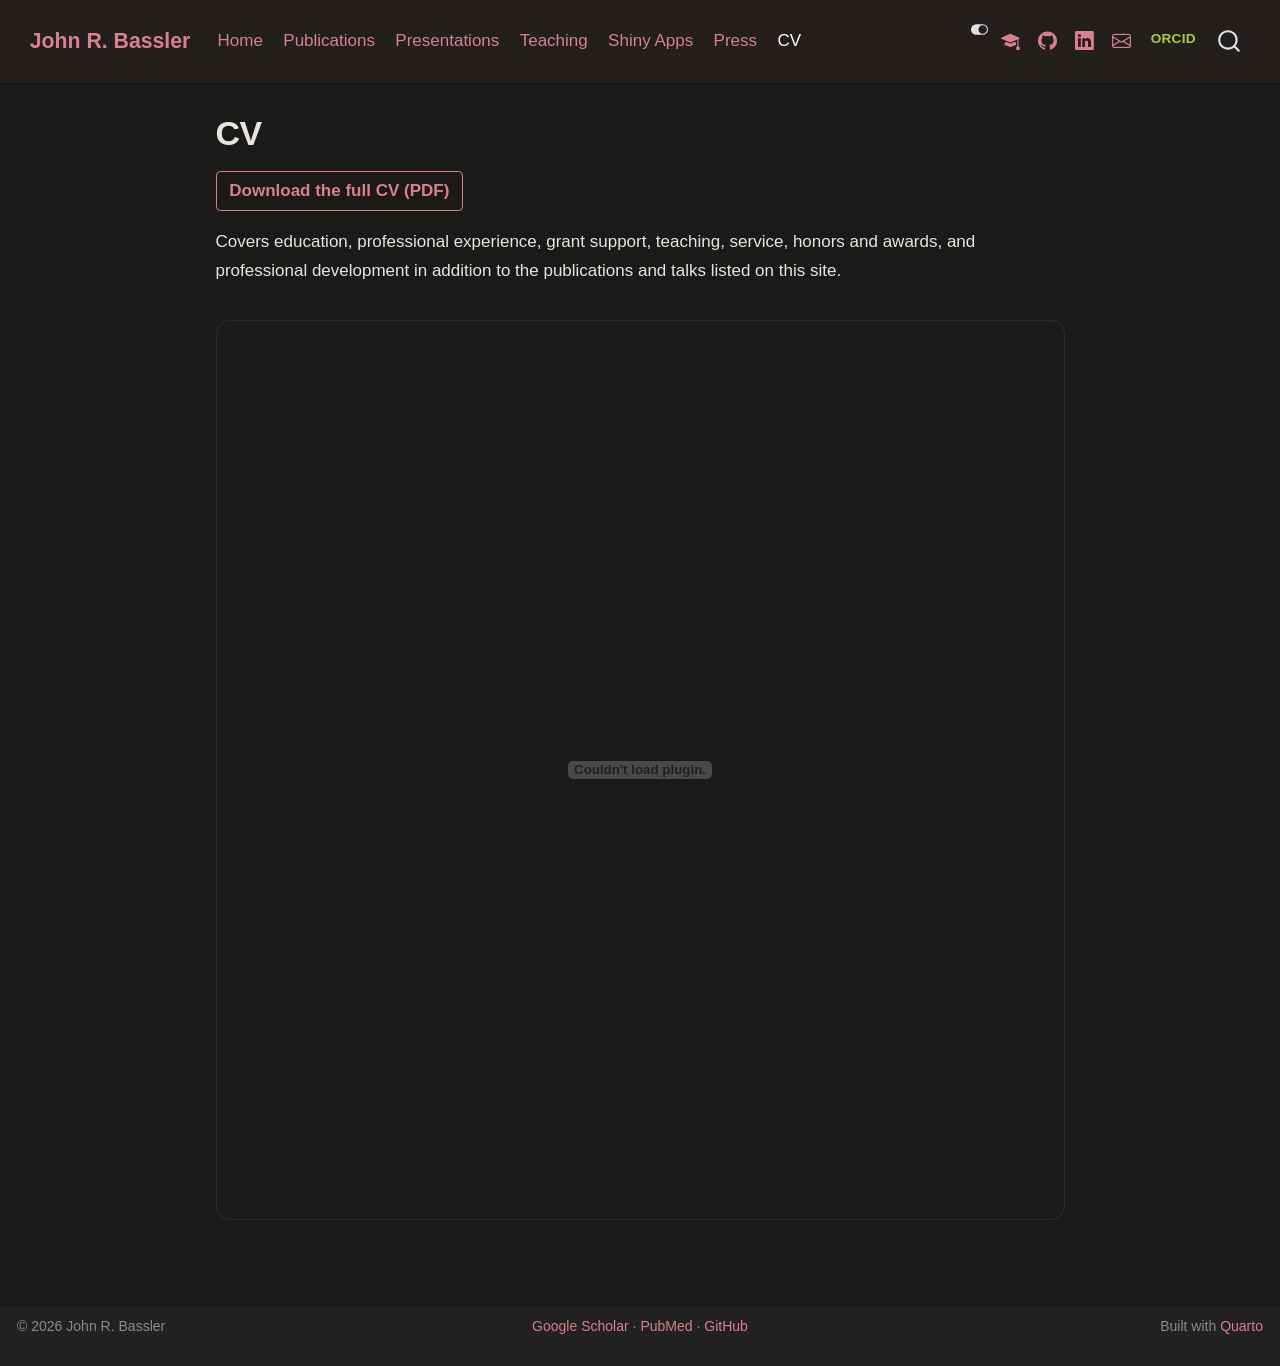
<file: cv.html>
<!DOCTYPE html>
<html xmlns="http://www.w3.org/1999/xhtml" lang="en" xml:lang="en"><head>

<meta charset="utf-8">
<meta name="generator" content="quarto-1.10.18">

<meta name="viewport" content="width=device-width, initial-scale=1.0, user-scalable=yes">


<title>CV – John R. Bassler</title>
<style>
/* Default styles provided by pandoc.
** See https://pandoc.org/MANUAL.html#variables-for-html for config info.
*/
span.smallcaps{font-variant: small-caps;}
div.columns{display: flex; gap: 1.5em;}
div.column{flex: auto;}
@media screen {
div.columns{gap: min(4vw, 1.5em);}
div.column{overflow-x: auto;}
}
div.hanging-indent{margin-left: 1.5em; text-indent: -1.5em;}
ul.task-list{list-style: none;}
ul.task-list li input[type="checkbox"] {
  width: 0.8em;
  margin: 0 0.8em 0.2em -1em; /* quarto-specific, see https://github.com/quarto-dev/quarto-cli/issues/4556 */ 
  vertical-align: middle;
}
</style>


<script src="site_libs/quarto-nav/quarto-nav.js"></script>
<script src="site_libs/quarto-nav/headroom.min.js"></script>
<script src="site_libs/clipboard/clipboard.min.js"></script>
<script src="site_libs/quarto-search/autocomplete.umd.js"></script>
<script src="site_libs/quarto-search/fuse.min.js"></script>
<script src="site_libs/quarto-search/quarto-search.js"></script>
<meta name="quarto:offset" content="./">
<link href="./files/favicon.png" rel="icon" type="image/png">
<script src="site_libs/quarto-html/quarto.js" type="module"></script>
<script src="site_libs/quarto-html/tabsets/tabsets.js" type="module"></script>
<script src="site_libs/quarto-html/popper.min.js"></script>
<script src="site_libs/quarto-html/tippy.umd.min.js"></script>
<script src="site_libs/quarto-html/anchor.min.js"></script>
<link href="site_libs/quarto-html/tippy.css" rel="stylesheet">
<link href="site_libs/quarto-html/quarto-syntax-highlighting-64a204ab8560d761af7679ceaba22944.css" rel="stylesheet" class="quarto-color-scheme" id="quarto-text-highlighting-styles">
<link href="site_libs/quarto-html/quarto-syntax-highlighting-dark-b85bc7c33db8c58e0ec93c3465666fed.css" rel="stylesheet" class="quarto-color-scheme quarto-color-alternate" id="quarto-text-highlighting-styles">
<script src="site_libs/bootstrap/bootstrap.min.js"></script>
<link href="site_libs/bootstrap/bootstrap-icons.css" rel="stylesheet">
<link href="site_libs/bootstrap/bootstrap-b6b1f56758e27fc382f2938800c8a48a.min.css" rel="stylesheet" append-hash="true" class="quarto-color-scheme" id="quarto-bootstrap" data-mode="light">
<link href="site_libs/bootstrap/bootstrap-dark-79d339a665fe88079f67eca3dac91724.min.css" rel="stylesheet" append-hash="true" class="quarto-color-scheme quarto-color-alternate" id="quarto-bootstrap" data-mode="dark">
<script id="quarto-search-options" type="application/json">{
  "location": "navbar",
  "copy-button": false,
  "collapse-after": 3,
  "panel-placement": "end",
  "type": "overlay",
  "limit": 50,
  "keyboard-shortcut": [
    "f",
    "/",
    "s"
  ],
  "show-item-context": false,
  "language": {
    "search-no-results-text": "No results",
    "search-matching-documents-text": "matching documents",
    "search-copy-link-title": "Copy link to search",
    "search-hide-matches-text": "Hide additional matches",
    "search-more-match-text": "more match in this document",
    "search-more-matches-text": "more matches in this document",
    "search-clear-button-title": "Clear",
    "search-text-placeholder": "",
    "search-detached-cancel-button-title": "Cancel",
    "search-submit-button-title": "Submit",
    "search-label": "Search"
  }
}</script>
<!-- GoatCounter: lightweight, privacy-respecting page-view analytics
     (https://www.goatcounter.com). No cookies, no personal data
     retained, so no cookie-consent banner is needed. Included
     site-wide via format.html.include-in-header in _quarto.yml. -->
<script data-goatcounter="https://johnbassler.goatcounter.com/count" async="" src="//gc.zgo.at/count.js"></script>


<link rel="stylesheet" href="styles.css">
<meta property="og:title" content="CV – John R. Bassler">
<meta property="og:description" content="Clinical Database Manager II, UAB Center for AIDS Research. Spatial and survival statistical methods for HIV care outcomes in Alabama and the Deep South.">
<meta property="og:image" content="https://www.johnrbassler.com/files/og-image.png">
<meta property="og:site_name" content="John R. Bassler">
<meta property="og:image:height" content="630">
<meta property="og:image:width" content="1200">
<meta name="twitter:title" content="CV – John R. Bassler">
<meta name="twitter:description" content="Clinical Database Manager II, UAB Center for AIDS Research. Spatial and survival statistical methods for HIV care outcomes in Alabama and the Deep South.">
<meta name="twitter:image" content="https://www.johnrbassler.com/files/og-image.png">
<meta name="twitter:image-height" content="630">
<meta name="twitter:image-width" content="1200">
<meta name="twitter:card" content="summary_large_image">
</head>

<body class="nav-fixed fullcontent quarto-dark"><script id="quarto-html-before-body" type="application/javascript">
    const toggleBodyColorMode = (bsSheetEl) => {
      const mode = bsSheetEl.getAttribute("data-mode");
      const bodyEl = window.document.querySelector("body");
      if (mode === "dark") {
        bodyEl.classList.add("quarto-dark");
        bodyEl.classList.remove("quarto-light");
      } else {
        bodyEl.classList.add("quarto-light");
        bodyEl.classList.remove("quarto-dark");
      }
    }
    const toggleBodyColorPrimary = () => {
      const bsSheetEl = window.document.querySelector("link#quarto-bootstrap:not([rel=disabled-stylesheet])");
      if (bsSheetEl) {
        toggleBodyColorMode(bsSheetEl);
      }
    }
    const setColorSchemeToggle = (alternate) => {
      const toggles = window.document.querySelectorAll('.quarto-color-scheme-toggle');
      for (let i=0; i < toggles.length; i++) {
        const toggle = toggles[i];
        if (toggle) {
          if (alternate) {
            toggle.classList.add("alternate");
          } else {
            toggle.classList.remove("alternate");
          }
        }
      }
    };
    const toggleColorMode = (alternate) => {
      // Switch the stylesheets
      const primaryStylesheets = window.document.querySelectorAll('link.quarto-color-scheme:not(.quarto-color-alternate)');
      const alternateStylesheets = window.document.querySelectorAll('link.quarto-color-scheme.quarto-color-alternate');
      manageTransitions('#quarto-margin-sidebar .nav-link', false);
      if (alternate) {
        // note: dark is layered on light, we don't disable primary!
        enableStylesheet(alternateStylesheets);
        for (const sheetNode of alternateStylesheets) {
          if (sheetNode.id === "quarto-bootstrap") {
            toggleBodyColorMode(sheetNode);
          }
        }
      } else {
        disableStylesheet(alternateStylesheets);
        enableStylesheet(primaryStylesheets)
        toggleBodyColorPrimary();
      }
      manageTransitions('#quarto-margin-sidebar .nav-link', true);
      // Switch the toggles
      setColorSchemeToggle(alternate)
      // Hack to workaround the fact that safari doesn't
      // properly recolor the scrollbar when toggling (#1455)
      if (navigator.userAgent.indexOf('Safari') > 0 && navigator.userAgent.indexOf('Chrome') == -1) {
        manageTransitions("body", false);
        window.scrollTo(0, 1);
        setTimeout(() => {
          window.scrollTo(0, 0);
          manageTransitions("body", true);
        }, 40);
      }
    }
    const disableStylesheet = (stylesheets) => {
      for (let i=0; i < stylesheets.length; i++) {
        const stylesheet = stylesheets[i];
        stylesheet.rel = 'disabled-stylesheet';
      }
    }
    const enableStylesheet = (stylesheets) => {
      for (let i=0; i < stylesheets.length; i++) {
        const stylesheet = stylesheets[i];
        if(stylesheet.rel !== 'stylesheet') { // for Chrome, which will still FOUC without this check
          stylesheet.rel = 'stylesheet';
        }
      }
    }
    const manageTransitions = (selector, allowTransitions) => {
      const els = window.document.querySelectorAll(selector);
      for (let i=0; i < els.length; i++) {
        const el = els[i];
        if (allowTransitions) {
          el.classList.remove('notransition');
        } else {
          el.classList.add('notransition');
        }
      }
    }
    const isFileUrl = () => {
      return window.location.protocol === 'file:';
    }
    const hasAlternateSentinel = () => {
      let styleSentinel = getColorSchemeSentinel();
      if (styleSentinel !== null) {
        return styleSentinel === "alternate";
      } else {
        return false;
      }
    }
    const setStyleSentinel = (alternate) => {
      const value = alternate ? "alternate" : "default";
      if (!isFileUrl()) {
        window.localStorage.setItem("quarto-color-scheme", value);
      } else {
        localAlternateSentinel = value;
      }
    }
    const getColorSchemeSentinel = () => {
      if (!isFileUrl()) {
        const storageValue = window.localStorage.getItem("quarto-color-scheme");
        return storageValue != null ? storageValue : localAlternateSentinel;
      } else {
        return localAlternateSentinel;
      }
    }
    const toggleGiscusIfUsed = (isAlternate, darkModeDefault) => {
      const baseTheme = document.querySelector('#giscus-base-theme')?.value ?? 'light';
      const alternateTheme = document.querySelector('#giscus-alt-theme')?.value ?? 'dark';
      let newTheme = '';
      if(authorPrefersDark) {
        newTheme = isAlternate ? baseTheme : alternateTheme;
      } else {
        newTheme = isAlternate ? alternateTheme : baseTheme;
      }
      const changeGiscusTheme = () => {
        // From: https://github.com/giscus/giscus/issues/336
        const sendMessage = (message) => {
          const iframe = document.querySelector('iframe.giscus-frame');
          if (!iframe) return;
          iframe.contentWindow.postMessage({ giscus: message }, 'https://giscus.app');
        }
        sendMessage({
          setConfig: {
            theme: newTheme
          }
        });
      }
      const isGiscussLoaded = window.document.querySelector('iframe.giscus-frame') !== null;
      if (isGiscussLoaded) {
        changeGiscusTheme();
      }
    };
    const authorPrefersDark = true;
    const darkModeDefault = authorPrefersDark;
    let localAlternateSentinel = darkModeDefault ? 'alternate' : 'default';
    // Dark / light mode switch
    window.quartoToggleColorScheme = () => {
      // Read the current dark / light value
      let toAlternate = !hasAlternateSentinel();
      toggleColorMode(toAlternate);
      setStyleSentinel(toAlternate);
      toggleGiscusIfUsed(toAlternate, darkModeDefault);
      window.dispatchEvent(new Event('resize'));
    };
    // Switch to dark mode if need be
    if (hasAlternateSentinel()) {
      toggleColorMode(true);
    } else {
      toggleColorMode(false);
    }
  </script>

<div id="quarto-search-results"></div>
  <header id="quarto-header" class="headroom fixed-top">
    <nav class="navbar navbar-expand-lg " data-bs-theme="dark">
      <div class="navbar-container container-fluid">
      <div class="navbar-brand-container mx-auto">
    <a class="navbar-brand" href="./index.html">
    <span class="navbar-title">John R. Bassler</span>
    </a>
  </div>
            <div id="quarto-search" class="" title="Search"></div>
          <button class="navbar-toggler" type="button" data-bs-toggle="collapse" data-bs-target="#navbarCollapse" aria-controls="navbarCollapse" role="menu" aria-expanded="false" aria-label="Toggle navigation" onclick="if (window.quartoToggleHeadroom) { window.quartoToggleHeadroom(); }">
  <span class="navbar-toggler-icon"></span>
</button>
          <div class="collapse navbar-collapse" id="navbarCollapse">
            <ul class="navbar-nav navbar-nav-scroll me-auto">
  <li class="nav-item">
    <a class="nav-link" href="./index.html"> 
<span class="menu-text">Home</span></a>
  </li>  
  <li class="nav-item">
    <a class="nav-link" href="./publications.html"> 
<span class="menu-text">Publications</span></a>
  </li>  
  <li class="nav-item">
    <a class="nav-link" href="./talks.html"> 
<span class="menu-text">Presentations</span></a>
  </li>  
  <li class="nav-item">
    <a class="nav-link" href="./teaching.html"> 
<span class="menu-text">Teaching</span></a>
  </li>  
  <li class="nav-item">
    <a class="nav-link" href="./shiny-apps.html"> 
<span class="menu-text">Shiny Apps</span></a>
  </li>  
  <li class="nav-item">
    <a class="nav-link" href="./press.html"> 
<span class="menu-text">Press</span></a>
  </li>  
  <li class="nav-item">
    <a class="nav-link active" href="./cv.html" aria-current="page"> 
<span class="menu-text">CV</span></a>
  </li>  
</ul>
            <ul class="navbar-nav navbar-nav-scroll ms-auto">
  <li class="nav-item compact">
    <a class="nav-link" href="https://scholar.google.com/citations?user=0GkEp_cAAAAJ&amp;hl=en"> <i class="bi bi-mortarboard-fill" role="img" aria-label="Google Scholar">
</i> 
<span class="menu-text"></span></a>
  </li>  
  <li class="nav-item compact">
    <a class="nav-link" href="https://github.com/JRBassler"> <i class="bi bi-github" role="img" aria-label="GitHub">
</i> 
<span class="menu-text"></span></a>
  </li>  
  <li class="nav-item compact">
    <a class="nav-link" href="https://www.linkedin.com/in/john-bassler-drph/"> <i class="bi bi-linkedin" role="img" aria-label="LinkedIn">
</i> 
<span class="menu-text"></span></a>
  </li>  
  <li class="nav-item compact">
    <a class="nav-link" href="mailto:johnrbassler@gmail.com"> <i class="bi bi-envelope" role="img" aria-label="Email">
</i> 
<span class="menu-text"></span></a>
  </li>  
  <li class="nav-item">
    <a class="nav-link" href="https://orcid.org/0000-0003-2277-9388"> 
<span class="menu-text">ORCID</span></a>
  </li>  
</ul>
          </div> <!-- /navcollapse -->
            <div class="quarto-navbar-tools">
  <a href="" class="quarto-color-scheme-toggle quarto-navigation-tool  px-1" onclick="window.quartoToggleColorScheme(); return false;" title="Toggle dark mode"><i class="bi"></i></a>
</div>
      </div> <!-- /container-fluid -->
    </nav>
</header>
<!-- content -->
<div id="quarto-content" class="quarto-container page-columns page-rows-contents page-layout-article page-navbar">
<!-- sidebar -->
<!-- margin-sidebar -->
    
<!-- main -->
<main class="content" id="quarto-document-content">


<header id="title-block-header" class="quarto-title-block default">
<div class="quarto-title">
<h1 class="title">CV</h1>
</div>



<div class="quarto-title-meta">

    
  
    
  </div>
  


</header>


<p><a href="files/Bassler_CV.pdf" class="btn btn-outline-primary" target="_blank"><strong>Download the full CV (PDF)</strong></a></p>
<p>Covers education, professional experience, grant support, teaching, service, honors and awards, and professional development in addition to the publications and talks listed on this site.</p>
<embed src="files/Bassler_CV.pdf" type="application/pdf" width="100%" height="900px" style="border: 1px solid #ddd; border-radius: 6px; margin-top: 1rem;">



</main> <!-- /main -->
<script id="quarto-html-after-body" type="application/javascript">
  window.document.addEventListener("DOMContentLoaded", function (event) {
    // Ensure there is a toggle, if there isn't float one in the top right
    if (window.document.querySelector('.quarto-color-scheme-toggle') === null) {
      const a = window.document.createElement('a');
      a.classList.add('top-right');
      a.classList.add('quarto-color-scheme-toggle');
      a.href = "";
      a.onclick = function() { try { window.quartoToggleColorScheme(); } catch {} return false; };
      const i = window.document.createElement("i");
      i.classList.add('bi');
      a.appendChild(i);
      window.document.body.appendChild(a);
    }
    setColorSchemeToggle(hasAlternateSentinel())
    const icon = "";
    const anchorJS = new window.AnchorJS();
    anchorJS.options = {
      placement: 'right',
      icon: icon
    };
    anchorJS.add('.anchored');
    const isCodeAnnotation = (el) => {
      for (const clz of el.classList) {
        if (clz.startsWith('code-annotation-')) {                     
          return true;
        }
      }
      return false;
    }
    const onCopySuccess = function(e) {
      // button target
      const button = e.trigger;
      // don't keep focus
      button.blur();
      // flash "checked"
      button.classList.add('code-copy-button-checked');
      var currentTitle = button.getAttribute("title");
      button.setAttribute("title", "Copied!");
      let tooltip;
      if (window.bootstrap) {
        button.setAttribute("data-bs-toggle", "tooltip");
        button.setAttribute("data-bs-placement", "left");
        button.setAttribute("data-bs-title", "Copied!");
        tooltip = new bootstrap.Tooltip(button, 
          { trigger: "manual", 
            customClass: "code-copy-button-tooltip",
            offset: [0, -8]});
        tooltip.show();    
      }
      setTimeout(function() {
        if (tooltip) {
          tooltip.hide();
          button.removeAttribute("data-bs-title");
          button.removeAttribute("data-bs-toggle");
          button.removeAttribute("data-bs-placement");
        }
        button.setAttribute("title", currentTitle);
        button.classList.remove('code-copy-button-checked');
      }, 1000);
      // clear code selection
      e.clearSelection();
    }
    const getTextToCopy = function(trigger) {
      const outerScaffold = trigger.parentElement.cloneNode(true);
      const codeEl = outerScaffold.querySelector('code');
      for (const childEl of codeEl.children) {
        if (isCodeAnnotation(childEl)) {
          childEl.remove();
        }
      }
      return codeEl.innerText;
    }
    const clipboard = new window.ClipboardJS('.code-copy-button:not([data-in-quarto-modal])', {
      text: getTextToCopy
    });
    clipboard.on('success', onCopySuccess);
    if (window.document.getElementById('quarto-embedded-source-code-modal')) {
      const clipboardModal = new window.ClipboardJS('.code-copy-button[data-in-quarto-modal]', {
        text: getTextToCopy,
        container: window.document.getElementById('quarto-embedded-source-code-modal')
      });
      clipboardModal.on('success', onCopySuccess);
    }
      var localhostRegex = new RegExp(/^(?:http|https):\/\/localhost\:?[0-9]*\//);
      var mailtoRegex = new RegExp(/^mailto:/);
        var filterRegex = new RegExp("https:\/\/www\.johnrbassler\.com");
      var isInternal = (href) => {
          return filterRegex.test(href) || localhostRegex.test(href) || mailtoRegex.test(href);
      }
      // Inspect non-navigation links and adorn them if external
     var links = window.document.querySelectorAll('a[href]:not(.nav-link):not(.navbar-brand):not(.toc-action):not(.sidebar-link):not(.sidebar-item-toggle):not(.pagination-link):not(.no-external):not([aria-hidden]):not(.dropdown-item):not(.quarto-navigation-tool):not(.about-link)');
      for (var i=0; i<links.length; i++) {
        const link = links[i];
        if (!isInternal(link.href)) {
          // undo the damage that might have been done by quarto-nav.js in the case of
          // links that we want to consider external
          if (link.dataset.originalHref !== undefined) {
            link.href = link.dataset.originalHref;
          }
            // target, if specified
            link.setAttribute("target", "_blank");
            if (link.getAttribute("rel") === null) {
              link.setAttribute("rel", "noopener");
            }
        }
      }
    function tippyHover(el, contentFn, onTriggerFn, onUntriggerFn) {
      const config = {
        allowHTML: true,
        maxWidth: 500,
        delay: 100,
        arrow: false,
        appendTo: function(el) {
            return el.parentElement;
        },
        interactive: true,
        interactiveBorder: 10,
        theme: 'quarto',
        placement: 'bottom-start',
      };
      if (contentFn) {
        config.content = contentFn;
      }
      if (onTriggerFn) {
        config.onTrigger = onTriggerFn;
      }
      if (onUntriggerFn) {
        config.onUntrigger = onUntriggerFn;
      }
      window.tippy(el, config); 
    }
    const noterefs = window.document.querySelectorAll('a[role="doc-noteref"]');
    for (var i=0; i<noterefs.length; i++) {
      const ref = noterefs[i];
      tippyHover(ref, function() {
        // use id or data attribute instead here
        let href = ref.getAttribute('data-footnote-href') || ref.getAttribute('href');
        try { href = new URL(href).hash; } catch {}
        const id = href.replace(/^#\/?/, "");
        const note = window.document.getElementById(id);
        if (note) {
          return note.innerHTML;
        } else {
          return "";
        }
      });
    }
    const xrefs = window.document.querySelectorAll('a.quarto-xref');
    const processXRef = (id, note) => {
      // Strip column container classes
      const stripColumnClz = (el) => {
        el.classList.remove("page-full", "page-columns");
        if (el.children) {
          for (const child of el.children) {
            stripColumnClz(child);
          }
        }
      }
      stripColumnClz(note)
      if (id === null || id.startsWith('sec-')) {
        // Special case sections, only their first couple elements
        const container = document.createElement("div");
        if (note.children && note.children.length > 2) {
          container.appendChild(note.children[0].cloneNode(true));
          for (let i = 1; i < note.children.length; i++) {
            const child = note.children[i];
            if (child.tagName === "P" && child.innerText === "") {
              continue;
            } else {
              container.appendChild(child.cloneNode(true));
              break;
            }
          }
          if (window.Quarto?.typesetMath) {
            window.Quarto.typesetMath(container);
          }
          return container.innerHTML
        } else {
          if (window.Quarto?.typesetMath) {
            window.Quarto.typesetMath(note);
          }
          return note.innerHTML;
        }
      } else {
        // Remove any anchor links if they are present
        const anchorLink = note.querySelector('a.anchorjs-link');
        if (anchorLink) {
          anchorLink.remove();
        }
        if (window.Quarto?.typesetMath) {
          window.Quarto.typesetMath(note);
        }
        if (note.classList.contains("callout")) {
          return note.outerHTML;
        } else {
          return note.innerHTML;
        }
      }
    }
    for (var i=0; i<xrefs.length; i++) {
      const xref = xrefs[i];
      tippyHover(xref, undefined, function(instance) {
        instance.disable();
        let url = xref.getAttribute('href');
        let hash = undefined; 
        if (url.startsWith('#')) {
          hash = url;
        } else {
          try { hash = new URL(url).hash; } catch {}
        }
        if (hash) {
          const id = hash.replace(/^#\/?/, "");
          const note = window.document.getElementById(id);
          if (note !== null) {
            try {
              const html = processXRef(id, note.cloneNode(true));
              instance.setContent(html);
            } finally {
              instance.enable();
              instance.show();
            }
          } else {
            // See if we can fetch this
            fetch(url.split('#')[0])
            .then(res => res.text())
            .then(html => {
              const parser = new DOMParser();
              const htmlDoc = parser.parseFromString(html, "text/html");
              const note = htmlDoc.getElementById(id);
              if (note !== null) {
                const html = processXRef(id, note);
                instance.setContent(html);
              } 
            }).finally(() => {
              instance.enable();
              instance.show();
            });
          }
        } else {
          // See if we can fetch a full url (with no hash to target)
          // This is a special case and we should probably do some content thinning / targeting
          fetch(url)
          .then(res => res.text())
          .then(html => {
            const parser = new DOMParser();
            const htmlDoc = parser.parseFromString(html, "text/html");
            const note = htmlDoc.querySelector('main.content');
            if (note !== null) {
              // This should only happen for chapter cross references
              // (since there is no id in the URL)
              // remove the first header
              if (note.children.length > 0 && note.children[0].tagName === "HEADER") {
                note.children[0].remove();
              }
              const html = processXRef(null, note);
              instance.setContent(html);
            } 
          }).finally(() => {
            instance.enable();
            instance.show();
          });
        }
      }, function(instance) {
      });
    }
        let selectedAnnoteEl;
        const selectorForAnnotation = ( cell, annotation) => {
          let cellAttr = 'data-code-cell="' + cell + '"';
          let lineAttr = 'data-code-annotation="' +  annotation + '"';
          const selector = 'span[' + cellAttr + '][' + lineAttr + ']';
          return selector;
        }
        const selectCodeLines = (annoteEl) => {
          const doc = window.document;
          const targetCell = annoteEl.getAttribute("data-target-cell");
          const targetAnnotation = annoteEl.getAttribute("data-target-annotation");
          const annoteSpan = window.document.querySelector(selectorForAnnotation(targetCell, targetAnnotation));
          const lines = annoteSpan.getAttribute("data-code-lines").split(",");
          const lineIds = lines.map((line) => {
            return targetCell + "-" + line;
          })
          let top = null;
          let height = null;
          let parent = null;
          if (lineIds.length > 0) {
              //compute the position of the single el (top and bottom and make a div)
              const el = window.document.getElementById(lineIds[0]);
              top = el.offsetTop;
              height = el.offsetHeight;
              parent = el.parentElement.parentElement;
            if (lineIds.length > 1) {
              const lastEl = window.document.getElementById(lineIds[lineIds.length - 1]);
              const bottom = lastEl.offsetTop + lastEl.offsetHeight;
              height = bottom - top;
            }
            if (top !== null && height !== null && parent !== null) {
              // cook up a div (if necessary) and position it 
              let div = window.document.getElementById("code-annotation-line-highlight");
              if (div === null) {
                div = window.document.createElement("div");
                div.setAttribute("id", "code-annotation-line-highlight");
                div.style.position = 'absolute';
                parent.appendChild(div);
              }
              div.style.top = top - 2 + "px";
              div.style.height = height + 4 + "px";
              div.style.left = 0;
              let gutterDiv = window.document.getElementById("code-annotation-line-highlight-gutter");
              if (gutterDiv === null) {
                gutterDiv = window.document.createElement("div");
                gutterDiv.setAttribute("id", "code-annotation-line-highlight-gutter");
                gutterDiv.style.position = 'absolute';
                const codeCell = window.document.getElementById(targetCell);
                const gutter = codeCell.querySelector('.code-annotation-gutter');
                gutter.appendChild(gutterDiv);
              }
              gutterDiv.style.top = top - 2 + "px";
              gutterDiv.style.height = height + 4 + "px";
            }
            selectedAnnoteEl = annoteEl;
          }
        };
        const unselectCodeLines = () => {
          const elementsIds = ["code-annotation-line-highlight", "code-annotation-line-highlight-gutter"];
          elementsIds.forEach((elId) => {
            const div = window.document.getElementById(elId);
            if (div) {
              div.remove();
            }
          });
          selectedAnnoteEl = undefined;
        };
          // Handle positioning of the toggle
      window.addEventListener(
        "resize",
        throttle(() => {
          elRect = undefined;
          if (selectedAnnoteEl) {
            selectCodeLines(selectedAnnoteEl);
          }
        }, 10)
      );
      function throttle(fn, ms) {
      let throttle = false;
      let timer;
        return (...args) => {
          if(!throttle) { // first call gets through
              fn.apply(this, args);
              throttle = true;
          } else { // all the others get throttled
              if(timer) clearTimeout(timer); // cancel #2
              timer = setTimeout(() => {
                fn.apply(this, args);
                timer = throttle = false;
              }, ms);
          }
        };
      }
        // Attach click handler to the DT
        const annoteDls = window.document.querySelectorAll('dt[data-target-cell]');
        for (const annoteDlNode of annoteDls) {
          annoteDlNode.addEventListener('click', (event) => {
            const clickedEl = event.target;
            if (clickedEl !== selectedAnnoteEl) {
              unselectCodeLines();
              const activeEl = window.document.querySelector('dt[data-target-cell].code-annotation-active');
              if (activeEl) {
                activeEl.classList.remove('code-annotation-active');
              }
              selectCodeLines(clickedEl);
              clickedEl.classList.add('code-annotation-active');
            } else {
              // Unselect the line
              unselectCodeLines();
              clickedEl.classList.remove('code-annotation-active');
            }
          });
        }
    const findCites = (el) => {
      const parentEl = el.parentElement;
      if (parentEl) {
        const cites = parentEl.dataset.cites;
        if (cites) {
          return {
            el,
            cites: cites.split(' ')
          };
        } else {
          return findCites(el.parentElement)
        }
      } else {
        return undefined;
      }
    };
    var bibliorefs = window.document.querySelectorAll('a[role="doc-biblioref"]');
    for (var i=0; i<bibliorefs.length; i++) {
      const ref = bibliorefs[i];
      const citeInfo = findCites(ref);
      if (citeInfo) {
        tippyHover(citeInfo.el, function() {
          var popup = window.document.createElement('div');
          citeInfo.cites.forEach(function(cite) {
            var citeDiv = window.document.createElement('div');
            citeDiv.classList.add('hanging-indent');
            citeDiv.classList.add('csl-entry');
            var biblioDiv = window.document.getElementById('ref-' + cite);
            if (biblioDiv) {
              citeDiv.innerHTML = biblioDiv.innerHTML;
            }
            popup.appendChild(citeDiv);
          });
          return popup.innerHTML;
        });
      }
    }
  });
  </script>
</div> <!-- /content -->
<footer class="footer">
  <div class="nav-footer">
    <div class="nav-footer-left">
<p>© 2026 John R. Bassler</p>
</div>   
    <div class="nav-footer-center">
<p><a href="https://scholar.google.com/citations?user=0GkEp_cAAAAJ&amp;hl=en">Google Scholar</a> · <a href="https://www.ncbi.nlm.nih.gov/myncbi/john.bassler.2/bibliography/public/">PubMed</a> · <a href="https://github.com/JRBassler">GitHub</a></p>
</div>
    <div class="nav-footer-right">
<p>Built with <a href="https://quarto.org">Quarto</a></p>
</div>
  </div>
</footer>
<script>
// Quarto always renders the light/dark toggle inside its own
// .quarto-navbar-tools element, which sits after the icon links
// (Google Scholar / GitHub / LinkedIn / email) rather than before
// them, and there's no theme/navbar YAML option to change that
// ordering. This runs on every page (included site-wide via
// format.html.include-after-body in _quarto.yml) and simply moves
// the already-rendered toggle button to be the first item in that
// icon list instead, so it reads left-to-right as: toggle, Google
// Scholar, GitHub, LinkedIn, email, (search).
//
// This only relocates the existing DOM node — it doesn't clone or
// recreate it, so the toggle's own click handler and Quarto's
// internal wiring keep working exactly as before.
(function () {
  function moveToggle() {
    var toggle = document.querySelector(".quarto-color-scheme-toggle");
    var iconList = document.querySelector(".navbar-nav.ms-auto");
    if (!toggle || !iconList) return;

    var li = document.createElement("li");
    li.className = "nav-item compact";
    li.appendChild(toggle);
    iconList.insertBefore(li, iconList.firstChild);
  }

  if (document.readyState === "loading") {
    document.addEventListener("DOMContentLoaded", moveToggle);
  } else {
    moveToggle();
  }
})();
</script>




</body></html>
</file>
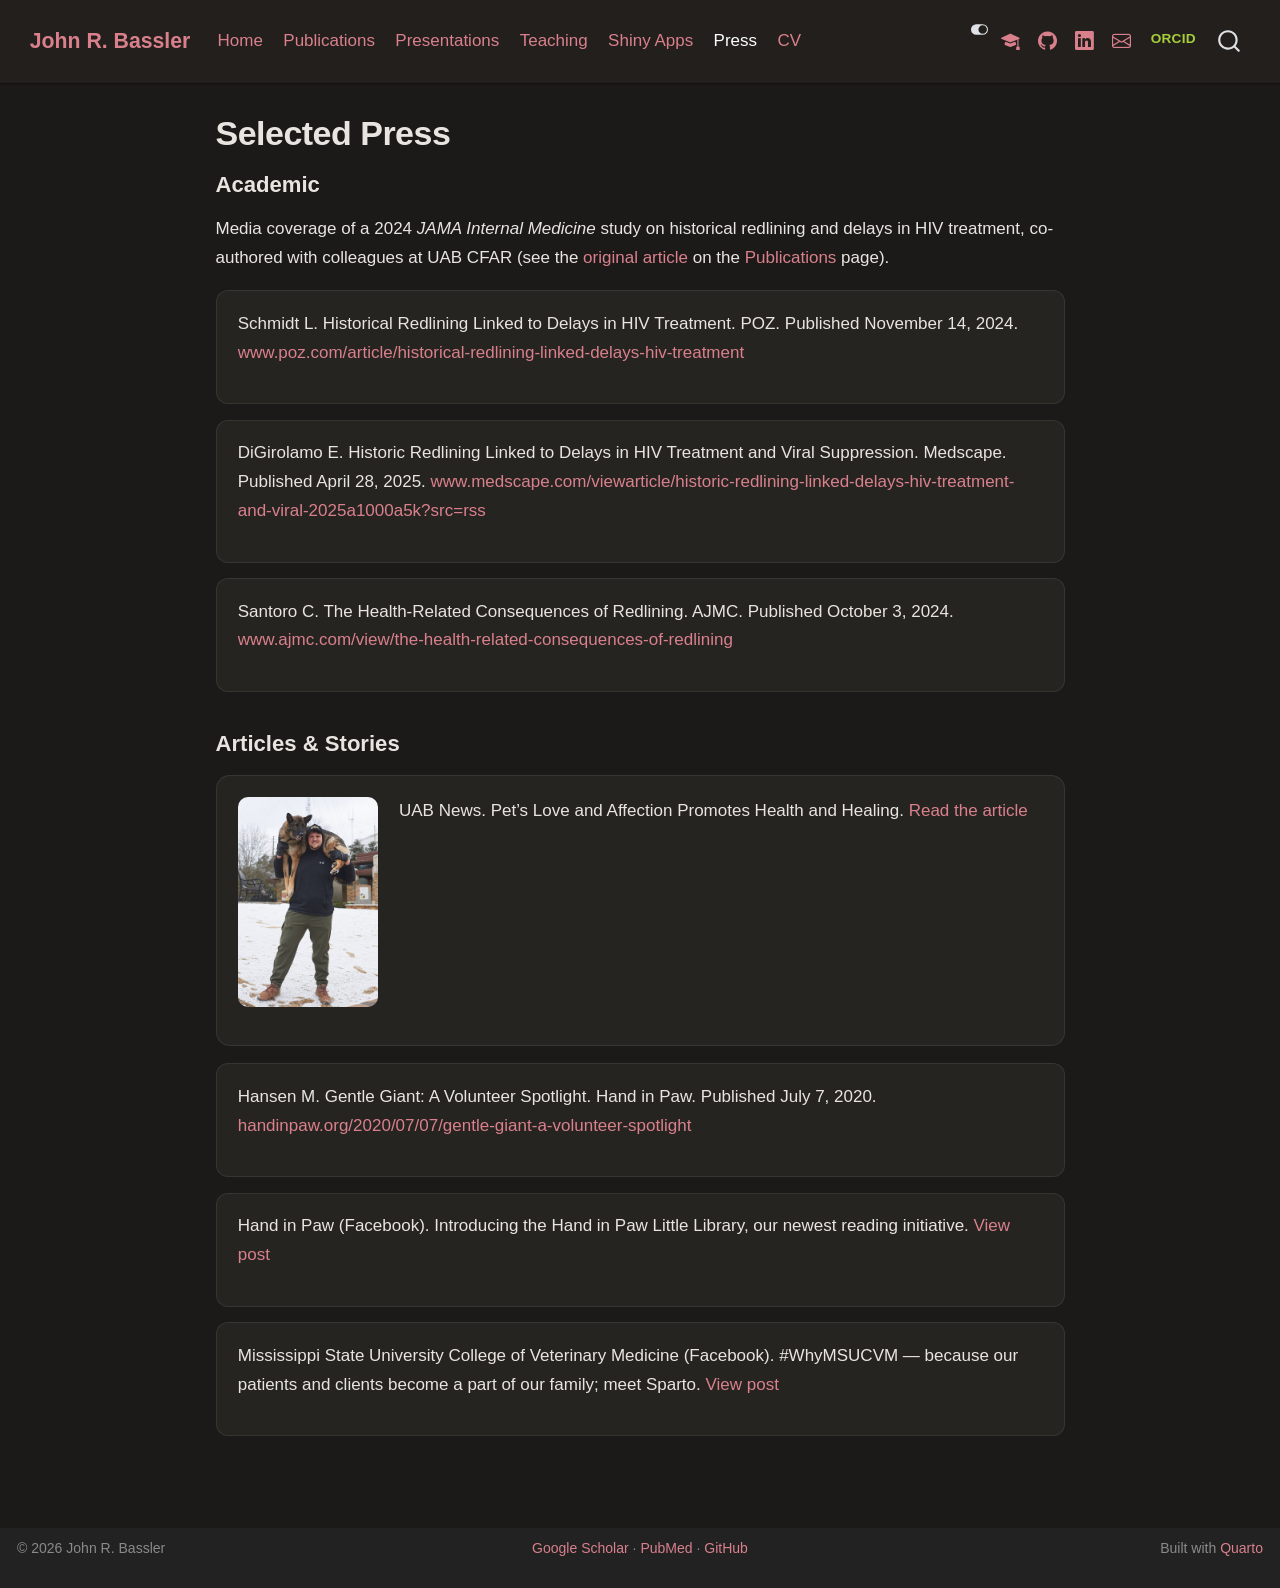
<file: press.html>
<!DOCTYPE html>
<html xmlns="http://www.w3.org/1999/xhtml" lang="en" xml:lang="en"><head>

<meta charset="utf-8">
<meta name="generator" content="quarto-1.10.18">

<meta name="viewport" content="width=device-width, initial-scale=1.0, user-scalable=yes">


<title>Selected Press – John R. Bassler</title>
<style>
/* Default styles provided by pandoc.
** See https://pandoc.org/MANUAL.html#variables-for-html for config info.
*/
span.smallcaps{font-variant: small-caps;}
div.columns{display: flex; gap: 1.5em;}
div.column{flex: auto;}
@media screen {
div.columns{gap: min(4vw, 1.5em);}
div.column{overflow-x: auto;}
}
div.hanging-indent{margin-left: 1.5em; text-indent: -1.5em;}
ul.task-list{list-style: none;}
ul.task-list li input[type="checkbox"] {
  width: 0.8em;
  margin: 0 0.8em 0.2em -1em; /* quarto-specific, see https://github.com/quarto-dev/quarto-cli/issues/4556 */ 
  vertical-align: middle;
}
</style>


<script src="site_libs/quarto-nav/quarto-nav.js"></script>
<script src="site_libs/quarto-nav/headroom.min.js"></script>
<script src="site_libs/clipboard/clipboard.min.js"></script>
<script src="site_libs/quarto-search/autocomplete.umd.js"></script>
<script src="site_libs/quarto-search/fuse.min.js"></script>
<script src="site_libs/quarto-search/quarto-search.js"></script>
<meta name="quarto:offset" content="./">
<link href="./files/favicon.png" rel="icon" type="image/png">
<script src="site_libs/quarto-html/quarto.js" type="module"></script>
<script src="site_libs/quarto-html/tabsets/tabsets.js" type="module"></script>
<script src="site_libs/quarto-html/popper.min.js"></script>
<script src="site_libs/quarto-html/tippy.umd.min.js"></script>
<script src="site_libs/quarto-html/anchor.min.js"></script>
<link href="site_libs/quarto-html/tippy.css" rel="stylesheet">
<link href="site_libs/quarto-html/quarto-syntax-highlighting-64a204ab8560d761af7679ceaba22944.css" rel="stylesheet" class="quarto-color-scheme" id="quarto-text-highlighting-styles">
<link href="site_libs/quarto-html/quarto-syntax-highlighting-dark-b85bc7c33db8c58e0ec93c3465666fed.css" rel="stylesheet" class="quarto-color-scheme quarto-color-alternate" id="quarto-text-highlighting-styles">
<script src="site_libs/bootstrap/bootstrap.min.js"></script>
<link href="site_libs/bootstrap/bootstrap-icons.css" rel="stylesheet">
<link href="site_libs/bootstrap/bootstrap-b6b1f56758e27fc382f2938800c8a48a.min.css" rel="stylesheet" append-hash="true" class="quarto-color-scheme" id="quarto-bootstrap" data-mode="light">
<link href="site_libs/bootstrap/bootstrap-dark-79d339a665fe88079f67eca3dac91724.min.css" rel="stylesheet" append-hash="true" class="quarto-color-scheme quarto-color-alternate" id="quarto-bootstrap" data-mode="dark">
<script id="quarto-search-options" type="application/json">{
  "location": "navbar",
  "copy-button": false,
  "collapse-after": 3,
  "panel-placement": "end",
  "type": "overlay",
  "limit": 50,
  "keyboard-shortcut": [
    "f",
    "/",
    "s"
  ],
  "show-item-context": false,
  "language": {
    "search-no-results-text": "No results",
    "search-matching-documents-text": "matching documents",
    "search-copy-link-title": "Copy link to search",
    "search-hide-matches-text": "Hide additional matches",
    "search-more-match-text": "more match in this document",
    "search-more-matches-text": "more matches in this document",
    "search-clear-button-title": "Clear",
    "search-text-placeholder": "",
    "search-detached-cancel-button-title": "Cancel",
    "search-submit-button-title": "Submit",
    "search-label": "Search"
  }
}</script>
<!-- GoatCounter: lightweight, privacy-respecting page-view analytics
     (https://www.goatcounter.com). No cookies, no personal data
     retained, so no cookie-consent banner is needed. Included
     site-wide via format.html.include-in-header in _quarto.yml. -->
<script data-goatcounter="https://johnbassler.goatcounter.com/count" async="" src="//gc.zgo.at/count.js"></script>


<link rel="stylesheet" href="styles.css">
<meta property="og:title" content="Selected Press – John R. Bassler">
<meta property="og:description" content="Clinical Database Manager II, UAB Center for AIDS Research. Spatial and survival statistical methods for HIV care outcomes in Alabama and the Deep South.">
<meta property="og:image" content="https://www.johnrbassler.com/files/fun-photo.jpg">
<meta property="og:site_name" content="John R. Bassler">
<meta property="og:image:alt" content="John R. Bassler">
<meta name="twitter:title" content="Selected Press – John R. Bassler">
<meta name="twitter:description" content="Clinical Database Manager II, UAB Center for AIDS Research. Spatial and survival statistical methods for HIV care outcomes in Alabama and the Deep South.">
<meta name="twitter:image" content="https://www.johnrbassler.com/files/fun-photo.jpg">
<meta name="twitter:image:alt" content="John R. Bassler">
<meta name="twitter:card" content="summary_large_image">
</head>

<body class="nav-fixed fullcontent quarto-dark"><script id="quarto-html-before-body" type="application/javascript">
    const toggleBodyColorMode = (bsSheetEl) => {
      const mode = bsSheetEl.getAttribute("data-mode");
      const bodyEl = window.document.querySelector("body");
      if (mode === "dark") {
        bodyEl.classList.add("quarto-dark");
        bodyEl.classList.remove("quarto-light");
      } else {
        bodyEl.classList.add("quarto-light");
        bodyEl.classList.remove("quarto-dark");
      }
    }
    const toggleBodyColorPrimary = () => {
      const bsSheetEl = window.document.querySelector("link#quarto-bootstrap:not([rel=disabled-stylesheet])");
      if (bsSheetEl) {
        toggleBodyColorMode(bsSheetEl);
      }
    }
    const setColorSchemeToggle = (alternate) => {
      const toggles = window.document.querySelectorAll('.quarto-color-scheme-toggle');
      for (let i=0; i < toggles.length; i++) {
        const toggle = toggles[i];
        if (toggle) {
          if (alternate) {
            toggle.classList.add("alternate");
          } else {
            toggle.classList.remove("alternate");
          }
        }
      }
    };
    const toggleColorMode = (alternate) => {
      // Switch the stylesheets
      const primaryStylesheets = window.document.querySelectorAll('link.quarto-color-scheme:not(.quarto-color-alternate)');
      const alternateStylesheets = window.document.querySelectorAll('link.quarto-color-scheme.quarto-color-alternate');
      manageTransitions('#quarto-margin-sidebar .nav-link', false);
      if (alternate) {
        // note: dark is layered on light, we don't disable primary!
        enableStylesheet(alternateStylesheets);
        for (const sheetNode of alternateStylesheets) {
          if (sheetNode.id === "quarto-bootstrap") {
            toggleBodyColorMode(sheetNode);
          }
        }
      } else {
        disableStylesheet(alternateStylesheets);
        enableStylesheet(primaryStylesheets)
        toggleBodyColorPrimary();
      }
      manageTransitions('#quarto-margin-sidebar .nav-link', true);
      // Switch the toggles
      setColorSchemeToggle(alternate)
      // Hack to workaround the fact that safari doesn't
      // properly recolor the scrollbar when toggling (#1455)
      if (navigator.userAgent.indexOf('Safari') > 0 && navigator.userAgent.indexOf('Chrome') == -1) {
        manageTransitions("body", false);
        window.scrollTo(0, 1);
        setTimeout(() => {
          window.scrollTo(0, 0);
          manageTransitions("body", true);
        }, 40);
      }
    }
    const disableStylesheet = (stylesheets) => {
      for (let i=0; i < stylesheets.length; i++) {
        const stylesheet = stylesheets[i];
        stylesheet.rel = 'disabled-stylesheet';
      }
    }
    const enableStylesheet = (stylesheets) => {
      for (let i=0; i < stylesheets.length; i++) {
        const stylesheet = stylesheets[i];
        if(stylesheet.rel !== 'stylesheet') { // for Chrome, which will still FOUC without this check
          stylesheet.rel = 'stylesheet';
        }
      }
    }
    const manageTransitions = (selector, allowTransitions) => {
      const els = window.document.querySelectorAll(selector);
      for (let i=0; i < els.length; i++) {
        const el = els[i];
        if (allowTransitions) {
          el.classList.remove('notransition');
        } else {
          el.classList.add('notransition');
        }
      }
    }
    const isFileUrl = () => {
      return window.location.protocol === 'file:';
    }
    const hasAlternateSentinel = () => {
      let styleSentinel = getColorSchemeSentinel();
      if (styleSentinel !== null) {
        return styleSentinel === "alternate";
      } else {
        return false;
      }
    }
    const setStyleSentinel = (alternate) => {
      const value = alternate ? "alternate" : "default";
      if (!isFileUrl()) {
        window.localStorage.setItem("quarto-color-scheme", value);
      } else {
        localAlternateSentinel = value;
      }
    }
    const getColorSchemeSentinel = () => {
      if (!isFileUrl()) {
        const storageValue = window.localStorage.getItem("quarto-color-scheme");
        return storageValue != null ? storageValue : localAlternateSentinel;
      } else {
        return localAlternateSentinel;
      }
    }
    const toggleGiscusIfUsed = (isAlternate, darkModeDefault) => {
      const baseTheme = document.querySelector('#giscus-base-theme')?.value ?? 'light';
      const alternateTheme = document.querySelector('#giscus-alt-theme')?.value ?? 'dark';
      let newTheme = '';
      if(authorPrefersDark) {
        newTheme = isAlternate ? baseTheme : alternateTheme;
      } else {
        newTheme = isAlternate ? alternateTheme : baseTheme;
      }
      const changeGiscusTheme = () => {
        // From: https://github.com/giscus/giscus/issues/336
        const sendMessage = (message) => {
          const iframe = document.querySelector('iframe.giscus-frame');
          if (!iframe) return;
          iframe.contentWindow.postMessage({ giscus: message }, 'https://giscus.app');
        }
        sendMessage({
          setConfig: {
            theme: newTheme
          }
        });
      }
      const isGiscussLoaded = window.document.querySelector('iframe.giscus-frame') !== null;
      if (isGiscussLoaded) {
        changeGiscusTheme();
      }
    };
    const authorPrefersDark = true;
    const darkModeDefault = authorPrefersDark;
    let localAlternateSentinel = darkModeDefault ? 'alternate' : 'default';
    // Dark / light mode switch
    window.quartoToggleColorScheme = () => {
      // Read the current dark / light value
      let toAlternate = !hasAlternateSentinel();
      toggleColorMode(toAlternate);
      setStyleSentinel(toAlternate);
      toggleGiscusIfUsed(toAlternate, darkModeDefault);
      window.dispatchEvent(new Event('resize'));
    };
    // Switch to dark mode if need be
    if (hasAlternateSentinel()) {
      toggleColorMode(true);
    } else {
      toggleColorMode(false);
    }
  </script>

<div id="quarto-search-results"></div>
  <header id="quarto-header" class="headroom fixed-top">
    <nav class="navbar navbar-expand-lg " data-bs-theme="dark">
      <div class="navbar-container container-fluid">
      <div class="navbar-brand-container mx-auto">
    <a class="navbar-brand" href="./index.html">
    <span class="navbar-title">John R. Bassler</span>
    </a>
  </div>
            <div id="quarto-search" class="" title="Search"></div>
          <button class="navbar-toggler" type="button" data-bs-toggle="collapse" data-bs-target="#navbarCollapse" aria-controls="navbarCollapse" role="menu" aria-expanded="false" aria-label="Toggle navigation" onclick="if (window.quartoToggleHeadroom) { window.quartoToggleHeadroom(); }">
  <span class="navbar-toggler-icon"></span>
</button>
          <div class="collapse navbar-collapse" id="navbarCollapse">
            <ul class="navbar-nav navbar-nav-scroll me-auto">
  <li class="nav-item">
    <a class="nav-link" href="./index.html"> 
<span class="menu-text">Home</span></a>
  </li>  
  <li class="nav-item">
    <a class="nav-link" href="./publications.html"> 
<span class="menu-text">Publications</span></a>
  </li>  
  <li class="nav-item">
    <a class="nav-link" href="./talks.html"> 
<span class="menu-text">Presentations</span></a>
  </li>  
  <li class="nav-item">
    <a class="nav-link" href="./teaching.html"> 
<span class="menu-text">Teaching</span></a>
  </li>  
  <li class="nav-item">
    <a class="nav-link" href="./shiny-apps.html"> 
<span class="menu-text">Shiny Apps</span></a>
  </li>  
  <li class="nav-item">
    <a class="nav-link active" href="./press.html" aria-current="page"> 
<span class="menu-text">Press</span></a>
  </li>  
  <li class="nav-item">
    <a class="nav-link" href="./cv.html"> 
<span class="menu-text">CV</span></a>
  </li>  
</ul>
            <ul class="navbar-nav navbar-nav-scroll ms-auto">
  <li class="nav-item compact">
    <a class="nav-link" href="https://scholar.google.com/citations?user=0GkEp_cAAAAJ&amp;hl=en"> <i class="bi bi-mortarboard-fill" role="img" aria-label="Google Scholar">
</i> 
<span class="menu-text"></span></a>
  </li>  
  <li class="nav-item compact">
    <a class="nav-link" href="https://github.com/JRBassler"> <i class="bi bi-github" role="img" aria-label="GitHub">
</i> 
<span class="menu-text"></span></a>
  </li>  
  <li class="nav-item compact">
    <a class="nav-link" href="https://www.linkedin.com/in/john-bassler-drph/"> <i class="bi bi-linkedin" role="img" aria-label="LinkedIn">
</i> 
<span class="menu-text"></span></a>
  </li>  
  <li class="nav-item compact">
    <a class="nav-link" href="mailto:johnrbassler@gmail.com"> <i class="bi bi-envelope" role="img" aria-label="Email">
</i> 
<span class="menu-text"></span></a>
  </li>  
  <li class="nav-item">
    <a class="nav-link" href="https://orcid.org/0000-0003-2277-9388"> 
<span class="menu-text">ORCID</span></a>
  </li>  
</ul>
          </div> <!-- /navcollapse -->
            <div class="quarto-navbar-tools">
  <a href="" class="quarto-color-scheme-toggle quarto-navigation-tool  px-1" onclick="window.quartoToggleColorScheme(); return false;" title="Toggle dark mode"><i class="bi"></i></a>
</div>
      </div> <!-- /container-fluid -->
    </nav>
</header>
<!-- content -->
<div id="quarto-content" class="quarto-container page-columns page-rows-contents page-layout-article page-navbar">
<!-- sidebar -->
<!-- margin-sidebar -->
    
<!-- main -->
<main class="content" id="quarto-document-content">


<header id="title-block-header" class="quarto-title-block default">
<div class="quarto-title">
<h1 class="title">Selected Press</h1>
</div>



<div class="quarto-title-meta">

    
  
    
  </div>
  


</header>


<section id="academic" class="level2">
<h2 class="anchored" data-anchor-id="academic">Academic</h2>
<p>Media coverage of a 2024 <em>JAMA Internal Medicine</em> study on historical redlining and delays in HIV treatment, co-authored with colleagues at UAB CFAR (see the <a href="https://doi.org/10.1001/jamainternmed.2024.5003" target="_blank">original article</a> on the <a href="./publications.html">Publications</a> page).</p>
<div class="talk-entry">
<p>Schmidt L. Historical Redlining Linked to Delays in HIV Treatment. POZ. Published November 14, 2024. <a href="https://www.poz.com/article/historical-redlining-linked-delays-hiv-treatment">www.poz.com/article/historical-redlining-linked-delays-hiv-treatment</a></p>
</div>
<div class="talk-entry">
<p>DiGirolamo E. Historic Redlining Linked to Delays in HIV Treatment and Viral Suppression. Medscape. Published April 28, 2025. <a href="https://www.medscape.com/viewarticle/historic-redlining-linked-delays-hiv-treatment-and-viral-2025a1000a5k?src=rss">www.medscape.com/viewarticle/historic-redlining-linked-delays-hiv-treatment-and-viral-2025a1000a5k?src=rss</a></p>
</div>
<div class="talk-entry">
<p>Santoro C. The Health-Related Consequences of Redlining. AJMC. Published October 3, 2024. <a href="https://www.ajmc.com/view/the-health-related-consequences-of-redlining">www.ajmc.com/view/the-health-related-consequences-of-redlining</a></p>
</div>
</section>
<section id="articles-stories" class="level2">
<h2 class="anchored" data-anchor-id="articles-stories">Articles &amp; Stories</h2>
<div class="app-entry">
<p><img src="files/fun-photo.jpg" class="press-thumb" alt="John R. Bassler"></p>
<div class="app-text">
<p>UAB News. Pet’s Love and Affection Promotes Health and Healing. <a href="https://digitalcommons.library.uab.edu/cgi/viewcontent.cgi?article=16253&amp;context=all-news" target="_blank">Read the article</a></p>
</div>
</div>
<div class="talk-entry">
<p>Hansen M. Gentle Giant: A Volunteer Spotlight. Hand in Paw. Published July 7, 2020. <a href="https://handinpaw.org/2020/07/07/gentle-giant-a-volunteer-spotlight/" target="_blank">handinpaw.org/2020/07/07/gentle-giant-a-volunteer-spotlight</a></p>
</div>
<div class="talk-entry">
<p>Hand in Paw (Facebook). Introducing the Hand in Paw Little Library, our newest reading initiative. <a href="https://www.facebook.com/handinpawal/posts/introducing-the-hand-in-paw-little-library-our-newest-reading-initiative-the-lit/431042812386426/" target="_blank">View post</a></p>
</div>
<div class="talk-entry">
<p>Mississippi State University College of Veterinary Medicine (Facebook). #WhyMSUCVM — because our patients and clients become a part of our family; meet Sparto. <a href="https://www.facebook.com/msstatevetmed/posts/whymsucvm-because-our-patients-and-clients-become-a-part-of-our-family-meet-spar/792265389608630/" target="_blank">View post</a></p>
</div>


</section>

</main> <!-- /main -->
<script id="quarto-html-after-body" type="application/javascript">
  window.document.addEventListener("DOMContentLoaded", function (event) {
    // Ensure there is a toggle, if there isn't float one in the top right
    if (window.document.querySelector('.quarto-color-scheme-toggle') === null) {
      const a = window.document.createElement('a');
      a.classList.add('top-right');
      a.classList.add('quarto-color-scheme-toggle');
      a.href = "";
      a.onclick = function() { try { window.quartoToggleColorScheme(); } catch {} return false; };
      const i = window.document.createElement("i");
      i.classList.add('bi');
      a.appendChild(i);
      window.document.body.appendChild(a);
    }
    setColorSchemeToggle(hasAlternateSentinel())
    const icon = "";
    const anchorJS = new window.AnchorJS();
    anchorJS.options = {
      placement: 'right',
      icon: icon
    };
    anchorJS.add('.anchored');
    const isCodeAnnotation = (el) => {
      for (const clz of el.classList) {
        if (clz.startsWith('code-annotation-')) {                     
          return true;
        }
      }
      return false;
    }
    const onCopySuccess = function(e) {
      // button target
      const button = e.trigger;
      // don't keep focus
      button.blur();
      // flash "checked"
      button.classList.add('code-copy-button-checked');
      var currentTitle = button.getAttribute("title");
      button.setAttribute("title", "Copied!");
      let tooltip;
      if (window.bootstrap) {
        button.setAttribute("data-bs-toggle", "tooltip");
        button.setAttribute("data-bs-placement", "left");
        button.setAttribute("data-bs-title", "Copied!");
        tooltip = new bootstrap.Tooltip(button, 
          { trigger: "manual", 
            customClass: "code-copy-button-tooltip",
            offset: [0, -8]});
        tooltip.show();    
      }
      setTimeout(function() {
        if (tooltip) {
          tooltip.hide();
          button.removeAttribute("data-bs-title");
          button.removeAttribute("data-bs-toggle");
          button.removeAttribute("data-bs-placement");
        }
        button.setAttribute("title", currentTitle);
        button.classList.remove('code-copy-button-checked');
      }, 1000);
      // clear code selection
      e.clearSelection();
    }
    const getTextToCopy = function(trigger) {
      const outerScaffold = trigger.parentElement.cloneNode(true);
      const codeEl = outerScaffold.querySelector('code');
      for (const childEl of codeEl.children) {
        if (isCodeAnnotation(childEl)) {
          childEl.remove();
        }
      }
      return codeEl.innerText;
    }
    const clipboard = new window.ClipboardJS('.code-copy-button:not([data-in-quarto-modal])', {
      text: getTextToCopy
    });
    clipboard.on('success', onCopySuccess);
    if (window.document.getElementById('quarto-embedded-source-code-modal')) {
      const clipboardModal = new window.ClipboardJS('.code-copy-button[data-in-quarto-modal]', {
        text: getTextToCopy,
        container: window.document.getElementById('quarto-embedded-source-code-modal')
      });
      clipboardModal.on('success', onCopySuccess);
    }
      var localhostRegex = new RegExp(/^(?:http|https):\/\/localhost\:?[0-9]*\//);
      var mailtoRegex = new RegExp(/^mailto:/);
        var filterRegex = new RegExp("https:\/\/www\.johnrbassler\.com");
      var isInternal = (href) => {
          return filterRegex.test(href) || localhostRegex.test(href) || mailtoRegex.test(href);
      }
      // Inspect non-navigation links and adorn them if external
     var links = window.document.querySelectorAll('a[href]:not(.nav-link):not(.navbar-brand):not(.toc-action):not(.sidebar-link):not(.sidebar-item-toggle):not(.pagination-link):not(.no-external):not([aria-hidden]):not(.dropdown-item):not(.quarto-navigation-tool):not(.about-link)');
      for (var i=0; i<links.length; i++) {
        const link = links[i];
        if (!isInternal(link.href)) {
          // undo the damage that might have been done by quarto-nav.js in the case of
          // links that we want to consider external
          if (link.dataset.originalHref !== undefined) {
            link.href = link.dataset.originalHref;
          }
            // target, if specified
            link.setAttribute("target", "_blank");
            if (link.getAttribute("rel") === null) {
              link.setAttribute("rel", "noopener");
            }
        }
      }
    function tippyHover(el, contentFn, onTriggerFn, onUntriggerFn) {
      const config = {
        allowHTML: true,
        maxWidth: 500,
        delay: 100,
        arrow: false,
        appendTo: function(el) {
            return el.parentElement;
        },
        interactive: true,
        interactiveBorder: 10,
        theme: 'quarto',
        placement: 'bottom-start',
      };
      if (contentFn) {
        config.content = contentFn;
      }
      if (onTriggerFn) {
        config.onTrigger = onTriggerFn;
      }
      if (onUntriggerFn) {
        config.onUntrigger = onUntriggerFn;
      }
      window.tippy(el, config); 
    }
    const noterefs = window.document.querySelectorAll('a[role="doc-noteref"]');
    for (var i=0; i<noterefs.length; i++) {
      const ref = noterefs[i];
      tippyHover(ref, function() {
        // use id or data attribute instead here
        let href = ref.getAttribute('data-footnote-href') || ref.getAttribute('href');
        try { href = new URL(href).hash; } catch {}
        const id = href.replace(/^#\/?/, "");
        const note = window.document.getElementById(id);
        if (note) {
          return note.innerHTML;
        } else {
          return "";
        }
      });
    }
    const xrefs = window.document.querySelectorAll('a.quarto-xref');
    const processXRef = (id, note) => {
      // Strip column container classes
      const stripColumnClz = (el) => {
        el.classList.remove("page-full", "page-columns");
        if (el.children) {
          for (const child of el.children) {
            stripColumnClz(child);
          }
        }
      }
      stripColumnClz(note)
      if (id === null || id.startsWith('sec-')) {
        // Special case sections, only their first couple elements
        const container = document.createElement("div");
        if (note.children && note.children.length > 2) {
          container.appendChild(note.children[0].cloneNode(true));
          for (let i = 1; i < note.children.length; i++) {
            const child = note.children[i];
            if (child.tagName === "P" && child.innerText === "") {
              continue;
            } else {
              container.appendChild(child.cloneNode(true));
              break;
            }
          }
          if (window.Quarto?.typesetMath) {
            window.Quarto.typesetMath(container);
          }
          return container.innerHTML
        } else {
          if (window.Quarto?.typesetMath) {
            window.Quarto.typesetMath(note);
          }
          return note.innerHTML;
        }
      } else {
        // Remove any anchor links if they are present
        const anchorLink = note.querySelector('a.anchorjs-link');
        if (anchorLink) {
          anchorLink.remove();
        }
        if (window.Quarto?.typesetMath) {
          window.Quarto.typesetMath(note);
        }
        if (note.classList.contains("callout")) {
          return note.outerHTML;
        } else {
          return note.innerHTML;
        }
      }
    }
    for (var i=0; i<xrefs.length; i++) {
      const xref = xrefs[i];
      tippyHover(xref, undefined, function(instance) {
        instance.disable();
        let url = xref.getAttribute('href');
        let hash = undefined; 
        if (url.startsWith('#')) {
          hash = url;
        } else {
          try { hash = new URL(url).hash; } catch {}
        }
        if (hash) {
          const id = hash.replace(/^#\/?/, "");
          const note = window.document.getElementById(id);
          if (note !== null) {
            try {
              const html = processXRef(id, note.cloneNode(true));
              instance.setContent(html);
            } finally {
              instance.enable();
              instance.show();
            }
          } else {
            // See if we can fetch this
            fetch(url.split('#')[0])
            .then(res => res.text())
            .then(html => {
              const parser = new DOMParser();
              const htmlDoc = parser.parseFromString(html, "text/html");
              const note = htmlDoc.getElementById(id);
              if (note !== null) {
                const html = processXRef(id, note);
                instance.setContent(html);
              } 
            }).finally(() => {
              instance.enable();
              instance.show();
            });
          }
        } else {
          // See if we can fetch a full url (with no hash to target)
          // This is a special case and we should probably do some content thinning / targeting
          fetch(url)
          .then(res => res.text())
          .then(html => {
            const parser = new DOMParser();
            const htmlDoc = parser.parseFromString(html, "text/html");
            const note = htmlDoc.querySelector('main.content');
            if (note !== null) {
              // This should only happen for chapter cross references
              // (since there is no id in the URL)
              // remove the first header
              if (note.children.length > 0 && note.children[0].tagName === "HEADER") {
                note.children[0].remove();
              }
              const html = processXRef(null, note);
              instance.setContent(html);
            } 
          }).finally(() => {
            instance.enable();
            instance.show();
          });
        }
      }, function(instance) {
      });
    }
        let selectedAnnoteEl;
        const selectorForAnnotation = ( cell, annotation) => {
          let cellAttr = 'data-code-cell="' + cell + '"';
          let lineAttr = 'data-code-annotation="' +  annotation + '"';
          const selector = 'span[' + cellAttr + '][' + lineAttr + ']';
          return selector;
        }
        const selectCodeLines = (annoteEl) => {
          const doc = window.document;
          const targetCell = annoteEl.getAttribute("data-target-cell");
          const targetAnnotation = annoteEl.getAttribute("data-target-annotation");
          const annoteSpan = window.document.querySelector(selectorForAnnotation(targetCell, targetAnnotation));
          const lines = annoteSpan.getAttribute("data-code-lines").split(",");
          const lineIds = lines.map((line) => {
            return targetCell + "-" + line;
          })
          let top = null;
          let height = null;
          let parent = null;
          if (lineIds.length > 0) {
              //compute the position of the single el (top and bottom and make a div)
              const el = window.document.getElementById(lineIds[0]);
              top = el.offsetTop;
              height = el.offsetHeight;
              parent = el.parentElement.parentElement;
            if (lineIds.length > 1) {
              const lastEl = window.document.getElementById(lineIds[lineIds.length - 1]);
              const bottom = lastEl.offsetTop + lastEl.offsetHeight;
              height = bottom - top;
            }
            if (top !== null && height !== null && parent !== null) {
              // cook up a div (if necessary) and position it 
              let div = window.document.getElementById("code-annotation-line-highlight");
              if (div === null) {
                div = window.document.createElement("div");
                div.setAttribute("id", "code-annotation-line-highlight");
                div.style.position = 'absolute';
                parent.appendChild(div);
              }
              div.style.top = top - 2 + "px";
              div.style.height = height + 4 + "px";
              div.style.left = 0;
              let gutterDiv = window.document.getElementById("code-annotation-line-highlight-gutter");
              if (gutterDiv === null) {
                gutterDiv = window.document.createElement("div");
                gutterDiv.setAttribute("id", "code-annotation-line-highlight-gutter");
                gutterDiv.style.position = 'absolute';
                const codeCell = window.document.getElementById(targetCell);
                const gutter = codeCell.querySelector('.code-annotation-gutter');
                gutter.appendChild(gutterDiv);
              }
              gutterDiv.style.top = top - 2 + "px";
              gutterDiv.style.height = height + 4 + "px";
            }
            selectedAnnoteEl = annoteEl;
          }
        };
        const unselectCodeLines = () => {
          const elementsIds = ["code-annotation-line-highlight", "code-annotation-line-highlight-gutter"];
          elementsIds.forEach((elId) => {
            const div = window.document.getElementById(elId);
            if (div) {
              div.remove();
            }
          });
          selectedAnnoteEl = undefined;
        };
          // Handle positioning of the toggle
      window.addEventListener(
        "resize",
        throttle(() => {
          elRect = undefined;
          if (selectedAnnoteEl) {
            selectCodeLines(selectedAnnoteEl);
          }
        }, 10)
      );
      function throttle(fn, ms) {
      let throttle = false;
      let timer;
        return (...args) => {
          if(!throttle) { // first call gets through
              fn.apply(this, args);
              throttle = true;
          } else { // all the others get throttled
              if(timer) clearTimeout(timer); // cancel #2
              timer = setTimeout(() => {
                fn.apply(this, args);
                timer = throttle = false;
              }, ms);
          }
        };
      }
        // Attach click handler to the DT
        const annoteDls = window.document.querySelectorAll('dt[data-target-cell]');
        for (const annoteDlNode of annoteDls) {
          annoteDlNode.addEventListener('click', (event) => {
            const clickedEl = event.target;
            if (clickedEl !== selectedAnnoteEl) {
              unselectCodeLines();
              const activeEl = window.document.querySelector('dt[data-target-cell].code-annotation-active');
              if (activeEl) {
                activeEl.classList.remove('code-annotation-active');
              }
              selectCodeLines(clickedEl);
              clickedEl.classList.add('code-annotation-active');
            } else {
              // Unselect the line
              unselectCodeLines();
              clickedEl.classList.remove('code-annotation-active');
            }
          });
        }
    const findCites = (el) => {
      const parentEl = el.parentElement;
      if (parentEl) {
        const cites = parentEl.dataset.cites;
        if (cites) {
          return {
            el,
            cites: cites.split(' ')
          };
        } else {
          return findCites(el.parentElement)
        }
      } else {
        return undefined;
      }
    };
    var bibliorefs = window.document.querySelectorAll('a[role="doc-biblioref"]');
    for (var i=0; i<bibliorefs.length; i++) {
      const ref = bibliorefs[i];
      const citeInfo = findCites(ref);
      if (citeInfo) {
        tippyHover(citeInfo.el, function() {
          var popup = window.document.createElement('div');
          citeInfo.cites.forEach(function(cite) {
            var citeDiv = window.document.createElement('div');
            citeDiv.classList.add('hanging-indent');
            citeDiv.classList.add('csl-entry');
            var biblioDiv = window.document.getElementById('ref-' + cite);
            if (biblioDiv) {
              citeDiv.innerHTML = biblioDiv.innerHTML;
            }
            popup.appendChild(citeDiv);
          });
          return popup.innerHTML;
        });
      }
    }
  });
  </script>
</div> <!-- /content -->
<footer class="footer">
  <div class="nav-footer">
    <div class="nav-footer-left">
<p>© 2026 John R. Bassler</p>
</div>   
    <div class="nav-footer-center">
<p><a href="https://scholar.google.com/citations?user=0GkEp_cAAAAJ&amp;hl=en">Google Scholar</a> · <a href="https://www.ncbi.nlm.nih.gov/myncbi/john.bassler.2/bibliography/public/">PubMed</a> · <a href="https://github.com/JRBassler">GitHub</a></p>
</div>
    <div class="nav-footer-right">
<p>Built with <a href="https://quarto.org">Quarto</a></p>
</div>
  </div>
</footer>
<script>
// Quarto always renders the light/dark toggle inside its own
// .quarto-navbar-tools element, which sits after the icon links
// (Google Scholar / GitHub / LinkedIn / email) rather than before
// them, and there's no theme/navbar YAML option to change that
// ordering. This runs on every page (included site-wide via
// format.html.include-after-body in _quarto.yml) and simply moves
// the already-rendered toggle button to be the first item in that
// icon list instead, so it reads left-to-right as: toggle, Google
// Scholar, GitHub, LinkedIn, email, (search).
//
// This only relocates the existing DOM node — it doesn't clone or
// recreate it, so the toggle's own click handler and Quarto's
// internal wiring keep working exactly as before.
(function () {
  function moveToggle() {
    var toggle = document.querySelector(".quarto-color-scheme-toggle");
    var iconList = document.querySelector(".navbar-nav.ms-auto");
    if (!toggle || !iconList) return;

    var li = document.createElement("li");
    li.className = "nav-item compact";
    li.appendChild(toggle);
    iconList.insertBefore(li, iconList.firstChild);
  }

  if (document.readyState === "loading") {
    document.addEventListener("DOMContentLoaded", moveToggle);
  } else {
    moveToggle();
  }
})();
</script>




</body></html>
</file>
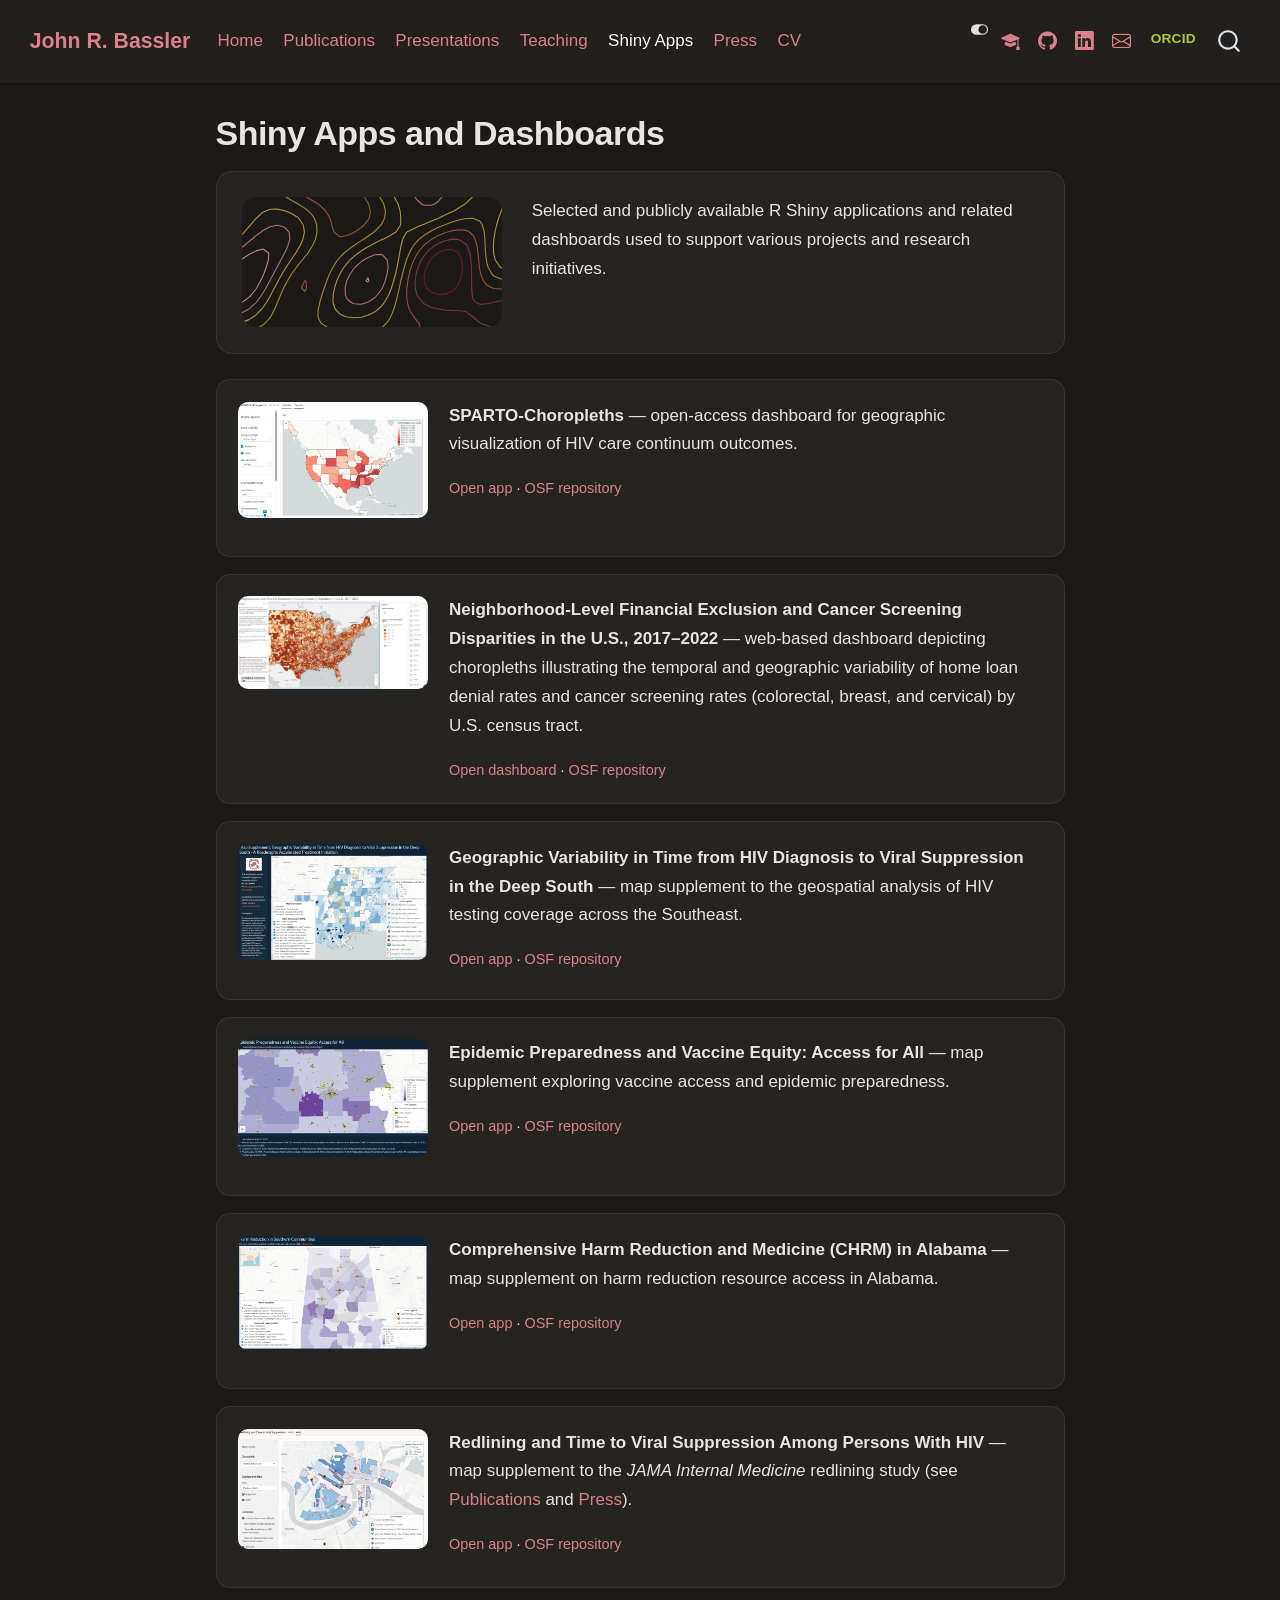
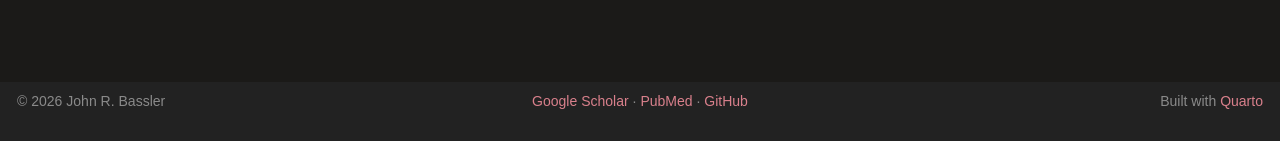
<file: shiny-apps.html>
<!DOCTYPE html>
<html xmlns="http://www.w3.org/1999/xhtml" lang="en" xml:lang="en"><head>

<meta charset="utf-8">
<meta name="generator" content="quarto-1.10.18">

<meta name="viewport" content="width=device-width, initial-scale=1.0, user-scalable=yes">


<title>Shiny Apps and Dashboards – John R. Bassler</title>
<style>
/* Default styles provided by pandoc.
** See https://pandoc.org/MANUAL.html#variables-for-html for config info.
*/
span.smallcaps{font-variant: small-caps;}
div.columns{display: flex; gap: 1.5em;}
div.column{flex: auto;}
@media screen {
div.columns{gap: min(4vw, 1.5em);}
div.column{overflow-x: auto;}
}
div.hanging-indent{margin-left: 1.5em; text-indent: -1.5em;}
ul.task-list{list-style: none;}
ul.task-list li input[type="checkbox"] {
  width: 0.8em;
  margin: 0 0.8em 0.2em -1em; /* quarto-specific, see https://github.com/quarto-dev/quarto-cli/issues/4556 */ 
  vertical-align: middle;
}
</style>


<script src="site_libs/quarto-nav/quarto-nav.js"></script>
<script src="site_libs/quarto-nav/headroom.min.js"></script>
<script src="site_libs/clipboard/clipboard.min.js"></script>
<script src="site_libs/quarto-search/autocomplete.umd.js"></script>
<script src="site_libs/quarto-search/fuse.min.js"></script>
<script src="site_libs/quarto-search/quarto-search.js"></script>
<meta name="quarto:offset" content="./">
<link href="./files/favicon.png" rel="icon" type="image/png">
<script src="site_libs/quarto-html/quarto.js" type="module"></script>
<script src="site_libs/quarto-html/tabsets/tabsets.js" type="module"></script>
<script src="site_libs/quarto-html/popper.min.js"></script>
<script src="site_libs/quarto-html/tippy.umd.min.js"></script>
<script src="site_libs/quarto-html/anchor.min.js"></script>
<link href="site_libs/quarto-html/tippy.css" rel="stylesheet">
<link href="site_libs/quarto-html/quarto-syntax-highlighting-64a204ab8560d761af7679ceaba22944.css" rel="stylesheet" class="quarto-color-scheme" id="quarto-text-highlighting-styles">
<link href="site_libs/quarto-html/quarto-syntax-highlighting-dark-b85bc7c33db8c58e0ec93c3465666fed.css" rel="stylesheet" class="quarto-color-scheme quarto-color-alternate" id="quarto-text-highlighting-styles">
<script src="site_libs/bootstrap/bootstrap.min.js"></script>
<link href="site_libs/bootstrap/bootstrap-icons.css" rel="stylesheet">
<link href="site_libs/bootstrap/bootstrap-b6b1f56758e27fc382f2938800c8a48a.min.css" rel="stylesheet" append-hash="true" class="quarto-color-scheme" id="quarto-bootstrap" data-mode="light">
<link href="site_libs/bootstrap/bootstrap-dark-79d339a665fe88079f67eca3dac91724.min.css" rel="stylesheet" append-hash="true" class="quarto-color-scheme quarto-color-alternate" id="quarto-bootstrap" data-mode="dark">
<script id="quarto-search-options" type="application/json">{
  "location": "navbar",
  "copy-button": false,
  "collapse-after": 3,
  "panel-placement": "end",
  "type": "overlay",
  "limit": 50,
  "keyboard-shortcut": [
    "f",
    "/",
    "s"
  ],
  "show-item-context": false,
  "language": {
    "search-no-results-text": "No results",
    "search-matching-documents-text": "matching documents",
    "search-copy-link-title": "Copy link to search",
    "search-hide-matches-text": "Hide additional matches",
    "search-more-match-text": "more match in this document",
    "search-more-matches-text": "more matches in this document",
    "search-clear-button-title": "Clear",
    "search-text-placeholder": "",
    "search-detached-cancel-button-title": "Cancel",
    "search-submit-button-title": "Submit",
    "search-label": "Search"
  }
}</script>
<!-- GoatCounter: lightweight, privacy-respecting page-view analytics
     (https://www.goatcounter.com). No cookies, no personal data
     retained, so no cookie-consent banner is needed. Included
     site-wide via format.html.include-in-header in _quarto.yml. -->
<script data-goatcounter="https://johnbassler.goatcounter.com/count" async="" src="//gc.zgo.at/count.js"></script>


<link rel="stylesheet" href="styles.css">
<meta property="og:title" content="Shiny Apps and Dashboards – John R. Bassler">
<meta property="og:image" content="https://www.johnrbassler.com/files/SPARTO-shiny.png">
<meta property="og:site_name" content="John R. Bassler">
<meta property="og:image:alt" content="Screenshot of the SPARTO-Choropleths dashboard">
<meta property="og:image:height" content="884">
<meta property="og:image:width" content="1446">
<meta name="twitter:title" content="Shiny Apps and Dashboards – John R. Bassler">
<meta name="twitter:image" content="https://www.johnrbassler.com/files/SPARTO-shiny.png">
<meta name="twitter:image:alt" content="Screenshot of the SPARTO-Choropleths dashboard">
<meta name="twitter:image-height" content="884">
<meta name="twitter:image-width" content="1446">
<meta name="twitter:card" content="summary_large_image">
</head>

<body class="nav-fixed fullcontent quarto-dark"><script id="quarto-html-before-body" type="application/javascript">
    const toggleBodyColorMode = (bsSheetEl) => {
      const mode = bsSheetEl.getAttribute("data-mode");
      const bodyEl = window.document.querySelector("body");
      if (mode === "dark") {
        bodyEl.classList.add("quarto-dark");
        bodyEl.classList.remove("quarto-light");
      } else {
        bodyEl.classList.add("quarto-light");
        bodyEl.classList.remove("quarto-dark");
      }
    }
    const toggleBodyColorPrimary = () => {
      const bsSheetEl = window.document.querySelector("link#quarto-bootstrap:not([rel=disabled-stylesheet])");
      if (bsSheetEl) {
        toggleBodyColorMode(bsSheetEl);
      }
    }
    const setColorSchemeToggle = (alternate) => {
      const toggles = window.document.querySelectorAll('.quarto-color-scheme-toggle');
      for (let i=0; i < toggles.length; i++) {
        const toggle = toggles[i];
        if (toggle) {
          if (alternate) {
            toggle.classList.add("alternate");
          } else {
            toggle.classList.remove("alternate");
          }
        }
      }
    };
    const toggleColorMode = (alternate) => {
      // Switch the stylesheets
      const primaryStylesheets = window.document.querySelectorAll('link.quarto-color-scheme:not(.quarto-color-alternate)');
      const alternateStylesheets = window.document.querySelectorAll('link.quarto-color-scheme.quarto-color-alternate');
      manageTransitions('#quarto-margin-sidebar .nav-link', false);
      if (alternate) {
        // note: dark is layered on light, we don't disable primary!
        enableStylesheet(alternateStylesheets);
        for (const sheetNode of alternateStylesheets) {
          if (sheetNode.id === "quarto-bootstrap") {
            toggleBodyColorMode(sheetNode);
          }
        }
      } else {
        disableStylesheet(alternateStylesheets);
        enableStylesheet(primaryStylesheets)
        toggleBodyColorPrimary();
      }
      manageTransitions('#quarto-margin-sidebar .nav-link', true);
      // Switch the toggles
      setColorSchemeToggle(alternate)
      // Hack to workaround the fact that safari doesn't
      // properly recolor the scrollbar when toggling (#1455)
      if (navigator.userAgent.indexOf('Safari') > 0 && navigator.userAgent.indexOf('Chrome') == -1) {
        manageTransitions("body", false);
        window.scrollTo(0, 1);
        setTimeout(() => {
          window.scrollTo(0, 0);
          manageTransitions("body", true);
        }, 40);
      }
    }
    const disableStylesheet = (stylesheets) => {
      for (let i=0; i < stylesheets.length; i++) {
        const stylesheet = stylesheets[i];
        stylesheet.rel = 'disabled-stylesheet';
      }
    }
    const enableStylesheet = (stylesheets) => {
      for (let i=0; i < stylesheets.length; i++) {
        const stylesheet = stylesheets[i];
        if(stylesheet.rel !== 'stylesheet') { // for Chrome, which will still FOUC without this check
          stylesheet.rel = 'stylesheet';
        }
      }
    }
    const manageTransitions = (selector, allowTransitions) => {
      const els = window.document.querySelectorAll(selector);
      for (let i=0; i < els.length; i++) {
        const el = els[i];
        if (allowTransitions) {
          el.classList.remove('notransition');
        } else {
          el.classList.add('notransition');
        }
      }
    }
    const isFileUrl = () => {
      return window.location.protocol === 'file:';
    }
    const hasAlternateSentinel = () => {
      let styleSentinel = getColorSchemeSentinel();
      if (styleSentinel !== null) {
        return styleSentinel === "alternate";
      } else {
        return false;
      }
    }
    const setStyleSentinel = (alternate) => {
      const value = alternate ? "alternate" : "default";
      if (!isFileUrl()) {
        window.localStorage.setItem("quarto-color-scheme", value);
      } else {
        localAlternateSentinel = value;
      }
    }
    const getColorSchemeSentinel = () => {
      if (!isFileUrl()) {
        const storageValue = window.localStorage.getItem("quarto-color-scheme");
        return storageValue != null ? storageValue : localAlternateSentinel;
      } else {
        return localAlternateSentinel;
      }
    }
    const toggleGiscusIfUsed = (isAlternate, darkModeDefault) => {
      const baseTheme = document.querySelector('#giscus-base-theme')?.value ?? 'light';
      const alternateTheme = document.querySelector('#giscus-alt-theme')?.value ?? 'dark';
      let newTheme = '';
      if(authorPrefersDark) {
        newTheme = isAlternate ? baseTheme : alternateTheme;
      } else {
        newTheme = isAlternate ? alternateTheme : baseTheme;
      }
      const changeGiscusTheme = () => {
        // From: https://github.com/giscus/giscus/issues/336
        const sendMessage = (message) => {
          const iframe = document.querySelector('iframe.giscus-frame');
          if (!iframe) return;
          iframe.contentWindow.postMessage({ giscus: message }, 'https://giscus.app');
        }
        sendMessage({
          setConfig: {
            theme: newTheme
          }
        });
      }
      const isGiscussLoaded = window.document.querySelector('iframe.giscus-frame') !== null;
      if (isGiscussLoaded) {
        changeGiscusTheme();
      }
    };
    const authorPrefersDark = true;
    const darkModeDefault = authorPrefersDark;
    let localAlternateSentinel = darkModeDefault ? 'alternate' : 'default';
    // Dark / light mode switch
    window.quartoToggleColorScheme = () => {
      // Read the current dark / light value
      let toAlternate = !hasAlternateSentinel();
      toggleColorMode(toAlternate);
      setStyleSentinel(toAlternate);
      toggleGiscusIfUsed(toAlternate, darkModeDefault);
      window.dispatchEvent(new Event('resize'));
    };
    // Switch to dark mode if need be
    if (hasAlternateSentinel()) {
      toggleColorMode(true);
    } else {
      toggleColorMode(false);
    }
  </script>

<div id="quarto-search-results"></div>
  <header id="quarto-header" class="headroom fixed-top">
    <nav class="navbar navbar-expand-lg " data-bs-theme="dark">
      <div class="navbar-container container-fluid">
      <div class="navbar-brand-container mx-auto">
    <a class="navbar-brand" href="./index.html">
    <span class="navbar-title">John R. Bassler</span>
    </a>
  </div>
            <div id="quarto-search" class="" title="Search"></div>
          <button class="navbar-toggler" type="button" data-bs-toggle="collapse" data-bs-target="#navbarCollapse" aria-controls="navbarCollapse" role="menu" aria-expanded="false" aria-label="Toggle navigation" onclick="if (window.quartoToggleHeadroom) { window.quartoToggleHeadroom(); }">
  <span class="navbar-toggler-icon"></span>
</button>
          <div class="collapse navbar-collapse" id="navbarCollapse">
            <ul class="navbar-nav navbar-nav-scroll me-auto">
  <li class="nav-item">
    <a class="nav-link" href="./index.html"> 
<span class="menu-text">Home</span></a>
  </li>  
  <li class="nav-item">
    <a class="nav-link" href="./publications.html"> 
<span class="menu-text">Publications</span></a>
  </li>  
  <li class="nav-item">
    <a class="nav-link" href="./talks.html"> 
<span class="menu-text">Presentations</span></a>
  </li>  
  <li class="nav-item">
    <a class="nav-link" href="./teaching.html"> 
<span class="menu-text">Teaching</span></a>
  </li>  
  <li class="nav-item">
    <a class="nav-link active" href="./shiny-apps.html" aria-current="page"> 
<span class="menu-text">Shiny Apps</span></a>
  </li>  
  <li class="nav-item">
    <a class="nav-link" href="./press.html"> 
<span class="menu-text">Press</span></a>
  </li>  
  <li class="nav-item">
    <a class="nav-link" href="./cv.html"> 
<span class="menu-text">CV</span></a>
  </li>  
</ul>
            <ul class="navbar-nav navbar-nav-scroll ms-auto">
  <li class="nav-item compact">
    <a class="nav-link" href="https://scholar.google.com/citations?user=0GkEp_cAAAAJ&amp;hl=en"> <i class="bi bi-mortarboard-fill" role="img" aria-label="Google Scholar">
</i> 
<span class="menu-text"></span></a>
  </li>  
  <li class="nav-item compact">
    <a class="nav-link" href="https://github.com/JRBassler"> <i class="bi bi-github" role="img" aria-label="GitHub">
</i> 
<span class="menu-text"></span></a>
  </li>  
  <li class="nav-item compact">
    <a class="nav-link" href="https://www.linkedin.com/in/john-bassler-drph/"> <i class="bi bi-linkedin" role="img" aria-label="LinkedIn">
</i> 
<span class="menu-text"></span></a>
  </li>  
  <li class="nav-item compact">
    <a class="nav-link" href="mailto:johnrbassler@gmail.com"> <i class="bi bi-envelope" role="img" aria-label="Email">
</i> 
<span class="menu-text"></span></a>
  </li>  
  <li class="nav-item">
    <a class="nav-link" href="https://orcid.org/0000-0003-2277-9388"> 
<span class="menu-text">ORCID</span></a>
  </li>  
</ul>
          </div> <!-- /navcollapse -->
            <div class="quarto-navbar-tools">
  <a href="" class="quarto-color-scheme-toggle quarto-navigation-tool  px-1" onclick="window.quartoToggleColorScheme(); return false;" title="Toggle dark mode"><i class="bi"></i></a>
</div>
      </div> <!-- /container-fluid -->
    </nav>
</header>
<!-- content -->
<div id="quarto-content" class="quarto-container page-columns page-rows-contents page-layout-article page-navbar">
<!-- sidebar -->
<!-- margin-sidebar -->
    
<!-- main -->
<main class="content" id="quarto-document-content">


<header id="title-block-header" class="quarto-title-block default">
<div class="quarto-title">
<h1 class="title">Shiny Apps and Dashboards</h1>
</div>



<div class="quarto-title-meta">

    
  
    
  </div>
  


</header>


<div class="shiny-hero">
<div class="shiny-hero-visual">
<canvas id="topo-canvas" aria-hidden="true">
</canvas>
</div>
<div class="shiny-hero-text">
<p>Selected and publicly available R Shiny applications and related dashboards used to support various projects and research initiatives.</p>
</div>
</div>
<!--
  Each entry below is one .app-entry card: a thumbnail image, a short
  description, a primary link to the live app, and (when one exists) a
  secondary link to the OSF repository. To add a new one, copy a whole
  block (from ::: {.app-entry} to the closing :::) and edit its three
  parts: the img src, the description text, and the two links.
-->
<div class="app-entry">
<p><img src="files/SPARTO-shiny.png" alt="Screenshot of the SPARTO-Choropleths dashboard" class="app-thumb"></p>
<div class="app-text">
<p><strong>SPARTO-Choropleths</strong> — open-access dashboard for geographic visualization of HIV care continuum outcomes.</p>
<div class="app-links">
<a href="https://jbassler.shinyapps.io/SPARTO-Choropleths/" target="_blank">Open app</a> · <a href="https://doi.org/10.17605/OSF.IO/4H5WY" target="_blank">OSF repository</a>
</div>
</div>
</div>
<div class="app-entry">
<p><img src="files/app-financial-exclusion.png" alt="Screenshot of the Neighborhood-Level Financial Exclusion and Cancer Screening Disparities dashboard" class="app-thumb"></p>
<div class="app-text">
<p><strong>Neighborhood-Level Financial Exclusion and Cancer Screening Disparities in the U.S., 2017–2022</strong> — web-based dashboard depicting choropleths illustrating the temporal and geographic variability of home loan denial rates and cancer screening rates (colorectal, breast, and cervical) by U.S. census tract.</p>
<div class="app-links">
<a href="https://arcg.is/1bnK4K" target="_blank">Open dashboard</a> · <a href="https://doi.org/10.17605/OSF.IO/WC598" target="_blank">OSF repository</a>
</div>
</div>
</div>
<div class="app-entry">
<p><img src="files/rtz-shiny.png" alt="Screenshot of the Geographic Variability in Time from HIV Diagnosis to Viral Suppression map supplement" class="app-thumb"></p>
<div class="app-text">
<p><strong>Geographic Variability in Time from HIV Diagnosis to Viral Suppression in the Deep South</strong> — map supplement to the geospatial analysis of HIV testing coverage across the Southeast.</p>
<div class="app-links">
<a href="https://jbassler.shinyapps.io/UAB-RTZ-app/" target="_blank">Open app</a> · <a href="https://doi.org/10.17605/OSF.IO/QZG94" target="_blank">OSF repository</a>
</div>
</div>
</div>
<div class="app-entry">
<p><img src="files/DG-shiny.png" alt="Screenshot of the Epidemic Preparedness and Vaccine Equity map supplement" class="app-thumb"></p>
<div class="app-text">
<p><strong>Epidemic Preparedness and Vaccine Equity: Access for All</strong> — map supplement exploring vaccine access and epidemic preparedness.</p>
<div class="app-links">
<a href="https://jbassler.shinyapps.io/AL-COVID19-DG/" target="_blank">Open app</a> · <a href="https://doi.org/10.17605/OSF.IO/FBGEC" target="_blank">OSF repository</a>
</div>
</div>
</div>
<div class="app-entry">
<p><img src="files/charm-shiny.png" alt="Screenshot of the Comprehensive Harm Reduction and Medicine (CHRM) in Alabama map supplement" class="app-thumb"></p>
<div class="app-text">
<p><strong>Comprehensive Harm Reduction and Medicine (CHRM) in Alabama</strong> — map supplement on harm reduction resource access in Alabama.</p>
<div class="app-links">
<a href="https://jbassler.shinyapps.io/CRHM-AL-Providers/" target="_blank">Open app</a> · <a href="https://doi.org/10.17605/OSF.IO/5GDA4" target="_blank">OSF repository</a>
</div>
</div>
</div>
<div class="app-entry">
<p><img src="files/nola-redline-shiny.png" alt="Screenshot of the Redlining and Time to Viral Suppression map supplement" class="app-thumb"></p>
<div class="app-text">
<p><strong>Redlining and Time to Viral Suppression Among Persons With HIV</strong> — map supplement to the <em>JAMA Internal Medicine</em> redlining study (see <a href="./publications.html">Publications</a> and <a href="./press.html">Press</a>).</p>
<div class="app-links">
<a href="https://jbassler.shinyapps.io/NOLA-TVS-Redlining/" target="_blank">Open app</a> · <a href="https://doi.org/10.17605/OSF.IO/YJKUN" target="_blank">OSF repository</a>
</div>
</div>
</div>
<script>
(function () {
  var canvas = document.getElementById("topo-canvas");
  if (!canvas || !canvas.getContext) return;
  var ctx = canvas.getContext("2d");
  var reduceMotion = window.matchMedia && window.matchMedia("(prefers-reduced-motion: reduce)").matches;

  // ---- 1. A cheap stand-in for Perlin/simplex noise: sum a handful
  // of plane waves, each traveling at its own angle/frequency/speed.
  // Summed together they produce a smooth, organic-looking elevation
  // field — good enough to contour into a topo-map look without
  // pulling in a noise library for a small decorative canvas.
  var waves = [
    { angle: 0.3, freq: 0.05, amp: 1.0, speed: 0.15 },
    { angle: 2.1, freq: 0.035, amp: 0.7, speed: -0.1 },
    { angle: 4.0, freq: 0.08, amp: 0.5, speed: 0.22 },
    { angle: 1.2, freq: 0.022, amp: 0.9, speed: -0.08 },
    { angle: 5.4, freq: 0.06, amp: 0.4, speed: 0.3 }
  ];
  function heightAt(x, y, t) {
    var h = 0;
    for (var i = 0; i < waves.length; i++) {
      var w = waves[i];
      var d = x * Math.cos(w.angle) + y * Math.sin(w.angle);
      h += w.amp * Math.sin(d * w.freq + t * w.speed);
    }
    return h;
  }

  // Elevation-band colors, low to high, sweeping through the same
  // warm palette used by the Teaching page's Lorenz attractor so the
  // two generative-art hero visuals feel like a matched set.
  var levelColors = ["#7a1f2b", "#9c3a4a", "#b8623f", "#c9a227", "#d9b23a", "#d9808c", "#e8a0ac"];

  // ---- 2. Marching squares: the standard algorithm for turning a
  // grid of elevation values into contour lines at a given threshold
  // — literally how real topographic maps are generated from height
  // data. Each of the 16 possible corner configurations (based on
  // which corners are above/below the threshold) maps to 0, 1, or 2
  // line segments through that grid cell, interpolated along the
  // cell's edges for a smooth (not blocky) crossing point.
  function marchingSquares(grid, cols, rows, threshold) {
    var segments = [];
    function val(cx, cy) { return grid[cy * cols + cx]; }
    function interp(v1, v2) {
      if (Math.abs(v1 - v2) < 1e-9) return 0.5;
      return (threshold - v1) / (v2 - v1);
    }
    for (var cy = 0; cy < rows - 1; cy++) {
      for (var cx = 0; cx < cols - 1; cx++) {
        var tl = val(cx, cy), tr = val(cx + 1, cy), br = val(cx + 1, cy + 1), bl = val(cx, cy + 1);
        var idx = 0;
        if (tl > threshold) idx |= 8;
        if (tr > threshold) idx |= 4;
        if (br > threshold) idx |= 2;
        if (bl > threshold) idx |= 1;
        if (idx === 0 || idx === 15) continue;
        var top = [cx + interp(tl, tr), cy];
        var right = [cx + 1, cy + interp(tr, br)];
        var bottom = [cx + interp(bl, br), cy + 1];
        var left = [cx, cy + interp(tl, bl)];
        switch (idx) {
          case 1: segments.push([left, bottom]); break;
          case 2: segments.push([bottom, right]); break;
          case 3: segments.push([left, right]); break;
          case 4: segments.push([top, right]); break;
          case 5: segments.push([top, left], [bottom, right]); break;
          case 6: segments.push([top, bottom]); break;
          case 7: segments.push([top, left]); break;
          case 8: segments.push([top, left]); break;
          case 9: segments.push([top, bottom]); break;
          case 10: segments.push([top, right], [left, bottom]); break;
          case 11: segments.push([top, right]); break;
          case 12: segments.push([left, right]); break;
          case 13: segments.push([bottom, right]); break;
          case 14: segments.push([left, bottom]); break;
        }
      }
    }
    return segments;
  }

  // ---- 3. Resize / draw / animate — same shape as the Teaching
  // page's Lorenz attractor script, just with a re-evaluated height
  // grid each frame instead of a rotation angle.
  function resize() {
    var rect = canvas.parentElement.getBoundingClientRect();
    var dpr = window.devicePixelRatio || 1;
    canvas.width = rect.width * dpr;
    canvas.height = rect.height * dpr;
    ctx.setTransform(dpr, 0, 0, dpr, 0, 0);
    return { w: rect.width, h: rect.height };
  }

  var size = resize();
  var cellSize = 7;
  var currentT = 0;

  function draw(t) {
    var w = size.w, h = size.h;
    var cols = Math.ceil(w / cellSize) + 1;
    var rows = Math.ceil(h / cellSize) + 1;

    var grid = new Float32Array(cols * rows);
    var minH = Infinity, maxH = -Infinity;
    for (var gy = 0; gy < rows; gy++) {
      for (var gx = 0; gx < cols; gx++) {
        var hv = heightAt(gx * cellSize, gy * cellSize, t);
        grid[gy * cols + gx] = hv;
        if (hv < minH) minH = hv;
        if (hv > maxH) maxH = hv;
      }
    }

    ctx.clearRect(0, 0, w, h);

    var levels = levelColors.length;
    for (var l = 0; l < levels; l++) {
      var threshold = minH + (maxH - minH) * ((l + 1) / (levels + 1));
      var segs = marchingSquares(grid, cols, rows, threshold);
      if (!segs.length) continue;
      ctx.beginPath();
      for (var s = 0; s < segs.length; s++) {
        ctx.moveTo(segs[s][0][0] * cellSize, segs[s][0][1] * cellSize);
        ctx.lineTo(segs[s][1][0] * cellSize, segs[s][1][1] * cellSize);
      }
      ctx.strokeStyle = levelColors[l];
      ctx.lineWidth = 1.1;
      ctx.globalAlpha = 0.8;
      ctx.stroke();
    }
  }

  draw(currentT);

  if (!reduceMotion) {
    (function animate() {
      currentT += 0.02;
      draw(currentT);
      requestAnimationFrame(animate);
    })();
  }

  window.addEventListener("resize", function () {
    size = resize();
    draw(currentT);
  });
})();
</script>



</main> <!-- /main -->
<script id="quarto-html-after-body" type="application/javascript">
  window.document.addEventListener("DOMContentLoaded", function (event) {
    // Ensure there is a toggle, if there isn't float one in the top right
    if (window.document.querySelector('.quarto-color-scheme-toggle') === null) {
      const a = window.document.createElement('a');
      a.classList.add('top-right');
      a.classList.add('quarto-color-scheme-toggle');
      a.href = "";
      a.onclick = function() { try { window.quartoToggleColorScheme(); } catch {} return false; };
      const i = window.document.createElement("i");
      i.classList.add('bi');
      a.appendChild(i);
      window.document.body.appendChild(a);
    }
    setColorSchemeToggle(hasAlternateSentinel())
    const icon = "";
    const anchorJS = new window.AnchorJS();
    anchorJS.options = {
      placement: 'right',
      icon: icon
    };
    anchorJS.add('.anchored');
    const isCodeAnnotation = (el) => {
      for (const clz of el.classList) {
        if (clz.startsWith('code-annotation-')) {                     
          return true;
        }
      }
      return false;
    }
    const onCopySuccess = function(e) {
      // button target
      const button = e.trigger;
      // don't keep focus
      button.blur();
      // flash "checked"
      button.classList.add('code-copy-button-checked');
      var currentTitle = button.getAttribute("title");
      button.setAttribute("title", "Copied!");
      let tooltip;
      if (window.bootstrap) {
        button.setAttribute("data-bs-toggle", "tooltip");
        button.setAttribute("data-bs-placement", "left");
        button.setAttribute("data-bs-title", "Copied!");
        tooltip = new bootstrap.Tooltip(button, 
          { trigger: "manual", 
            customClass: "code-copy-button-tooltip",
            offset: [0, -8]});
        tooltip.show();    
      }
      setTimeout(function() {
        if (tooltip) {
          tooltip.hide();
          button.removeAttribute("data-bs-title");
          button.removeAttribute("data-bs-toggle");
          button.removeAttribute("data-bs-placement");
        }
        button.setAttribute("title", currentTitle);
        button.classList.remove('code-copy-button-checked');
      }, 1000);
      // clear code selection
      e.clearSelection();
    }
    const getTextToCopy = function(trigger) {
      const outerScaffold = trigger.parentElement.cloneNode(true);
      const codeEl = outerScaffold.querySelector('code');
      for (const childEl of codeEl.children) {
        if (isCodeAnnotation(childEl)) {
          childEl.remove();
        }
      }
      return codeEl.innerText;
    }
    const clipboard = new window.ClipboardJS('.code-copy-button:not([data-in-quarto-modal])', {
      text: getTextToCopy
    });
    clipboard.on('success', onCopySuccess);
    if (window.document.getElementById('quarto-embedded-source-code-modal')) {
      const clipboardModal = new window.ClipboardJS('.code-copy-button[data-in-quarto-modal]', {
        text: getTextToCopy,
        container: window.document.getElementById('quarto-embedded-source-code-modal')
      });
      clipboardModal.on('success', onCopySuccess);
    }
      var localhostRegex = new RegExp(/^(?:http|https):\/\/localhost\:?[0-9]*\//);
      var mailtoRegex = new RegExp(/^mailto:/);
        var filterRegex = new RegExp("https:\/\/www\.johnrbassler\.com");
      var isInternal = (href) => {
          return filterRegex.test(href) || localhostRegex.test(href) || mailtoRegex.test(href);
      }
      // Inspect non-navigation links and adorn them if external
     var links = window.document.querySelectorAll('a[href]:not(.nav-link):not(.navbar-brand):not(.toc-action):not(.sidebar-link):not(.sidebar-item-toggle):not(.pagination-link):not(.no-external):not([aria-hidden]):not(.dropdown-item):not(.quarto-navigation-tool):not(.about-link)');
      for (var i=0; i<links.length; i++) {
        const link = links[i];
        if (!isInternal(link.href)) {
          // undo the damage that might have been done by quarto-nav.js in the case of
          // links that we want to consider external
          if (link.dataset.originalHref !== undefined) {
            link.href = link.dataset.originalHref;
          }
            // target, if specified
            link.setAttribute("target", "_blank");
            if (link.getAttribute("rel") === null) {
              link.setAttribute("rel", "noopener");
            }
        }
      }
    function tippyHover(el, contentFn, onTriggerFn, onUntriggerFn) {
      const config = {
        allowHTML: true,
        maxWidth: 500,
        delay: 100,
        arrow: false,
        appendTo: function(el) {
            return el.parentElement;
        },
        interactive: true,
        interactiveBorder: 10,
        theme: 'quarto',
        placement: 'bottom-start',
      };
      if (contentFn) {
        config.content = contentFn;
      }
      if (onTriggerFn) {
        config.onTrigger = onTriggerFn;
      }
      if (onUntriggerFn) {
        config.onUntrigger = onUntriggerFn;
      }
      window.tippy(el, config); 
    }
    const noterefs = window.document.querySelectorAll('a[role="doc-noteref"]');
    for (var i=0; i<noterefs.length; i++) {
      const ref = noterefs[i];
      tippyHover(ref, function() {
        // use id or data attribute instead here
        let href = ref.getAttribute('data-footnote-href') || ref.getAttribute('href');
        try { href = new URL(href).hash; } catch {}
        const id = href.replace(/^#\/?/, "");
        const note = window.document.getElementById(id);
        if (note) {
          return note.innerHTML;
        } else {
          return "";
        }
      });
    }
    const xrefs = window.document.querySelectorAll('a.quarto-xref');
    const processXRef = (id, note) => {
      // Strip column container classes
      const stripColumnClz = (el) => {
        el.classList.remove("page-full", "page-columns");
        if (el.children) {
          for (const child of el.children) {
            stripColumnClz(child);
          }
        }
      }
      stripColumnClz(note)
      if (id === null || id.startsWith('sec-')) {
        // Special case sections, only their first couple elements
        const container = document.createElement("div");
        if (note.children && note.children.length > 2) {
          container.appendChild(note.children[0].cloneNode(true));
          for (let i = 1; i < note.children.length; i++) {
            const child = note.children[i];
            if (child.tagName === "P" && child.innerText === "") {
              continue;
            } else {
              container.appendChild(child.cloneNode(true));
              break;
            }
          }
          if (window.Quarto?.typesetMath) {
            window.Quarto.typesetMath(container);
          }
          return container.innerHTML
        } else {
          if (window.Quarto?.typesetMath) {
            window.Quarto.typesetMath(note);
          }
          return note.innerHTML;
        }
      } else {
        // Remove any anchor links if they are present
        const anchorLink = note.querySelector('a.anchorjs-link');
        if (anchorLink) {
          anchorLink.remove();
        }
        if (window.Quarto?.typesetMath) {
          window.Quarto.typesetMath(note);
        }
        if (note.classList.contains("callout")) {
          return note.outerHTML;
        } else {
          return note.innerHTML;
        }
      }
    }
    for (var i=0; i<xrefs.length; i++) {
      const xref = xrefs[i];
      tippyHover(xref, undefined, function(instance) {
        instance.disable();
        let url = xref.getAttribute('href');
        let hash = undefined; 
        if (url.startsWith('#')) {
          hash = url;
        } else {
          try { hash = new URL(url).hash; } catch {}
        }
        if (hash) {
          const id = hash.replace(/^#\/?/, "");
          const note = window.document.getElementById(id);
          if (note !== null) {
            try {
              const html = processXRef(id, note.cloneNode(true));
              instance.setContent(html);
            } finally {
              instance.enable();
              instance.show();
            }
          } else {
            // See if we can fetch this
            fetch(url.split('#')[0])
            .then(res => res.text())
            .then(html => {
              const parser = new DOMParser();
              const htmlDoc = parser.parseFromString(html, "text/html");
              const note = htmlDoc.getElementById(id);
              if (note !== null) {
                const html = processXRef(id, note);
                instance.setContent(html);
              } 
            }).finally(() => {
              instance.enable();
              instance.show();
            });
          }
        } else {
          // See if we can fetch a full url (with no hash to target)
          // This is a special case and we should probably do some content thinning / targeting
          fetch(url)
          .then(res => res.text())
          .then(html => {
            const parser = new DOMParser();
            const htmlDoc = parser.parseFromString(html, "text/html");
            const note = htmlDoc.querySelector('main.content');
            if (note !== null) {
              // This should only happen for chapter cross references
              // (since there is no id in the URL)
              // remove the first header
              if (note.children.length > 0 && note.children[0].tagName === "HEADER") {
                note.children[0].remove();
              }
              const html = processXRef(null, note);
              instance.setContent(html);
            } 
          }).finally(() => {
            instance.enable();
            instance.show();
          });
        }
      }, function(instance) {
      });
    }
        let selectedAnnoteEl;
        const selectorForAnnotation = ( cell, annotation) => {
          let cellAttr = 'data-code-cell="' + cell + '"';
          let lineAttr = 'data-code-annotation="' +  annotation + '"';
          const selector = 'span[' + cellAttr + '][' + lineAttr + ']';
          return selector;
        }
        const selectCodeLines = (annoteEl) => {
          const doc = window.document;
          const targetCell = annoteEl.getAttribute("data-target-cell");
          const targetAnnotation = annoteEl.getAttribute("data-target-annotation");
          const annoteSpan = window.document.querySelector(selectorForAnnotation(targetCell, targetAnnotation));
          const lines = annoteSpan.getAttribute("data-code-lines").split(",");
          const lineIds = lines.map((line) => {
            return targetCell + "-" + line;
          })
          let top = null;
          let height = null;
          let parent = null;
          if (lineIds.length > 0) {
              //compute the position of the single el (top and bottom and make a div)
              const el = window.document.getElementById(lineIds[0]);
              top = el.offsetTop;
              height = el.offsetHeight;
              parent = el.parentElement.parentElement;
            if (lineIds.length > 1) {
              const lastEl = window.document.getElementById(lineIds[lineIds.length - 1]);
              const bottom = lastEl.offsetTop + lastEl.offsetHeight;
              height = bottom - top;
            }
            if (top !== null && height !== null && parent !== null) {
              // cook up a div (if necessary) and position it 
              let div = window.document.getElementById("code-annotation-line-highlight");
              if (div === null) {
                div = window.document.createElement("div");
                div.setAttribute("id", "code-annotation-line-highlight");
                div.style.position = 'absolute';
                parent.appendChild(div);
              }
              div.style.top = top - 2 + "px";
              div.style.height = height + 4 + "px";
              div.style.left = 0;
              let gutterDiv = window.document.getElementById("code-annotation-line-highlight-gutter");
              if (gutterDiv === null) {
                gutterDiv = window.document.createElement("div");
                gutterDiv.setAttribute("id", "code-annotation-line-highlight-gutter");
                gutterDiv.style.position = 'absolute';
                const codeCell = window.document.getElementById(targetCell);
                const gutter = codeCell.querySelector('.code-annotation-gutter');
                gutter.appendChild(gutterDiv);
              }
              gutterDiv.style.top = top - 2 + "px";
              gutterDiv.style.height = height + 4 + "px";
            }
            selectedAnnoteEl = annoteEl;
          }
        };
        const unselectCodeLines = () => {
          const elementsIds = ["code-annotation-line-highlight", "code-annotation-line-highlight-gutter"];
          elementsIds.forEach((elId) => {
            const div = window.document.getElementById(elId);
            if (div) {
              div.remove();
            }
          });
          selectedAnnoteEl = undefined;
        };
          // Handle positioning of the toggle
      window.addEventListener(
        "resize",
        throttle(() => {
          elRect = undefined;
          if (selectedAnnoteEl) {
            selectCodeLines(selectedAnnoteEl);
          }
        }, 10)
      );
      function throttle(fn, ms) {
      let throttle = false;
      let timer;
        return (...args) => {
          if(!throttle) { // first call gets through
              fn.apply(this, args);
              throttle = true;
          } else { // all the others get throttled
              if(timer) clearTimeout(timer); // cancel #2
              timer = setTimeout(() => {
                fn.apply(this, args);
                timer = throttle = false;
              }, ms);
          }
        };
      }
        // Attach click handler to the DT
        const annoteDls = window.document.querySelectorAll('dt[data-target-cell]');
        for (const annoteDlNode of annoteDls) {
          annoteDlNode.addEventListener('click', (event) => {
            const clickedEl = event.target;
            if (clickedEl !== selectedAnnoteEl) {
              unselectCodeLines();
              const activeEl = window.document.querySelector('dt[data-target-cell].code-annotation-active');
              if (activeEl) {
                activeEl.classList.remove('code-annotation-active');
              }
              selectCodeLines(clickedEl);
              clickedEl.classList.add('code-annotation-active');
            } else {
              // Unselect the line
              unselectCodeLines();
              clickedEl.classList.remove('code-annotation-active');
            }
          });
        }
    const findCites = (el) => {
      const parentEl = el.parentElement;
      if (parentEl) {
        const cites = parentEl.dataset.cites;
        if (cites) {
          return {
            el,
            cites: cites.split(' ')
          };
        } else {
          return findCites(el.parentElement)
        }
      } else {
        return undefined;
      }
    };
    var bibliorefs = window.document.querySelectorAll('a[role="doc-biblioref"]');
    for (var i=0; i<bibliorefs.length; i++) {
      const ref = bibliorefs[i];
      const citeInfo = findCites(ref);
      if (citeInfo) {
        tippyHover(citeInfo.el, function() {
          var popup = window.document.createElement('div');
          citeInfo.cites.forEach(function(cite) {
            var citeDiv = window.document.createElement('div');
            citeDiv.classList.add('hanging-indent');
            citeDiv.classList.add('csl-entry');
            var biblioDiv = window.document.getElementById('ref-' + cite);
            if (biblioDiv) {
              citeDiv.innerHTML = biblioDiv.innerHTML;
            }
            popup.appendChild(citeDiv);
          });
          return popup.innerHTML;
        });
      }
    }
  });
  </script>
</div> <!-- /content -->
<footer class="footer">
  <div class="nav-footer">
    <div class="nav-footer-left">
<p>© 2026 John R. Bassler</p>
</div>   
    <div class="nav-footer-center">
<p><a href="https://scholar.google.com/citations?user=0GkEp_cAAAAJ&amp;hl=en">Google Scholar</a> · <a href="https://www.ncbi.nlm.nih.gov/myncbi/john.bassler.2/bibliography/public/">PubMed</a> · <a href="https://github.com/JRBassler">GitHub</a></p>
</div>
    <div class="nav-footer-right">
<p>Built with <a href="https://quarto.org">Quarto</a></p>
</div>
  </div>
</footer>
<script>
// Quarto always renders the light/dark toggle inside its own
// .quarto-navbar-tools element, which sits after the icon links
// (Google Scholar / GitHub / LinkedIn / email) rather than before
// them, and there's no theme/navbar YAML option to change that
// ordering. This runs on every page (included site-wide via
// format.html.include-after-body in _quarto.yml) and simply moves
// the already-rendered toggle button to be the first item in that
// icon list instead, so it reads left-to-right as: toggle, Google
// Scholar, GitHub, LinkedIn, email, (search).
//
// This only relocates the existing DOM node — it doesn't clone or
// recreate it, so the toggle's own click handler and Quarto's
// internal wiring keep working exactly as before.
(function () {
  function moveToggle() {
    var toggle = document.querySelector(".quarto-color-scheme-toggle");
    var iconList = document.querySelector(".navbar-nav.ms-auto");
    if (!toggle || !iconList) return;

    var li = document.createElement("li");
    li.className = "nav-item compact";
    li.appendChild(toggle);
    iconList.insertBefore(li, iconList.firstChild);
  }

  if (document.readyState === "loading") {
    document.addEventListener("DOMContentLoaded", moveToggle);
  } else {
    moveToggle();
  }
})();
</script>




</body></html>
</file>
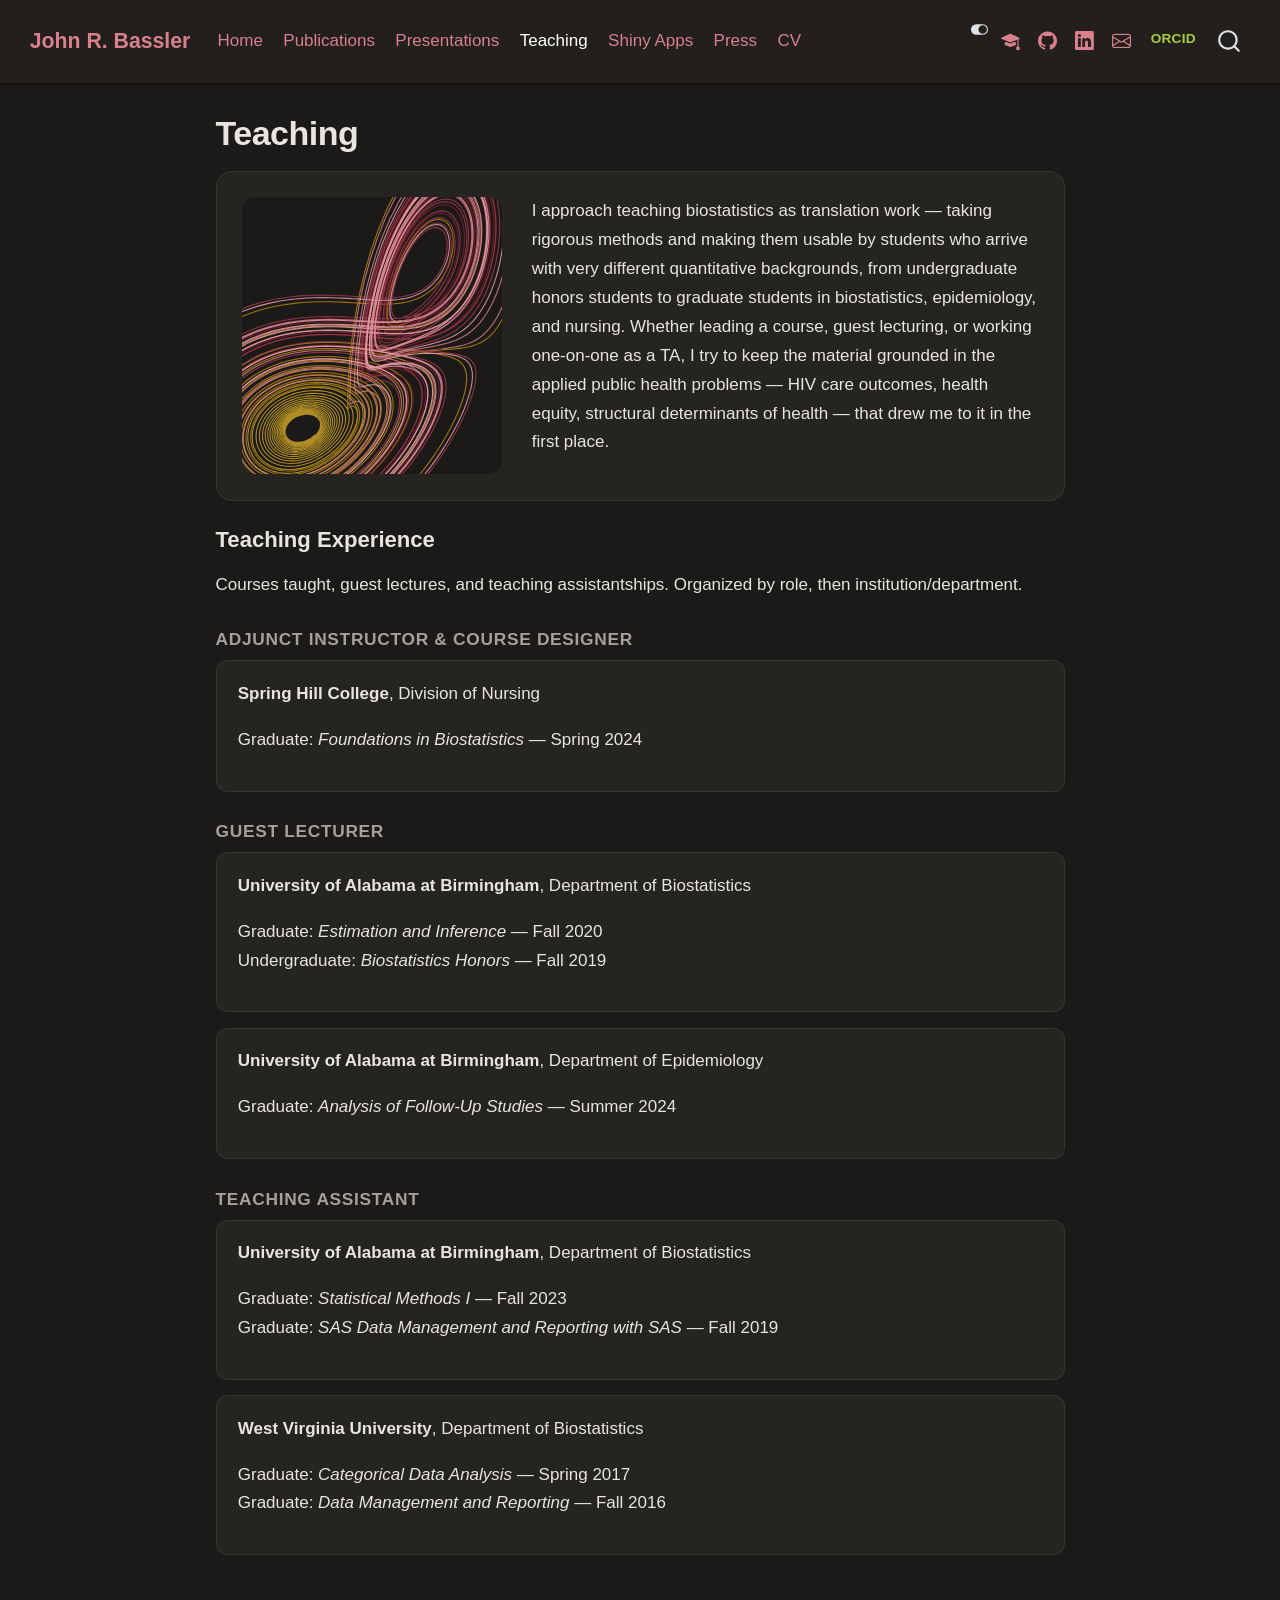
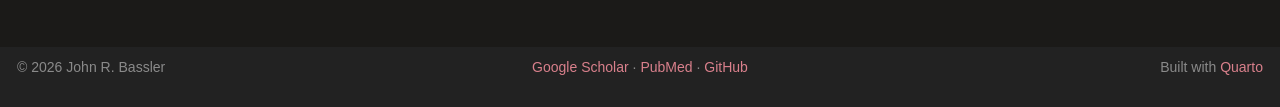
<file: teaching.html>
<!DOCTYPE html>
<html xmlns="http://www.w3.org/1999/xhtml" lang="en" xml:lang="en"><head>

<meta charset="utf-8">
<meta name="generator" content="quarto-1.10.18">

<meta name="viewport" content="width=device-width, initial-scale=1.0, user-scalable=yes">


<title>Teaching – John R. Bassler</title>
<style>
/* Default styles provided by pandoc.
** See https://pandoc.org/MANUAL.html#variables-for-html for config info.
*/
span.smallcaps{font-variant: small-caps;}
div.columns{display: flex; gap: 1.5em;}
div.column{flex: auto;}
@media screen {
div.columns{gap: min(4vw, 1.5em);}
div.column{overflow-x: auto;}
}
div.hanging-indent{margin-left: 1.5em; text-indent: -1.5em;}
ul.task-list{list-style: none;}
ul.task-list li input[type="checkbox"] {
  width: 0.8em;
  margin: 0 0.8em 0.2em -1em; /* quarto-specific, see https://github.com/quarto-dev/quarto-cli/issues/4556 */ 
  vertical-align: middle;
}
</style>


<script src="site_libs/quarto-nav/quarto-nav.js"></script>
<script src="site_libs/quarto-nav/headroom.min.js"></script>
<script src="site_libs/clipboard/clipboard.min.js"></script>
<script src="site_libs/quarto-search/autocomplete.umd.js"></script>
<script src="site_libs/quarto-search/fuse.min.js"></script>
<script src="site_libs/quarto-search/quarto-search.js"></script>
<meta name="quarto:offset" content="./">
<link href="./files/favicon.png" rel="icon" type="image/png">
<script src="site_libs/quarto-html/quarto.js" type="module"></script>
<script src="site_libs/quarto-html/tabsets/tabsets.js" type="module"></script>
<script src="site_libs/quarto-html/popper.min.js"></script>
<script src="site_libs/quarto-html/tippy.umd.min.js"></script>
<script src="site_libs/quarto-html/anchor.min.js"></script>
<link href="site_libs/quarto-html/tippy.css" rel="stylesheet">
<link href="site_libs/quarto-html/quarto-syntax-highlighting-64a204ab8560d761af7679ceaba22944.css" rel="stylesheet" class="quarto-color-scheme" id="quarto-text-highlighting-styles">
<link href="site_libs/quarto-html/quarto-syntax-highlighting-dark-b85bc7c33db8c58e0ec93c3465666fed.css" rel="stylesheet" class="quarto-color-scheme quarto-color-alternate" id="quarto-text-highlighting-styles">
<script src="site_libs/bootstrap/bootstrap.min.js"></script>
<link href="site_libs/bootstrap/bootstrap-icons.css" rel="stylesheet">
<link href="site_libs/bootstrap/bootstrap-b6b1f56758e27fc382f2938800c8a48a.min.css" rel="stylesheet" append-hash="true" class="quarto-color-scheme" id="quarto-bootstrap" data-mode="light">
<link href="site_libs/bootstrap/bootstrap-dark-79d339a665fe88079f67eca3dac91724.min.css" rel="stylesheet" append-hash="true" class="quarto-color-scheme quarto-color-alternate" id="quarto-bootstrap" data-mode="dark">
<script id="quarto-search-options" type="application/json">{
  "location": "navbar",
  "copy-button": false,
  "collapse-after": 3,
  "panel-placement": "end",
  "type": "overlay",
  "limit": 50,
  "keyboard-shortcut": [
    "f",
    "/",
    "s"
  ],
  "show-item-context": false,
  "language": {
    "search-no-results-text": "No results",
    "search-matching-documents-text": "matching documents",
    "search-copy-link-title": "Copy link to search",
    "search-hide-matches-text": "Hide additional matches",
    "search-more-match-text": "more match in this document",
    "search-more-matches-text": "more matches in this document",
    "search-clear-button-title": "Clear",
    "search-text-placeholder": "",
    "search-detached-cancel-button-title": "Cancel",
    "search-submit-button-title": "Submit",
    "search-label": "Search"
  }
}</script>
<!-- GoatCounter: lightweight, privacy-respecting page-view analytics
     (https://www.goatcounter.com). No cookies, no personal data
     retained, so no cookie-consent banner is needed. Included
     site-wide via format.html.include-in-header in _quarto.yml. -->
<script data-goatcounter="https://johnbassler.goatcounter.com/count" async="" src="//gc.zgo.at/count.js"></script>


<link rel="stylesheet" href="styles.css">
<meta property="og:title" content="Teaching – John R. Bassler">
<meta property="og:description" content="Clinical Database Manager II, UAB Center for AIDS Research. Spatial and survival statistical methods for HIV care outcomes in Alabama and the Deep South.">
<meta property="og:image" content="https://www.johnrbassler.com/files/og-image.png">
<meta property="og:site_name" content="John R. Bassler">
<meta property="og:image:height" content="630">
<meta property="og:image:width" content="1200">
<meta name="twitter:title" content="Teaching – John R. Bassler">
<meta name="twitter:description" content="Clinical Database Manager II, UAB Center for AIDS Research. Spatial and survival statistical methods for HIV care outcomes in Alabama and the Deep South.">
<meta name="twitter:image" content="https://www.johnrbassler.com/files/og-image.png">
<meta name="twitter:image-height" content="630">
<meta name="twitter:image-width" content="1200">
<meta name="twitter:card" content="summary_large_image">
</head>

<body class="nav-fixed fullcontent quarto-dark"><script id="quarto-html-before-body" type="application/javascript">
    const toggleBodyColorMode = (bsSheetEl) => {
      const mode = bsSheetEl.getAttribute("data-mode");
      const bodyEl = window.document.querySelector("body");
      if (mode === "dark") {
        bodyEl.classList.add("quarto-dark");
        bodyEl.classList.remove("quarto-light");
      } else {
        bodyEl.classList.add("quarto-light");
        bodyEl.classList.remove("quarto-dark");
      }
    }
    const toggleBodyColorPrimary = () => {
      const bsSheetEl = window.document.querySelector("link#quarto-bootstrap:not([rel=disabled-stylesheet])");
      if (bsSheetEl) {
        toggleBodyColorMode(bsSheetEl);
      }
    }
    const setColorSchemeToggle = (alternate) => {
      const toggles = window.document.querySelectorAll('.quarto-color-scheme-toggle');
      for (let i=0; i < toggles.length; i++) {
        const toggle = toggles[i];
        if (toggle) {
          if (alternate) {
            toggle.classList.add("alternate");
          } else {
            toggle.classList.remove("alternate");
          }
        }
      }
    };
    const toggleColorMode = (alternate) => {
      // Switch the stylesheets
      const primaryStylesheets = window.document.querySelectorAll('link.quarto-color-scheme:not(.quarto-color-alternate)');
      const alternateStylesheets = window.document.querySelectorAll('link.quarto-color-scheme.quarto-color-alternate');
      manageTransitions('#quarto-margin-sidebar .nav-link', false);
      if (alternate) {
        // note: dark is layered on light, we don't disable primary!
        enableStylesheet(alternateStylesheets);
        for (const sheetNode of alternateStylesheets) {
          if (sheetNode.id === "quarto-bootstrap") {
            toggleBodyColorMode(sheetNode);
          }
        }
      } else {
        disableStylesheet(alternateStylesheets);
        enableStylesheet(primaryStylesheets)
        toggleBodyColorPrimary();
      }
      manageTransitions('#quarto-margin-sidebar .nav-link', true);
      // Switch the toggles
      setColorSchemeToggle(alternate)
      // Hack to workaround the fact that safari doesn't
      // properly recolor the scrollbar when toggling (#1455)
      if (navigator.userAgent.indexOf('Safari') > 0 && navigator.userAgent.indexOf('Chrome') == -1) {
        manageTransitions("body", false);
        window.scrollTo(0, 1);
        setTimeout(() => {
          window.scrollTo(0, 0);
          manageTransitions("body", true);
        }, 40);
      }
    }
    const disableStylesheet = (stylesheets) => {
      for (let i=0; i < stylesheets.length; i++) {
        const stylesheet = stylesheets[i];
        stylesheet.rel = 'disabled-stylesheet';
      }
    }
    const enableStylesheet = (stylesheets) => {
      for (let i=0; i < stylesheets.length; i++) {
        const stylesheet = stylesheets[i];
        if(stylesheet.rel !== 'stylesheet') { // for Chrome, which will still FOUC without this check
          stylesheet.rel = 'stylesheet';
        }
      }
    }
    const manageTransitions = (selector, allowTransitions) => {
      const els = window.document.querySelectorAll(selector);
      for (let i=0; i < els.length; i++) {
        const el = els[i];
        if (allowTransitions) {
          el.classList.remove('notransition');
        } else {
          el.classList.add('notransition');
        }
      }
    }
    const isFileUrl = () => {
      return window.location.protocol === 'file:';
    }
    const hasAlternateSentinel = () => {
      let styleSentinel = getColorSchemeSentinel();
      if (styleSentinel !== null) {
        return styleSentinel === "alternate";
      } else {
        return false;
      }
    }
    const setStyleSentinel = (alternate) => {
      const value = alternate ? "alternate" : "default";
      if (!isFileUrl()) {
        window.localStorage.setItem("quarto-color-scheme", value);
      } else {
        localAlternateSentinel = value;
      }
    }
    const getColorSchemeSentinel = () => {
      if (!isFileUrl()) {
        const storageValue = window.localStorage.getItem("quarto-color-scheme");
        return storageValue != null ? storageValue : localAlternateSentinel;
      } else {
        return localAlternateSentinel;
      }
    }
    const toggleGiscusIfUsed = (isAlternate, darkModeDefault) => {
      const baseTheme = document.querySelector('#giscus-base-theme')?.value ?? 'light';
      const alternateTheme = document.querySelector('#giscus-alt-theme')?.value ?? 'dark';
      let newTheme = '';
      if(authorPrefersDark) {
        newTheme = isAlternate ? baseTheme : alternateTheme;
      } else {
        newTheme = isAlternate ? alternateTheme : baseTheme;
      }
      const changeGiscusTheme = () => {
        // From: https://github.com/giscus/giscus/issues/336
        const sendMessage = (message) => {
          const iframe = document.querySelector('iframe.giscus-frame');
          if (!iframe) return;
          iframe.contentWindow.postMessage({ giscus: message }, 'https://giscus.app');
        }
        sendMessage({
          setConfig: {
            theme: newTheme
          }
        });
      }
      const isGiscussLoaded = window.document.querySelector('iframe.giscus-frame') !== null;
      if (isGiscussLoaded) {
        changeGiscusTheme();
      }
    };
    const authorPrefersDark = true;
    const darkModeDefault = authorPrefersDark;
    let localAlternateSentinel = darkModeDefault ? 'alternate' : 'default';
    // Dark / light mode switch
    window.quartoToggleColorScheme = () => {
      // Read the current dark / light value
      let toAlternate = !hasAlternateSentinel();
      toggleColorMode(toAlternate);
      setStyleSentinel(toAlternate);
      toggleGiscusIfUsed(toAlternate, darkModeDefault);
      window.dispatchEvent(new Event('resize'));
    };
    // Switch to dark mode if need be
    if (hasAlternateSentinel()) {
      toggleColorMode(true);
    } else {
      toggleColorMode(false);
    }
  </script>

<div id="quarto-search-results"></div>
  <header id="quarto-header" class="headroom fixed-top">
    <nav class="navbar navbar-expand-lg " data-bs-theme="dark">
      <div class="navbar-container container-fluid">
      <div class="navbar-brand-container mx-auto">
    <a class="navbar-brand" href="./index.html">
    <span class="navbar-title">John R. Bassler</span>
    </a>
  </div>
            <div id="quarto-search" class="" title="Search"></div>
          <button class="navbar-toggler" type="button" data-bs-toggle="collapse" data-bs-target="#navbarCollapse" aria-controls="navbarCollapse" role="menu" aria-expanded="false" aria-label="Toggle navigation" onclick="if (window.quartoToggleHeadroom) { window.quartoToggleHeadroom(); }">
  <span class="navbar-toggler-icon"></span>
</button>
          <div class="collapse navbar-collapse" id="navbarCollapse">
            <ul class="navbar-nav navbar-nav-scroll me-auto">
  <li class="nav-item">
    <a class="nav-link" href="./index.html"> 
<span class="menu-text">Home</span></a>
  </li>  
  <li class="nav-item">
    <a class="nav-link" href="./publications.html"> 
<span class="menu-text">Publications</span></a>
  </li>  
  <li class="nav-item">
    <a class="nav-link" href="./talks.html"> 
<span class="menu-text">Presentations</span></a>
  </li>  
  <li class="nav-item">
    <a class="nav-link active" href="./teaching.html" aria-current="page"> 
<span class="menu-text">Teaching</span></a>
  </li>  
  <li class="nav-item">
    <a class="nav-link" href="./shiny-apps.html"> 
<span class="menu-text">Shiny Apps</span></a>
  </li>  
  <li class="nav-item">
    <a class="nav-link" href="./press.html"> 
<span class="menu-text">Press</span></a>
  </li>  
  <li class="nav-item">
    <a class="nav-link" href="./cv.html"> 
<span class="menu-text">CV</span></a>
  </li>  
</ul>
            <ul class="navbar-nav navbar-nav-scroll ms-auto">
  <li class="nav-item compact">
    <a class="nav-link" href="https://scholar.google.com/citations?user=0GkEp_cAAAAJ&amp;hl=en"> <i class="bi bi-mortarboard-fill" role="img" aria-label="Google Scholar">
</i> 
<span class="menu-text"></span></a>
  </li>  
  <li class="nav-item compact">
    <a class="nav-link" href="https://github.com/JRBassler"> <i class="bi bi-github" role="img" aria-label="GitHub">
</i> 
<span class="menu-text"></span></a>
  </li>  
  <li class="nav-item compact">
    <a class="nav-link" href="https://www.linkedin.com/in/john-bassler-drph/"> <i class="bi bi-linkedin" role="img" aria-label="LinkedIn">
</i> 
<span class="menu-text"></span></a>
  </li>  
  <li class="nav-item compact">
    <a class="nav-link" href="mailto:johnrbassler@gmail.com"> <i class="bi bi-envelope" role="img" aria-label="Email">
</i> 
<span class="menu-text"></span></a>
  </li>  
  <li class="nav-item">
    <a class="nav-link" href="https://orcid.org/0000-0003-2277-9388"> 
<span class="menu-text">ORCID</span></a>
  </li>  
</ul>
          </div> <!-- /navcollapse -->
            <div class="quarto-navbar-tools">
  <a href="" class="quarto-color-scheme-toggle quarto-navigation-tool  px-1" onclick="window.quartoToggleColorScheme(); return false;" title="Toggle dark mode"><i class="bi"></i></a>
</div>
      </div> <!-- /container-fluid -->
    </nav>
</header>
<!-- content -->
<div id="quarto-content" class="quarto-container page-columns page-rows-contents page-layout-article page-navbar">
<!-- sidebar -->
<!-- margin-sidebar -->
    
<!-- main -->
<main class="content" id="quarto-document-content">


<header id="title-block-header" class="quarto-title-block default">
<div class="quarto-title">
<h1 class="title">Teaching</h1>
</div>



<div class="quarto-title-meta">

    
  
    
  </div>
  


</header>


<div class="teaching-hero">
<div class="teaching-hero-visual">
<canvas id="lorenz-canvas" aria-hidden="true">
</canvas>
</div>
<div class="teaching-hero-text">
<p>I approach teaching biostatistics as translation work — taking rigorous methods and making them usable by students who arrive with very different quantitative backgrounds, from undergraduate honors students to graduate students in biostatistics, epidemiology, and nursing. Whether leading a course, guest lecturing, or working one-on-one as a TA, I try to keep the material grounded in the applied public health problems — HIV care outcomes, health equity, structural determinants of health — that drew me to it in the first place.</p>
</div>
</div>
<section id="teaching-experience" class="level2">
<h2 class="anchored" data-anchor-id="teaching-experience">Teaching Experience</h2>
<p>Courses taught, guest lectures, and teaching assistantships. Organized by role, then institution/department.</p>
<!--
  Each entry below is a .talk-entry card, same style used on the
  Presentations page, grouped under ### role headings. A typical
  entry looks like:

  ::: {.talk-entry}
  **Institution Name**, Department

  Graduate: *Course Title* — Term
  Undergraduate: *Course Title* — Term
  :::

  (Note the two trailing spaces at the end of each course line above
  before the line break — that's a Markdown hard break, needed so
  multiple courses at the same institution each land on their own
  line instead of running together.)

  To attach materials (a syllabus, slides, etc.) to an entry, add a
  line right after the course list, before the closing ":::" — same
  {download=""} / {target="_blank"} conventions as the Presentations
  page:

  <div class="talk-links">[Syllabus (PDF)](files/teaching/some-file.pdf){download=""}</div>

  Materials go in files/teaching/.
-->
<section id="adjunct-instructor-course-designer" class="level3">
<h3 class="anchored" data-anchor-id="adjunct-instructor-course-designer">Adjunct Instructor &amp; Course Designer</h3>
<div class="talk-entry">
<p><strong>Spring Hill College</strong>, Division of Nursing</p>
<p>Graduate: <em>Foundations in Biostatistics</em> — Spring 2024</p>
</div>
</section>
<section id="guest-lecturer" class="level3">
<h3 class="anchored" data-anchor-id="guest-lecturer">Guest Lecturer</h3>
<div class="talk-entry">
<p><strong>University of Alabama at Birmingham</strong>, Department of Biostatistics</p>
<p>Graduate: <em>Estimation and Inference</em> — Fall 2020<br>
Undergraduate: <em>Biostatistics Honors</em> — Fall 2019</p>
</div>
<div class="talk-entry">
<p><strong>University of Alabama at Birmingham</strong>, Department of Epidemiology</p>
<p>Graduate: <em>Analysis of Follow-Up Studies</em> — Summer 2024</p>
</div>
</section>
<section id="teaching-assistant" class="level3">
<h3 class="anchored" data-anchor-id="teaching-assistant">Teaching Assistant</h3>
<div class="talk-entry">
<p><strong>University of Alabama at Birmingham</strong>, Department of Biostatistics</p>
<p>Graduate: <em>Statistical Methods I</em> — Fall 2023<br>
Graduate: <em>SAS Data Management and Reporting with SAS</em> — Fall 2019</p>
</div>
<div class="talk-entry">
<p><strong>West Virginia University</strong>, Department of Biostatistics</p>
<p>Graduate: <em>Categorical Data Analysis</em> — Spring 2017<br>
Graduate: <em>Data Management and Reporting</em> — Fall 2016</p>
</div>
<script>
(function () {
  var canvas = document.getElementById("lorenz-canvas");
  if (!canvas || !canvas.getContext) return;
  var ctx = canvas.getContext("2d");

  // ---- 1. Generate the attractor's trajectory once, up front ----
  // The Lorenz system: a simple set of three coupled equations that
  // produces the classic "butterfly" chaotic attractor. Integrated
  // here with 4th-order Runge-Kutta (RK4) for a smooth curve — no
  // charting/animation library needed, it's just arithmetic.
  var sigma = 10, rho = 28, beta = 8 / 3;
  function derivatives(x, y, z) {
    return [sigma * (y - x), x * (rho - z) - y, x * y - beta * z];
  }

  var reduceMotion = window.matchMedia && window.matchMedia("(prefers-reduced-motion: reduce)").matches;
  var dt = 0.008;
  var steps = reduceMotion ? 6000 : 9000; // fewer points needed for a single static frame
  var burnIn = 200; // discard the initial approach from the arbitrary start point

  var x = 0.1, y = 0, z = 0;
  var points = [];
  for (var i = 0; i < steps; i++) {
    var k1 = derivatives(x, y, z);
    var k2 = derivatives(x + dt / 2 * k1[0], y + dt / 2 * k1[1], z + dt / 2 * k1[2]);
    var k3 = derivatives(x + dt / 2 * k2[0], y + dt / 2 * k2[1], z + dt / 2 * k2[2]);
    var k4 = derivatives(x + dt * k3[0], y + dt * k3[1], z + dt * k3[2]);
    x += dt / 6 * (k1[0] + 2 * k2[0] + 2 * k3[0] + k4[0]);
    y += dt / 6 * (k1[1] + 2 * k2[1] + 2 * k3[1] + k4[1]);
    z += dt / 6 * (k1[2] + 2 * k2[2] + 2 * k3[2] + k4[2]);
    if (i >= burnIn) points.push([x, y, z]);
  }

  // Normalize so the trajectory fills the canvas regardless of the
  // exact shape these particular parameters/starting point produce.
  var minX = Infinity, maxX = -Infinity, minY = Infinity, maxY = -Infinity, minZ = Infinity, maxZ = -Infinity;
  points.forEach(function (p) {
    if (p[0] < minX) minX = p[0]; if (p[0] > maxX) maxX = p[0];
    if (p[1] < minY) minY = p[1]; if (p[1] > maxY) maxY = p[1];
    if (p[2] < minZ) minZ = p[2]; if (p[2] > maxZ) maxZ = p[2];
  });
  var midX = (minX + maxX) / 2, midY = (minY + maxY) / 2, midZ = (minZ + maxZ) / 2;
  var span = Math.max(maxX - minX, maxY - minY, maxZ - minZ) || 1;
  points = points.map(function (p) {
    return [p[0] - midX, p[1] - midY, p[2] - midZ];
  });

  // Warm color sweep across the trajectory (drawn as a handful of
  // solid-color bands rather than a per-point gradient, so each
  // animation frame only needs a few stroke() calls, not thousands).
  var bandColors = ["#c9a227", "#b8860b", "#7a1f2b", "#9c3a4a", "#d9808c", "#e8a0ac"];
  var bandCount = bandColors.length;
  var bandSize = Math.ceil(points.length / bandCount);

  // ---- 2. Render: rotate the point cloud a little each frame and redraw ----
  function resize() {
    var rect = canvas.parentElement.getBoundingClientRect();
    var dpr = window.devicePixelRatio || 1;
    canvas.width = rect.width * dpr;
    canvas.height = rect.height * dpr;
    ctx.setTransform(dpr, 0, 0, dpr, 0, 0);
    return { w: rect.width, h: rect.height };
  }

  var size = resize();
  var angle = 0.6; // starting rotation, purely aesthetic

  function draw() {
    var w = size.w, h = size.h;
    var scale = (Math.min(w, h) / span) * 1.7;
    var cx = w / 2, cy = h / 2 + h * 0.05;
    var cosA = Math.cos(angle), sinA = Math.sin(angle);

    ctx.clearRect(0, 0, w, h);

    for (var b = 0; b < bandCount; b++) {
      var start = b * bandSize;
      var end = Math.min(start + bandSize + 1, points.length); // +1 so bands connect with no gap
      if (start >= points.length) break;
      ctx.beginPath();
      for (var i = start; i < end; i++) {
        var p = points[i];
        var rx = p[0] * cosA - p[2] * sinA;
        var sx = cx + rx * scale;
        var sy = cy - p[1] * scale;
        if (i === start) ctx.moveTo(sx, sy);
        else ctx.lineTo(sx, sy);
      }
      ctx.strokeStyle = bandColors[b];
      ctx.lineWidth = 1.1;
      ctx.globalAlpha = 0.85;
      ctx.stroke();
    }
  }

  draw();

  if (!reduceMotion) {
    (function animate() {
      angle += 0.0022;
      draw();
      requestAnimationFrame(animate);
    })();
  }

  window.addEventListener("resize", function () {
    size = resize();
    draw();
  });
})();
</script>


</section>
</section>

</main> <!-- /main -->
<script id="quarto-html-after-body" type="application/javascript">
  window.document.addEventListener("DOMContentLoaded", function (event) {
    // Ensure there is a toggle, if there isn't float one in the top right
    if (window.document.querySelector('.quarto-color-scheme-toggle') === null) {
      const a = window.document.createElement('a');
      a.classList.add('top-right');
      a.classList.add('quarto-color-scheme-toggle');
      a.href = "";
      a.onclick = function() { try { window.quartoToggleColorScheme(); } catch {} return false; };
      const i = window.document.createElement("i");
      i.classList.add('bi');
      a.appendChild(i);
      window.document.body.appendChild(a);
    }
    setColorSchemeToggle(hasAlternateSentinel())
    const icon = "";
    const anchorJS = new window.AnchorJS();
    anchorJS.options = {
      placement: 'right',
      icon: icon
    };
    anchorJS.add('.anchored');
    const isCodeAnnotation = (el) => {
      for (const clz of el.classList) {
        if (clz.startsWith('code-annotation-')) {                     
          return true;
        }
      }
      return false;
    }
    const onCopySuccess = function(e) {
      // button target
      const button = e.trigger;
      // don't keep focus
      button.blur();
      // flash "checked"
      button.classList.add('code-copy-button-checked');
      var currentTitle = button.getAttribute("title");
      button.setAttribute("title", "Copied!");
      let tooltip;
      if (window.bootstrap) {
        button.setAttribute("data-bs-toggle", "tooltip");
        button.setAttribute("data-bs-placement", "left");
        button.setAttribute("data-bs-title", "Copied!");
        tooltip = new bootstrap.Tooltip(button, 
          { trigger: "manual", 
            customClass: "code-copy-button-tooltip",
            offset: [0, -8]});
        tooltip.show();    
      }
      setTimeout(function() {
        if (tooltip) {
          tooltip.hide();
          button.removeAttribute("data-bs-title");
          button.removeAttribute("data-bs-toggle");
          button.removeAttribute("data-bs-placement");
        }
        button.setAttribute("title", currentTitle);
        button.classList.remove('code-copy-button-checked');
      }, 1000);
      // clear code selection
      e.clearSelection();
    }
    const getTextToCopy = function(trigger) {
      const outerScaffold = trigger.parentElement.cloneNode(true);
      const codeEl = outerScaffold.querySelector('code');
      for (const childEl of codeEl.children) {
        if (isCodeAnnotation(childEl)) {
          childEl.remove();
        }
      }
      return codeEl.innerText;
    }
    const clipboard = new window.ClipboardJS('.code-copy-button:not([data-in-quarto-modal])', {
      text: getTextToCopy
    });
    clipboard.on('success', onCopySuccess);
    if (window.document.getElementById('quarto-embedded-source-code-modal')) {
      const clipboardModal = new window.ClipboardJS('.code-copy-button[data-in-quarto-modal]', {
        text: getTextToCopy,
        container: window.document.getElementById('quarto-embedded-source-code-modal')
      });
      clipboardModal.on('success', onCopySuccess);
    }
      var localhostRegex = new RegExp(/^(?:http|https):\/\/localhost\:?[0-9]*\//);
      var mailtoRegex = new RegExp(/^mailto:/);
        var filterRegex = new RegExp("https:\/\/www\.johnrbassler\.com");
      var isInternal = (href) => {
          return filterRegex.test(href) || localhostRegex.test(href) || mailtoRegex.test(href);
      }
      // Inspect non-navigation links and adorn them if external
     var links = window.document.querySelectorAll('a[href]:not(.nav-link):not(.navbar-brand):not(.toc-action):not(.sidebar-link):not(.sidebar-item-toggle):not(.pagination-link):not(.no-external):not([aria-hidden]):not(.dropdown-item):not(.quarto-navigation-tool):not(.about-link)');
      for (var i=0; i<links.length; i++) {
        const link = links[i];
        if (!isInternal(link.href)) {
          // undo the damage that might have been done by quarto-nav.js in the case of
          // links that we want to consider external
          if (link.dataset.originalHref !== undefined) {
            link.href = link.dataset.originalHref;
          }
            // target, if specified
            link.setAttribute("target", "_blank");
            if (link.getAttribute("rel") === null) {
              link.setAttribute("rel", "noopener");
            }
        }
      }
    function tippyHover(el, contentFn, onTriggerFn, onUntriggerFn) {
      const config = {
        allowHTML: true,
        maxWidth: 500,
        delay: 100,
        arrow: false,
        appendTo: function(el) {
            return el.parentElement;
        },
        interactive: true,
        interactiveBorder: 10,
        theme: 'quarto',
        placement: 'bottom-start',
      };
      if (contentFn) {
        config.content = contentFn;
      }
      if (onTriggerFn) {
        config.onTrigger = onTriggerFn;
      }
      if (onUntriggerFn) {
        config.onUntrigger = onUntriggerFn;
      }
      window.tippy(el, config); 
    }
    const noterefs = window.document.querySelectorAll('a[role="doc-noteref"]');
    for (var i=0; i<noterefs.length; i++) {
      const ref = noterefs[i];
      tippyHover(ref, function() {
        // use id or data attribute instead here
        let href = ref.getAttribute('data-footnote-href') || ref.getAttribute('href');
        try { href = new URL(href).hash; } catch {}
        const id = href.replace(/^#\/?/, "");
        const note = window.document.getElementById(id);
        if (note) {
          return note.innerHTML;
        } else {
          return "";
        }
      });
    }
    const xrefs = window.document.querySelectorAll('a.quarto-xref');
    const processXRef = (id, note) => {
      // Strip column container classes
      const stripColumnClz = (el) => {
        el.classList.remove("page-full", "page-columns");
        if (el.children) {
          for (const child of el.children) {
            stripColumnClz(child);
          }
        }
      }
      stripColumnClz(note)
      if (id === null || id.startsWith('sec-')) {
        // Special case sections, only their first couple elements
        const container = document.createElement("div");
        if (note.children && note.children.length > 2) {
          container.appendChild(note.children[0].cloneNode(true));
          for (let i = 1; i < note.children.length; i++) {
            const child = note.children[i];
            if (child.tagName === "P" && child.innerText === "") {
              continue;
            } else {
              container.appendChild(child.cloneNode(true));
              break;
            }
          }
          if (window.Quarto?.typesetMath) {
            window.Quarto.typesetMath(container);
          }
          return container.innerHTML
        } else {
          if (window.Quarto?.typesetMath) {
            window.Quarto.typesetMath(note);
          }
          return note.innerHTML;
        }
      } else {
        // Remove any anchor links if they are present
        const anchorLink = note.querySelector('a.anchorjs-link');
        if (anchorLink) {
          anchorLink.remove();
        }
        if (window.Quarto?.typesetMath) {
          window.Quarto.typesetMath(note);
        }
        if (note.classList.contains("callout")) {
          return note.outerHTML;
        } else {
          return note.innerHTML;
        }
      }
    }
    for (var i=0; i<xrefs.length; i++) {
      const xref = xrefs[i];
      tippyHover(xref, undefined, function(instance) {
        instance.disable();
        let url = xref.getAttribute('href');
        let hash = undefined; 
        if (url.startsWith('#')) {
          hash = url;
        } else {
          try { hash = new URL(url).hash; } catch {}
        }
        if (hash) {
          const id = hash.replace(/^#\/?/, "");
          const note = window.document.getElementById(id);
          if (note !== null) {
            try {
              const html = processXRef(id, note.cloneNode(true));
              instance.setContent(html);
            } finally {
              instance.enable();
              instance.show();
            }
          } else {
            // See if we can fetch this
            fetch(url.split('#')[0])
            .then(res => res.text())
            .then(html => {
              const parser = new DOMParser();
              const htmlDoc = parser.parseFromString(html, "text/html");
              const note = htmlDoc.getElementById(id);
              if (note !== null) {
                const html = processXRef(id, note);
                instance.setContent(html);
              } 
            }).finally(() => {
              instance.enable();
              instance.show();
            });
          }
        } else {
          // See if we can fetch a full url (with no hash to target)
          // This is a special case and we should probably do some content thinning / targeting
          fetch(url)
          .then(res => res.text())
          .then(html => {
            const parser = new DOMParser();
            const htmlDoc = parser.parseFromString(html, "text/html");
            const note = htmlDoc.querySelector('main.content');
            if (note !== null) {
              // This should only happen for chapter cross references
              // (since there is no id in the URL)
              // remove the first header
              if (note.children.length > 0 && note.children[0].tagName === "HEADER") {
                note.children[0].remove();
              }
              const html = processXRef(null, note);
              instance.setContent(html);
            } 
          }).finally(() => {
            instance.enable();
            instance.show();
          });
        }
      }, function(instance) {
      });
    }
        let selectedAnnoteEl;
        const selectorForAnnotation = ( cell, annotation) => {
          let cellAttr = 'data-code-cell="' + cell + '"';
          let lineAttr = 'data-code-annotation="' +  annotation + '"';
          const selector = 'span[' + cellAttr + '][' + lineAttr + ']';
          return selector;
        }
        const selectCodeLines = (annoteEl) => {
          const doc = window.document;
          const targetCell = annoteEl.getAttribute("data-target-cell");
          const targetAnnotation = annoteEl.getAttribute("data-target-annotation");
          const annoteSpan = window.document.querySelector(selectorForAnnotation(targetCell, targetAnnotation));
          const lines = annoteSpan.getAttribute("data-code-lines").split(",");
          const lineIds = lines.map((line) => {
            return targetCell + "-" + line;
          })
          let top = null;
          let height = null;
          let parent = null;
          if (lineIds.length > 0) {
              //compute the position of the single el (top and bottom and make a div)
              const el = window.document.getElementById(lineIds[0]);
              top = el.offsetTop;
              height = el.offsetHeight;
              parent = el.parentElement.parentElement;
            if (lineIds.length > 1) {
              const lastEl = window.document.getElementById(lineIds[lineIds.length - 1]);
              const bottom = lastEl.offsetTop + lastEl.offsetHeight;
              height = bottom - top;
            }
            if (top !== null && height !== null && parent !== null) {
              // cook up a div (if necessary) and position it 
              let div = window.document.getElementById("code-annotation-line-highlight");
              if (div === null) {
                div = window.document.createElement("div");
                div.setAttribute("id", "code-annotation-line-highlight");
                div.style.position = 'absolute';
                parent.appendChild(div);
              }
              div.style.top = top - 2 + "px";
              div.style.height = height + 4 + "px";
              div.style.left = 0;
              let gutterDiv = window.document.getElementById("code-annotation-line-highlight-gutter");
              if (gutterDiv === null) {
                gutterDiv = window.document.createElement("div");
                gutterDiv.setAttribute("id", "code-annotation-line-highlight-gutter");
                gutterDiv.style.position = 'absolute';
                const codeCell = window.document.getElementById(targetCell);
                const gutter = codeCell.querySelector('.code-annotation-gutter');
                gutter.appendChild(gutterDiv);
              }
              gutterDiv.style.top = top - 2 + "px";
              gutterDiv.style.height = height + 4 + "px";
            }
            selectedAnnoteEl = annoteEl;
          }
        };
        const unselectCodeLines = () => {
          const elementsIds = ["code-annotation-line-highlight", "code-annotation-line-highlight-gutter"];
          elementsIds.forEach((elId) => {
            const div = window.document.getElementById(elId);
            if (div) {
              div.remove();
            }
          });
          selectedAnnoteEl = undefined;
        };
          // Handle positioning of the toggle
      window.addEventListener(
        "resize",
        throttle(() => {
          elRect = undefined;
          if (selectedAnnoteEl) {
            selectCodeLines(selectedAnnoteEl);
          }
        }, 10)
      );
      function throttle(fn, ms) {
      let throttle = false;
      let timer;
        return (...args) => {
          if(!throttle) { // first call gets through
              fn.apply(this, args);
              throttle = true;
          } else { // all the others get throttled
              if(timer) clearTimeout(timer); // cancel #2
              timer = setTimeout(() => {
                fn.apply(this, args);
                timer = throttle = false;
              }, ms);
          }
        };
      }
        // Attach click handler to the DT
        const annoteDls = window.document.querySelectorAll('dt[data-target-cell]');
        for (const annoteDlNode of annoteDls) {
          annoteDlNode.addEventListener('click', (event) => {
            const clickedEl = event.target;
            if (clickedEl !== selectedAnnoteEl) {
              unselectCodeLines();
              const activeEl = window.document.querySelector('dt[data-target-cell].code-annotation-active');
              if (activeEl) {
                activeEl.classList.remove('code-annotation-active');
              }
              selectCodeLines(clickedEl);
              clickedEl.classList.add('code-annotation-active');
            } else {
              // Unselect the line
              unselectCodeLines();
              clickedEl.classList.remove('code-annotation-active');
            }
          });
        }
    const findCites = (el) => {
      const parentEl = el.parentElement;
      if (parentEl) {
        const cites = parentEl.dataset.cites;
        if (cites) {
          return {
            el,
            cites: cites.split(' ')
          };
        } else {
          return findCites(el.parentElement)
        }
      } else {
        return undefined;
      }
    };
    var bibliorefs = window.document.querySelectorAll('a[role="doc-biblioref"]');
    for (var i=0; i<bibliorefs.length; i++) {
      const ref = bibliorefs[i];
      const citeInfo = findCites(ref);
      if (citeInfo) {
        tippyHover(citeInfo.el, function() {
          var popup = window.document.createElement('div');
          citeInfo.cites.forEach(function(cite) {
            var citeDiv = window.document.createElement('div');
            citeDiv.classList.add('hanging-indent');
            citeDiv.classList.add('csl-entry');
            var biblioDiv = window.document.getElementById('ref-' + cite);
            if (biblioDiv) {
              citeDiv.innerHTML = biblioDiv.innerHTML;
            }
            popup.appendChild(citeDiv);
          });
          return popup.innerHTML;
        });
      }
    }
  });
  </script>
</div> <!-- /content -->
<footer class="footer">
  <div class="nav-footer">
    <div class="nav-footer-left">
<p>© 2026 John R. Bassler</p>
</div>   
    <div class="nav-footer-center">
<p><a href="https://scholar.google.com/citations?user=0GkEp_cAAAAJ&amp;hl=en">Google Scholar</a> · <a href="https://www.ncbi.nlm.nih.gov/myncbi/john.bassler.2/bibliography/public/">PubMed</a> · <a href="https://github.com/JRBassler">GitHub</a></p>
</div>
    <div class="nav-footer-right">
<p>Built with <a href="https://quarto.org">Quarto</a></p>
</div>
  </div>
</footer>
<script>
// Quarto always renders the light/dark toggle inside its own
// .quarto-navbar-tools element, which sits after the icon links
// (Google Scholar / GitHub / LinkedIn / email) rather than before
// them, and there's no theme/navbar YAML option to change that
// ordering. This runs on every page (included site-wide via
// format.html.include-after-body in _quarto.yml) and simply moves
// the already-rendered toggle button to be the first item in that
// icon list instead, so it reads left-to-right as: toggle, Google
// Scholar, GitHub, LinkedIn, email, (search).
//
// This only relocates the existing DOM node — it doesn't clone or
// recreate it, so the toggle's own click handler and Quarto's
// internal wiring keep working exactly as before.
(function () {
  function moveToggle() {
    var toggle = document.querySelector(".quarto-color-scheme-toggle");
    var iconList = document.querySelector(".navbar-nav.ms-auto");
    if (!toggle || !iconList) return;

    var li = document.createElement("li");
    li.className = "nav-item compact";
    li.appendChild(toggle);
    iconList.insertBefore(li, iconList.firstChild);
  }

  if (document.readyState === "loading") {
    document.addEventListener("DOMContentLoaded", moveToggle);
  } else {
    moveToggle();
  }
})();
</script>




</body></html>
</file>
<file: site_libs/quarto-html/tippy.css>
.tippy-box[data-animation=fade][data-state=hidden]{opacity:0}[data-tippy-root]{max-width:calc(100vw - 10px)}.tippy-box{position:relative;background-color:#333;color:#fff;border-radius:4px;font-size:14px;line-height:1.4;white-space:normal;outline:0;transition-property:transform,visibility,opacity}.tippy-box[data-placement^=top]>.tippy-arrow{bottom:0}.tippy-box[data-placement^=top]>.tippy-arrow:before{bottom:-7px;left:0;border-width:8px 8px 0;border-top-color:initial;transform-origin:center top}.tippy-box[data-placement^=bottom]>.tippy-arrow{top:0}.tippy-box[data-placement^=bottom]>.tippy-arrow:before{top:-7px;left:0;border-width:0 8px 8px;border-bottom-color:initial;transform-origin:center bottom}.tippy-box[data-placement^=left]>.tippy-arrow{right:0}.tippy-box[data-placement^=left]>.tippy-arrow:before{border-width:8px 0 8px 8px;border-left-color:initial;right:-7px;transform-origin:center left}.tippy-box[data-placement^=right]>.tippy-arrow{left:0}.tippy-box[data-placement^=right]>.tippy-arrow:before{left:-7px;border-width:8px 8px 8px 0;border-right-color:initial;transform-origin:center right}.tippy-box[data-inertia][data-state=visible]{transition-timing-function:cubic-bezier(.54,1.5,.38,1.11)}.tippy-arrow{width:16px;height:16px;color:#333}.tippy-arrow:before{content:"";position:absolute;border-color:transparent;border-style:solid}.tippy-content{position:relative;padding:5px 9px;z-index:1}
</file>
<file: site_libs/quarto-html/quarto-syntax-highlighting-64a204ab8560d761af7679ceaba22944.css>
/* quarto syntax highlight colors */
:root {
  --quarto-hl-ot-color: #003B4F;
  --quarto-hl-at-color: #657422;
  --quarto-hl-ss-color: #20794D;
  --quarto-hl-an-color: #5E5E5E;
  --quarto-hl-fu-color: #4758AB;
  --quarto-hl-st-color: #20794D;
  --quarto-hl-cf-color: #003B4F;
  --quarto-hl-op-color: #5E5E5E;
  --quarto-hl-er-color: #AD0000;
  --quarto-hl-bn-color: #AD0000;
  --quarto-hl-al-color: #AD0000;
  --quarto-hl-va-color: #111111;
  --quarto-hl-bu-color: inherit;
  --quarto-hl-ex-color: inherit;
  --quarto-hl-pp-color: #AD0000;
  --quarto-hl-in-color: #5E5E5E;
  --quarto-hl-vs-color: #20794D;
  --quarto-hl-wa-color: #5E5E5E;
  --quarto-hl-do-color: #5E5E5E;
  --quarto-hl-im-color: #00769E;
  --quarto-hl-ch-color: #20794D;
  --quarto-hl-dt-color: #AD0000;
  --quarto-hl-fl-color: #AD0000;
  --quarto-hl-co-color: #5E5E5E;
  --quarto-hl-cv-color: #5E5E5E;
  --quarto-hl-cn-color: #8f5902;
  --quarto-hl-sc-color: #5E5E5E;
  --quarto-hl-dv-color: #AD0000;
  --quarto-hl-kw-color: #003B4F;
}

/* other quarto variables */
:root {
  --quarto-font-monospace: SFMono-Regular, Menlo, Monaco, Consolas, "Liberation Mono", "Courier New", monospace;
}

/* syntax highlight based on Pandoc's rules */
pre > code.sourceCode > span {
  color: #003B4F;
}

code.sourceCode > span {
  color: #003B4F;
}

div.sourceCode,
div.sourceCode pre.sourceCode {
  color: #003B4F;
}

/* Normal */
code span {
  color: #003B4F;
}

/* Alert */
code span.al {
  color: #AD0000;
  font-style: inherit;
}

/* Annotation */
code span.an {
  color: #5E5E5E;
  font-style: inherit;
}

/* Attribute */
code span.at {
  color: #657422;
  font-style: inherit;
}

/* BaseN */
code span.bn {
  color: #AD0000;
  font-style: inherit;
}

/* BuiltIn */
code span.bu {
  font-style: inherit;
}

/* ControlFlow */
code span.cf {
  color: #003B4F;
  font-weight: bold;
  font-style: inherit;
}

/* Char */
code span.ch {
  color: #20794D;
  font-style: inherit;
}

/* Constant */
code span.cn {
  color: #8f5902;
  font-style: inherit;
}

/* Comment */
code span.co {
  color: #5E5E5E;
  font-style: inherit;
}

/* CommentVar */
code span.cv {
  color: #5E5E5E;
  font-style: italic;
}

/* Documentation */
code span.do {
  color: #5E5E5E;
  font-style: italic;
}

/* DataType */
code span.dt {
  color: #AD0000;
  font-style: inherit;
}

/* DecVal */
code span.dv {
  color: #AD0000;
  font-style: inherit;
}

/* Error */
code span.er {
  color: #AD0000;
  font-style: inherit;
}

/* Extension */
code span.ex {
  font-style: inherit;
}

/* Float */
code span.fl {
  color: #AD0000;
  font-style: inherit;
}

/* Function */
code span.fu {
  color: #4758AB;
  font-style: inherit;
}

/* Import */
code span.im {
  color: #00769E;
  font-style: inherit;
}

/* Information */
code span.in {
  color: #5E5E5E;
  font-style: inherit;
}

/* Keyword */
code span.kw {
  color: #003B4F;
  font-weight: bold;
  font-style: inherit;
}

/* Operator */
code span.op {
  color: #5E5E5E;
  font-style: inherit;
}

/* Other */
code span.ot {
  color: #003B4F;
  font-style: inherit;
}

/* Preprocessor */
code span.pp {
  color: #AD0000;
  font-style: inherit;
}

/* SpecialChar */
code span.sc {
  color: #5E5E5E;
  font-style: inherit;
}

/* SpecialString */
code span.ss {
  color: #20794D;
  font-style: inherit;
}

/* String */
code span.st {
  color: #20794D;
  font-style: inherit;
}

/* Variable */
code span.va {
  color: #111111;
  font-style: inherit;
}

/* VerbatimString */
code span.vs {
  color: #20794D;
  font-style: inherit;
}

/* Warning */
code span.wa {
  color: #5E5E5E;
  font-style: italic;
}

.prevent-inlining {
  content: "</";
}

/*# sourceMappingURL=9d8d5bb603a83b8298b89080a598c93b.css.map */
</file>
<file: site_libs/quarto-html/quarto-syntax-highlighting-dark-b85bc7c33db8c58e0ec93c3465666fed.css>
/* quarto syntax highlight colors */
:root {
  --quarto-hl-al-color: #f07178;
  --quarto-hl-an-color: #d4d0ab;
  --quarto-hl-at-color: #00e0e0;
  --quarto-hl-bn-color: #d4d0ab;
  --quarto-hl-bu-color: #abe338;
  --quarto-hl-ch-color: #abe338;
  --quarto-hl-co-color: #f8f8f2;
  --quarto-hl-cv-color: #ffd700;
  --quarto-hl-cn-color: #ffd700;
  --quarto-hl-cf-color: #ffa07a;
  --quarto-hl-dt-color: #ffa07a;
  --quarto-hl-dv-color: #d4d0ab;
  --quarto-hl-do-color: #f8f8f2;
  --quarto-hl-er-color: #f07178;
  --quarto-hl-ex-color: #00e0e0;
  --quarto-hl-fl-color: #d4d0ab;
  --quarto-hl-fu-color: #ffa07a;
  --quarto-hl-im-color: #abe338;
  --quarto-hl-in-color: #d4d0ab;
  --quarto-hl-kw-color: #ffa07a;
  --quarto-hl-op-color: #ffa07a;
  --quarto-hl-ot-color: #00e0e0;
  --quarto-hl-pp-color: #dcc6e0;
  --quarto-hl-re-color: #00e0e0;
  --quarto-hl-sc-color: #abe338;
  --quarto-hl-ss-color: #abe338;
  --quarto-hl-st-color: #abe338;
  --quarto-hl-va-color: #00e0e0;
  --quarto-hl-vs-color: #abe338;
  --quarto-hl-wa-color: #dcc6e0;
}

/* other quarto variables */
:root {
  --quarto-font-monospace: SFMono-Regular, Menlo, Monaco, Consolas, "Liberation Mono", "Courier New", monospace;
}

/* syntax highlight based on Pandoc's rules */
pre > code.sourceCode > span {
  color: #f8f8f2;
}

code.sourceCode > span {
  color: #f8f8f2;
}

div.sourceCode,
div.sourceCode pre.sourceCode {
  color: #f8f8f2;
}

/* Normal */
code span {
  color: #f8f8f2;
}

/* Alert */
code span.al {
  color: #f07178;
}

/* Annotation */
code span.an {
  color: #d4d0ab;
}

/* Attribute */
code span.at {
  color: #00e0e0;
}

/* BaseN */
code span.bn {
  color: #d4d0ab;
}

/* BuiltIn */
code span.bu {
  color: #abe338;
}

/* ControlFlow */
code span.cf {
  font-weight: bold;
  color: #ffa07a;
}

/* Char */
code span.ch {
  color: #abe338;
}

/* Constant */
code span.cn {
  color: #ffd700;
}

/* Comment */
code span.co {
  font-style: italic;
  color: #f8f8f2;
}

/* CommentVar */
code span.cv {
  color: #ffd700;
}

/* Documentation */
code span.do {
  color: #f8f8f2;
}

/* DataType */
code span.dt {
  color: #ffa07a;
}

/* DecVal */
code span.dv {
  color: #d4d0ab;
}

/* Error */
code span.er {
  color: #f07178;
  text-decoration: underline;
}

/* Extension */
code span.ex {
  font-weight: bold;
  color: #00e0e0;
}

/* Float */
code span.fl {
  color: #d4d0ab;
}

/* Function */
code span.fu {
  color: #ffa07a;
}

/* Import */
code span.im {
  color: #abe338;
}

/* Information */
code span.in {
  color: #d4d0ab;
}

/* Keyword */
code span.kw {
  font-weight: bold;
  color: #ffa07a;
}

/* Operator */
code span.op {
  color: #ffa07a;
}

/* Other */
code span.ot {
  color: #00e0e0;
}

/* Preprocessor */
code span.pp {
  color: #dcc6e0;
}

/* RegionMarker */
code span.re {
  background-color: #f8f8f2;
  color: #00e0e0;
}

/* SpecialChar */
code span.sc {
  color: #abe338;
}

/* SpecialString */
code span.ss {
  color: #abe338;
}

/* String */
code span.st {
  color: #abe338;
}

/* Variable */
code span.va {
  color: #00e0e0;
}

/* VerbatimString */
code span.vs {
  color: #abe338;
}

/* Warning */
code span.wa {
  color: #dcc6e0;
}

.prevent-inlining {
  content: "</";
}

/*# sourceMappingURL=4ed8f1090dec6531da29ab00902aa718.css.map */
</file>
<file: styles.css>
/* ============================================================
   Modern card-based theme
   ------------------------------------------------------------
   Every major content block on the site (the hero, the About
   section, Research interests, Education, and each publication /
   talk / app entry) is styled as a white "card" that floats on a
   soft off-white page background. That's the throughline for most
   of the rules below: a light page background + white cards with
   a subtle box-shadow + rounded corners.
   ============================================================ */

/* ---- Base page typography ---- */
body {
  /* System font stack: uses whatever clean sans-serif font is native
     to the visitor's OS (San Francisco on Mac, Segoe UI on Windows,
     etc.) instead of loading a custom web font. Fast and modern. */
  font-family: -apple-system, BlinkMacSystemFont, "Segoe UI", Helvetica, Arial, sans-serif;
  line-height: 1.7;       /* generous line spacing for readability */
  color: #2c2c2c;         /* soft black body text, not pure #000 */
  background-color: #f6f4f0; /* warm off-white page background, so the
                                 white cards below have something to
                                 visually sit on top of */
}

/* Make sure the navbar and all headings use the same sans-serif
   stack as the body, rather than whatever default the "cosmo" Quarto
   theme ships with. Keeps typography consistent site-wide. */
.navbar,
.navbar a,
h1, h2, h3, h4, h5, h6,
.nav-link {
  font-family: -apple-system, BlinkMacSystemFont, "Segoe UI", Helvetica, Arial, sans-serif;
}

.navbar {
  background-color: #ffffff !important; /* force white nav bar even
                                            though the page body is
                                            off-white (!important
                                            overrides Quarto/Bootstrap's
                                            own navbar background rule) */
  box-shadow: 0 1px 2px rgba(0,0,0,0.04); /* faint separation line
                                              from the page below,
                                              instead of a hard border */
}

.navbar-title {
  font-weight: 700; /* bold site name ("John R. Bassler") in the nav */
}

/* ORCID nav link: ORCID's brand guidelines prohibit altering or
   recreating their green "iD" icon, and Bootstrap Icons (the library
   used for the other nav icons: Scholar/GitHub/LinkedIn/email) has no
   built-in ORCID glyph. Rather than hand-draw a restricted logo, this
   is a plain text link, styled in ORCID's own documented brand green
   (#A6CE39) and sized down slightly so it sits alongside the icon
   links without looking like a stray nav item. */
.navbar a[href="https://orcid.org/0000-0003-2277-9388"] {
  color: #A6CE39 !important;
  font-weight: 700;
  font-size: 0.8rem;
  letter-spacing: 0.02em;
}

.navbar a[href="https://orcid.org/0000-0003-2277-9388"]:hover {
  color: #8fb42f !important;
}

/* Page title (used when a .qmd sets a `title:`) and the big name
   heading in the homepage hero get the same bold, tightened look. */
h1.title, .hero h1 {
  font-weight: 700;
  letter-spacing: -0.015em; /* slightly tighter letter spacing reads
                                as more "designed" at large sizes */
}

/* All ## (h2) section headings site-wide: bold, no underline.
   Quarto's default theme draws a full-width horizontal rule under
   every h2 — the `border-bottom: none !important` here turns that
   off since it clashed with the card-based look (cards already have
   their own visual separation via shadow + white background). */
h2 {
  font-weight: 700;
  font-size: 1.3rem;
  border-bottom: none !important;
  padding-bottom: 0 !important;
  margin-top: 2.25rem;   /* breathing room above each new section */
  margin-bottom: 1rem;
}

/* ### (h3) sub-section headings — used to group cards within a
   section, e.g. the "Adjunct Instructor", "Guest Lecturer", "Teaching
   Assistant" role groupings on the Teaching page. Smaller and lighter
   than h2 so the hierarchy (h2 section > h3 group > card) stays
   visually clear. */
h3 {
  font-weight: 600;
  font-size: 1.02rem;
  color: #555;
  text-transform: uppercase;
  letter-spacing: 0.04em;
  border-bottom: none !important;
  padding-bottom: 0 !important;
  margin-top: 1.75rem;
  margin-bottom: 0.6rem;
}

/* Links: deep maroon accent color instead of the theme's default
   blue, used everywhere (nav icons excluded — those are SVG icons,
   not text links). Underline only appears on hover, not by default,
   for a cleaner look. */
a {
  color: #7a1f2b; /* deep maroon accent, understated */
  text-decoration: none;
}

a:hover {
  text-decoration: underline;
}

/* Buttons (e.g. the CV download button) pick up the same accent.
   Quarto/Bootstrap's default .btn-outline-primary is blue; these
   rules override it to match the maroon brand color, both at rest
   and when hovered (hover state inverts to a solid maroon fill). */
.btn-outline-primary {
  color: #7a1f2b !important;
  border-color: #7a1f2b !important;
}

.btn-outline-primary:hover {
  background-color: #7a1f2b !important;
  border-color: #7a1f2b !important;
  color: #ffffff !important;
}

/* Full-width banner above the name on the homepage */
.banner-img {
  display: block;
  width: 100%;
  height: auto;
  border-radius: 14px;                      /* rounded corners to match
                                                the card aesthetic */
  margin-bottom: 1.5rem;
  box-shadow: 0 4px 16px rgba(0,0,0,0.08);  /* soft drop shadow so it
                                                reads as a "panel" too */
}

/* ---- Hero / about block on the homepage ----
   Structure (see index.qmd): a .hero flex row containing the
   headshot image and a .hero-text column with the name, title, and
   affiliation.

   The Teaching and Shiny Apps pages' own heroes (see teaching.qmd and
   shiny-apps.qmd) reuse this exact card/flex treatment for their own
   generative-canvas visual + intro blurb, so they're grouped into the
   same selectors rather than duplicated. */
.hero,
.teaching-hero,
.shiny-hero {
  display: flex;
  flex-direction: row;
  align-items: center;   /* vertically center the headshot against
                             the (usually taller) text block */
  gap: 1.75rem;           /* spacing between headshot/visual and text */
  margin-bottom: 1.5rem;
  background: #ffffff;    /* the hero itself is a card, matching the
                              rest of the page's card-based sections */
  border-radius: 16px;
  padding: 1.5rem;
  box-shadow: 0 2px 10px rgba(0,0,0,0.06);
}

.hero-text,
.teaching-hero-text,
.shiny-hero-text {
  display: flex;
  flex-direction: column;
  gap: 0.35rem;   /* small gap between name / subtitle / affiliation */
  flex: 1;        /* take up remaining width next to the headshot/visual */
}

/* The Teaching/Shiny Apps heroes should have their canvas fill the
   full height of the card (matching however tall the adjacent text
   happens to be), unlike the homepage hero where the headshot photo
   stays centered at its own natural height. align-items: stretch
   overrides the "center" set above just for these two, and removing
   the visual box's own fixed height (further down) lets it grow to
   match — flexbox stretches a height:auto child to fill the row. */
.teaching-hero,
.shiny-hero {
  align-items: stretch;
}

/* Teaching and Shiny Apps pages: generative canvas visuals, playing
   the same role .headshot plays in the homepage hero — a decorative
   box beside the intro text, sized to fill the card's height (see
   align-items: stretch above; width stays fixed). Each is rendered by
   its own page's <canvas> script (see the JS at the end of
   teaching.qmd and shiny-apps.qmd). Kept at a fixed dark backdrop
   regardless of the site's light/dark mode, same as the homepage's
   banner-img photo isn't re-colored between modes either: this is
   decorative art, not themed UI chrome. */
.teaching-hero-visual,
.shiny-hero-visual {
  width: 260px;
  flex-shrink: 0;
  border-radius: 14px;
  overflow: hidden;
  background: #1b1a18;
}

#lorenz-canvas,
#topo-canvas {
  display: block;
  width: 100%;
  height: 100%;
}

.hero .subtitle {
  font-size: 1.1rem;
  color: #555; /* muted gray, secondary to the bold name above it */
}

.hero .affiliation {
  color: #777; /* even more muted than the subtitle — tertiary info */
  font-size: 0.95rem;
}

.hero-links {
  margin-top: 0.75rem;
  font-size: 0.95rem;
}

.hero-links a {
  margin-right: 1rem; /* spacing between multiple inline links, if any */
}

/* Headshot photo: shown as a rounded-rectangle "card" at its natural
   aspect ratio — width is fixed, height is auto, so the full photo
   always displays with nothing cropped off. (A circular avatar was
   tried here first, but cropping this particular photo to a square
   made the crop feel too tight/zoomed-in on the face; showing the
   whole image avoids that without needing to alter the photo.) */
.headshot {
  width: 170px;
  height: auto;
  border-radius: 16px;   /* matches the .hero card's own corner radius */
  flex-shrink: 0;   /* never let the flexbox squish the photo narrower */
  margin: 0;
  box-shadow: 0 4px 14px rgba(0,0,0,0.12);
}

/* On narrow (mobile) screens, stack the headshot above the text
   instead of side-by-side, since there isn't room for a row. */
@media (max-width: 600px) {
  .hero,
  .teaching-hero,
  .shiny-hero {
    flex-direction: column;
    align-items: flex-start;
  }
  .teaching-hero-visual,
  .shiny-hero-visual {
    width: 100%;
    height: 160px;
  }
}

/* ---- "About" section watermark/background image (provided by John) ----
   The image lives on its own ::before layer (a separate box drawn
   behind the section's actual text), rather than being set as the
   .about-section's own `background-image`. That separation matters:
   it means the image's opacity/brightness can be tuned right here in
   this file without ever touching the text on top of it, and without
   needing to re-edit or re-export the image file itself. */
.about-section {
  position: relative;   /* required so the ::before below (which is
                            `position: absolute`) is positioned
                            relative to this box, not the whole page */
  padding: 1.75rem;
  border-radius: 16px;
  overflow: hidden;      /* clips the background image to the card's
                             rounded corners instead of spilling out
                             in square corners */
  box-shadow: 0 2px 10px rgba(0,0,0,0.06);
  margin-bottom: 1.5rem;
  background: #ffffff;   /* fallback white showing through wherever
                             the watermark image is faded/transparent */
}

.about-section::before {
  content: "";           /* required for any ::before to render at all */
  position: absolute;
  inset: 0;               /* shorthand for top/right/bottom/left: 0,
                              i.e. stretch to fill the whole card */
  background-image: url('files/about-watermark.jpg');
  background-repeat: no-repeat;
  background-position: center;
  background-size: cover;   /* fill the card, cropping the image as
                                needed, rather than tiling/stretching */
  /* Tune the watermark's strength here: lower opacity = lighter/fainter,
     filter brightness > 1 washes it out further without just fading to
     transparent. Adjust these two values to taste. */
  opacity: 0.55;
  filter: brightness(1.15);
  z-index: 0;   /* sit behind the text (see the next rule) */
}

/* Everything that's an actual (direct) child of .about-section — the
   heading and paragraphs — is lifted onto its own stacking layer
   above the watermark image, so the text always stays fully legible
   regardless of what's happening in the image behind it. */
.about-section > * {
  position: relative;
  z-index: 1;
}

/* Animated particle "constellation" layer (tsParticles, loaded in
   index.qmd) that drifts over the topo watermark above and sits
   behind the About text below. An ID selector so it reliably wins
   over the more general ".about-section > *" rule just above,
   regardless of stylesheet order (a lower z-index here is what keeps
   it behind the text; position: absolute + inset: 0 makes it fill
   the whole card, clipped to the rounded corners by the card's own
   `overflow: hidden`). */
#about-particles {
  position: absolute;
  inset: 0;
  z-index: 0;
}

.about-section h2 {
  margin-top: 0; /* cancel the global h2 top margin here — this is the
                     first thing inside the card, so it shouldn't have
                     extra space above it */
}

/* Research interests / Education sections on the homepage, as cards.
   These are targeted by their auto-generated heading IDs (Quarto
   turns "## Research interests" into id="research-interests", and
   "## Education" into id="education") rather than a custom CSS class,
   since no class was added to those sections in index.qmd. */
#research-interests,
#education {
  background: #ffffff;
  border-radius: 16px;
  padding: 1.5rem 1.75rem;
  box-shadow: 0 2px 10px rgba(0,0,0,0.06);
  margin-bottom: 1.5rem;
}

/* ---- Publication / talk / press list entries ----
   Every individual publication (Publications page), talk (Presentations
   page), and press item (Press page) shares the same .pub-entry /
   .talk-entry markup, so styling both selectors together keeps all
   three pages visually consistent. Each entry renders as its own
   small card (as opposed to the old design, which just separated
   entries with a thin horizontal divider line). */
.pub-entry, .talk-entry {
  background: #ffffff;
  border-radius: 12px;
  padding: 1.1rem 1.25rem;
  margin-bottom: 0.9rem;   /* gap between stacked entry cards */
  box-shadow: 0 1px 4px rgba(0,0,0,0.05);
  border-bottom: none;     /* removes the old divider-line style from
                               the previous (pre-cards) design */
}

.pub-year, .talk-year {
  color: #999;    /* muted gray — a secondary detail, not the main text */
  font-size: 0.85rem;
  font-family: -apple-system, BlinkMacSystemFont, "Segoe UI", Helvetica, Arial, sans-serif;
}

.pub-journal {
  font-style: italic; /* standard citation convention for journal names */
}

.pub-links a, .talk-links a {
  font-size: 0.85rem;    /* smaller than body text — these are the
                             DOI / PubMed / download links under each
                             citation, meant to be secondary */
  font-family: -apple-system, BlinkMacSystemFont, "Segoe UI", Helvetica, Arial, sans-serif;
  margin-right: 0.75rem;  /* spacing when multiple links appear
                              side-by-side, e.g. "DOI · PubMed" */
}

/* The live citation-count number injected by publications.qmd's
   JavaScript (Semantic Scholar / Crossref lookup) — styled as a
   quiet gray badge so it doesn't compete visually with the citation
   text itself. */
.citation-badge {
  font-size: 0.85rem;
  font-family: -apple-system, BlinkMacSystemFont, "Segoe UI", Helvetica, Arial, sans-serif;
  color: #888;
}

.citation-badge a {
  color: #888; /* the badge is a clickable link to its source, but
                   should still read as muted/secondary, not like a
                   normal maroon link */
}

/* Altmetric's third-party widget (embed.js) renders its own SVG bar
   into this span — this just controls its vertical alignment so it
   sits on the same line as the DOI/PubMed links and citation count
   instead of dropping to its own line. */
.altmetric-embed {
  vertical-align: middle;
  margin-right: 0.5rem;
}

/* "Copy BibTeX" button on each Publications entry. Styled as a tiny
   outline pill rather than a text link, since it's an action
   (copies to clipboard) rather than a navigation link like the
   other items in .pub-links. */
.bibtex-copy-btn {
  font-size: 0.78rem;
  font-family: -apple-system, BlinkMacSystemFont, "Segoe UI", Helvetica, Arial, sans-serif;
  color: #7a1f2b;
  background: #ffffff;
  border: 1px solid #7a1f2b;
  border-radius: 999px;   /* fully-rounded "pill" shape */
  padding: 0.15rem 0.65rem;
  cursor: pointer;
  vertical-align: middle;
}

.bibtex-copy-btn:hover {
  background: #7a1f2b;
  color: #ffffff;
}

/* Brief "Copied!" confirmation state, shown for 1.5s after a click
   (toggled by the clipboard script in publications.qmd). Green
   instead of maroon so it reads as a distinct success confirmation. */
.bibtex-copy-btn.bibtex-copied {
  background: #2e7d4f;
  border-color: #2e7d4f;
  color: #ffffff;
}

/* Small explanatory note text that appears above certain lists (e.g.
   the citation-count disclaimer on Publications, or the intro line
   above StoryMaps/dashboards on the Presentations page). */
.section-note {
  color: #777;
  font-size: 0.9rem;
  font-family: -apple-system, BlinkMacSystemFont, "Segoe UI", Helvetica, Arial, sans-serif;
  margin-bottom: 1.25rem;
}

/* "Manuscripts in preparation / under review" entries on the
   Publications page — grayed out slightly since they're not yet
   published, to visually distinguish them from finished work. */
.in-prep {
  color: #888;
}

/* ---- Publications search/filter box ----
   The text input at the top of the Publications page (see
   publications.qmd's inline script) that narrows the ~40 entries by
   title/author/journal/year. Styled as its own small card, matching
   the .pub-entry / .section-note treatment already used on this
   page. */
.pub-search {
  margin-bottom: 1.25rem;
}

.pub-search-input {
  width: 100%;
  box-sizing: border-box;
  font-size: 1rem;
  font-family: -apple-system, BlinkMacSystemFont, "Segoe UI", Helvetica, Arial, sans-serif;
  padding: 0.65rem 1rem;
  border-radius: 999px;   /* pill shape, echoes the Copy BibTeX buttons */
  border: 1px solid #d8d4cd;
  background: #ffffff;
  color: #2c2c2c;
}

.pub-search-input:focus {
  outline: none;
  border-color: #7a1f2b;
  box-shadow: 0 0 0 3px rgba(122,31,43,0.15);
}

.pub-search-count {
  font-size: 0.85rem;
  color: #777;
  margin-top: 0.4rem;
  padding-left: 0.25rem;
}

.pub-no-results {
  color: #777;
  font-style: italic;
}

/* Entries (and, via JS, whole ## sections) filtered out by the search
   box are removed from layout entirely rather than just visually
   hidden, so the page doesn't leave behind large gaps. */
.pub-hidden {
  display: none !important;
}

/* ---- Shiny Apps & Dashboards cards ----
   Each app on the Shiny Apps page is a horizontal card: a thumbnail
   screenshot on the left, description/links on the right. */
.app-entry {
  display: flex;
  flex-direction: row;
  gap: 1.25rem;             /* space between thumbnail and text */
  align-items: flex-start;  /* align to the top, not center, since
                                descriptions vary in height */
  background: #ffffff;
  border-radius: 14px;
  padding: 1.25rem;
  margin-bottom: 1rem;
  box-shadow: 0 1px 4px rgba(0,0,0,0.05);
  border-bottom: none;   /* removes the old divider-line style */
}

.app-thumb {
  width: 190px;
  height: auto;
  border-radius: 10px;   /* rounded corners on the screenshot itself,
                             matching the card's own rounding */
  border: none;           /* the old design had a thin gray border
                              around thumbnails; the card's own shadow
                              now provides enough visual separation */
  flex-shrink: 0;         /* keep the thumbnail from being squished
                              narrower by the flexbox */
}

.app-text {
  flex: 1;   /* take up all remaining width next to the thumbnail */
}

.app-links {
  margin-top: 0.4rem;
  font-size: 0.85rem;
  font-family: -apple-system, BlinkMacSystemFont, "Segoe UI", Helvetica, Arial, sans-serif;
}

/* "Open app" link for an app that doesn't have a live URL yet — kept
   in the markup as a real link (so the layout doesn't shift once a
   URL is added) but visually disabled: grayed out and non-clickable. */
.app-link-pending {
  color: #aaa;
  pointer-events: none;   /* makes the link actually unclickable, not
                              just styled to look that way */
  cursor: default;         /* don't show a "hand" cursor on hover */
}

/* "Materials: In progress" label used on the Presentations page for
   talks that don't have a downloadable poster/slide file yet. */
.materials-pending {
  color: #aaa;
  font-size: 0.85rem;
  font-family: -apple-system, BlinkMacSystemFont, "Segoe UI", Helvetica, Arial, sans-serif;
  font-style: italic;
}

/* On narrow (mobile) screens, stack each app card's thumbnail above
   its text instead of side-by-side, and let the thumbnail grow to
   fill the available width (capped at 280px so it doesn't get huge
   on a tablet-width screen). */
@media (max-width: 600px) {
  .app-entry {
    flex-direction: column;
  }
  .app-thumb {
    width: 100%;
    max-width: 280px;
  }
  .press-thumb {
    width: 140px;
    max-width: 140px;
  }
}

/* Press page: a portrait photo alongside one entry's citation text
   (reuses .app-entry for the card/flex-row and .app-text for the
   text column, same as the Shiny Apps cards above). .app-thumb is
   sized for wide landscape screenshots, so this narrower rule is
   used instead for the portrait-oriented photo. */
.press-thumb {
  width: 140px;
  height: auto;
  border-radius: 10px;
  border: none;
  flex-shrink: 0;
}

/* CV page: give the embedded PDF viewer the same rounded-corners +
   soft-shadow "card" treatment as everything else on the site,
   instead of the plain square-cornered border it had in the old
   design (that border is turned off here via `border: none`). */
embed[type="application/pdf"] {
  border-radius: 14px !important;
  box-shadow: 0 2px 10px rgba(0,0,0,0.06);
  border: none !important;
}

/* Presentations page: Leaflet map of talk locations. Needs an explicit
   height or the map div renders with zero height. z-index: 0 keeps
   Leaflet's internal panes (which use their own z-index stack) from
   layering above the site's fixed navbar. */
#talks-map {
  height: 420px;
  width: 100%;
  border-radius: 16px;
  box-shadow: 0 2px 10px rgba(0,0,0,0.06);
  margin: 1rem 0 1.75rem;
  z-index: 0;
}

#talks-map .leaflet-popup-content {
  font-family: inherit;
  font-size: 0.92rem;
  line-height: 1.4;
}

#talks-map .leaflet-popup-content strong {
  color: #7a1f2b;
}

/* ============================================================
   Dark mode overrides
   ------------------------------------------------------------
   _quarto.yml pairs the "cosmo" light theme with Bootstrap's
   "darkly" theme and lets Quarto generate the toggle automatically
   (top-right of the navbar). Quarto marks the <body> with the class
   .quarto-dark when dark mode is active (and .quarto-light
   otherwise) — see https://quarto.org/docs/output-formats/html-themes.html.
   That switch alone repaints every stock Bootstrap element (footer,
   default buttons, etc.) correctly, since those pull their colors
   from Bootstrap variables that "darkly" redefines.

   It does NOT touch anything hardcoded above in this file — the warm
   off-white page background, the white "cards," the maroon accent, or
   any of the specific muted-gray text shades — since those are literal
   hex values, several behind !important. Each one needs an explicit
   dark counterpart here. Selectors are listed in the same order as
   their light-mode originals above so the two are easy to compare.
   ============================================================ */

.quarto-dark {
  color: #e8e5e0;
  background-color: #1b1a18;
}

.quarto-dark .navbar {
  background-color: #221f1c !important;
  box-shadow: 0 1px 2px rgba(0,0,0,0.4);
}

.quarto-dark h3 {
  color: #b5b0a8;
}

.quarto-dark a {
  color: #d9808c;
}

.quarto-dark .btn-outline-primary {
  color: #d9808c !important;
  border-color: #d9808c !important;
}

.quarto-dark .btn-outline-primary:hover {
  background-color: #d9808c !important;
  border-color: #d9808c !important;
  color: #1b1a18 !important;
}

/* The site's "card" surfaces (hero, about-section watermark card,
   Research/Education, and every pub/talk/app entry) all share the
   same white-card-on-light-page treatment in light mode, so they
   share the same dark-card treatment here too. A subtle light border
   replaces the box-shadow, since a shadow tinted rgba(0,0,0,...)
   barely shows up against an already-dark page background. */
.quarto-dark .hero,
.quarto-dark .teaching-hero,
.quarto-dark .shiny-hero,
.quarto-dark .about-section,
.quarto-dark #research-interests,
.quarto-dark #education,
.quarto-dark .pub-entry,
.quarto-dark .talk-entry,
.quarto-dark .app-entry {
  background: #262420;
  box-shadow: none;
  border: 1px solid rgba(255,255,255,0.08);
}

.quarto-dark .hero .subtitle {
  color: #b5b0a8;
}

.quarto-dark .hero .affiliation {
  color: #a19c93;
}

.quarto-dark .about-section::before {
  opacity: 0.35;
  filter: brightness(0.85);
}

.quarto-dark .pub-year,
.quarto-dark .talk-year {
  color: #8a857e;
}

.quarto-dark .citation-badge,
.quarto-dark .citation-badge a,
.quarto-dark .in-prep {
  color: #94908a;
}

.quarto-dark .bibtex-copy-btn {
  color: #d9808c;
  background: #262420;
  border: 1px solid #d9808c;
}

.quarto-dark .bibtex-copy-btn:hover {
  background: #d9808c;
  color: #1b1a18;
}

.quarto-dark .section-note {
  color: #a19c93;
}

.quarto-dark .pub-search-input {
  background: #262420;
  border: 1px solid rgba(255,255,255,0.15);
  color: #e8e5e0;
}

.quarto-dark .pub-search-input:focus {
  border-color: #d9808c;
  box-shadow: 0 0 0 3px rgba(217,128,140,0.2);
}

.quarto-dark .pub-search-count,
.quarto-dark .pub-no-results {
  color: #a19c93;
}

.quarto-dark .app-link-pending,
.quarto-dark .materials-pending {
  color: #7d7972;
}

.quarto-dark embed[type="application/pdf"] {
  box-shadow: none !important;
  border: 1px solid rgba(255,255,255,0.08) !important;
}

/* Presentations page map: OpenStreetMap tiles are a fixed light
   basemap image, so they're dimmed rather than recolored to keep
   them from glaring against the dark page. Leaflet's own white UI
   chrome (zoom buttons, attribution strip, popups) gets restyled to
   match, and the popup heading picks up the same lightened accent
   used everywhere else in dark mode. */
.quarto-dark #talks-map {
  box-shadow: none;
  border: 1px solid rgba(255,255,255,0.08);
}

.quarto-dark #talks-map .leaflet-tile-pane {
  filter: brightness(0.75) saturate(0.9);
}

.quarto-dark #talks-map .leaflet-bar a,
.quarto-dark #talks-map .leaflet-control-attribution,
.quarto-dark #talks-map .leaflet-popup-content-wrapper,
.quarto-dark #talks-map .leaflet-popup-tip {
  background: #262420;
  color: #e8e5e0;
}

.quarto-dark #talks-map .leaflet-control-attribution a {
  color: #d9808c;
}

.quarto-dark #talks-map .leaflet-popup-content strong {
  color: #d9808c;
}
</file>
